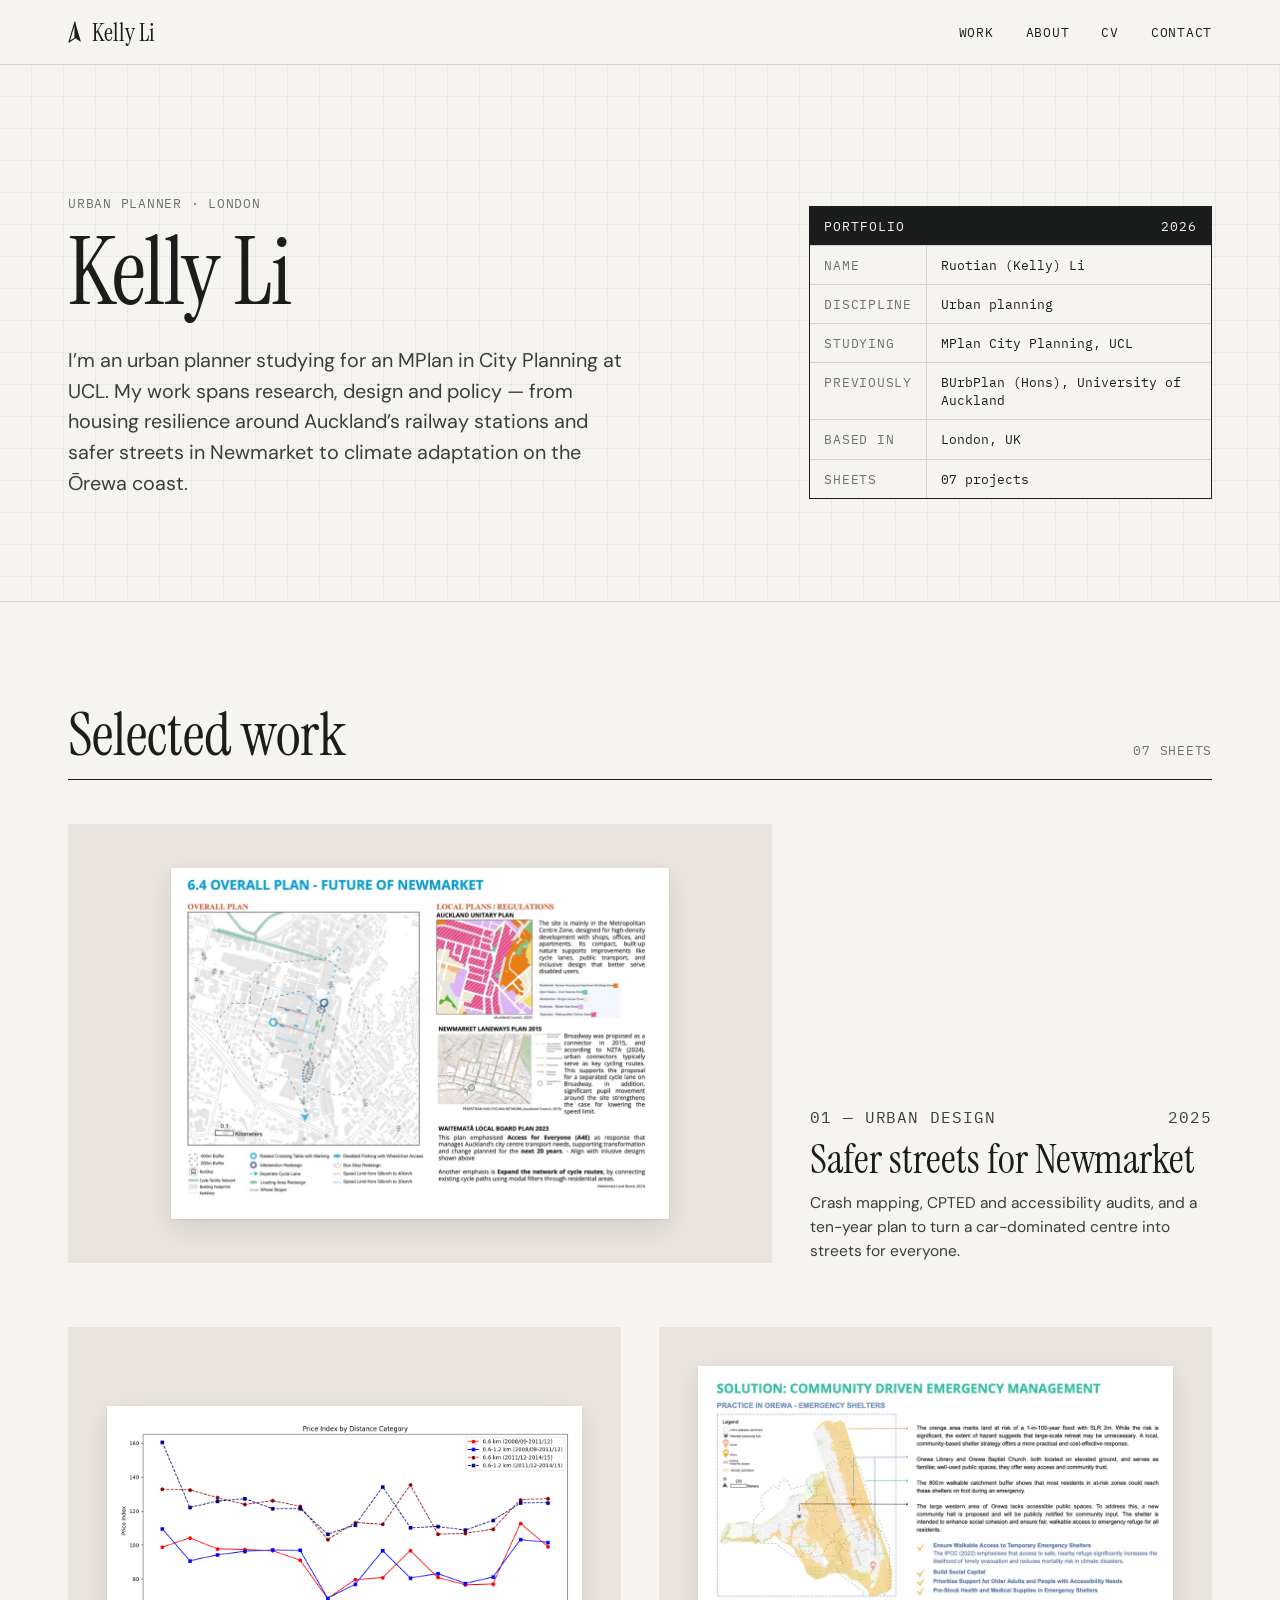
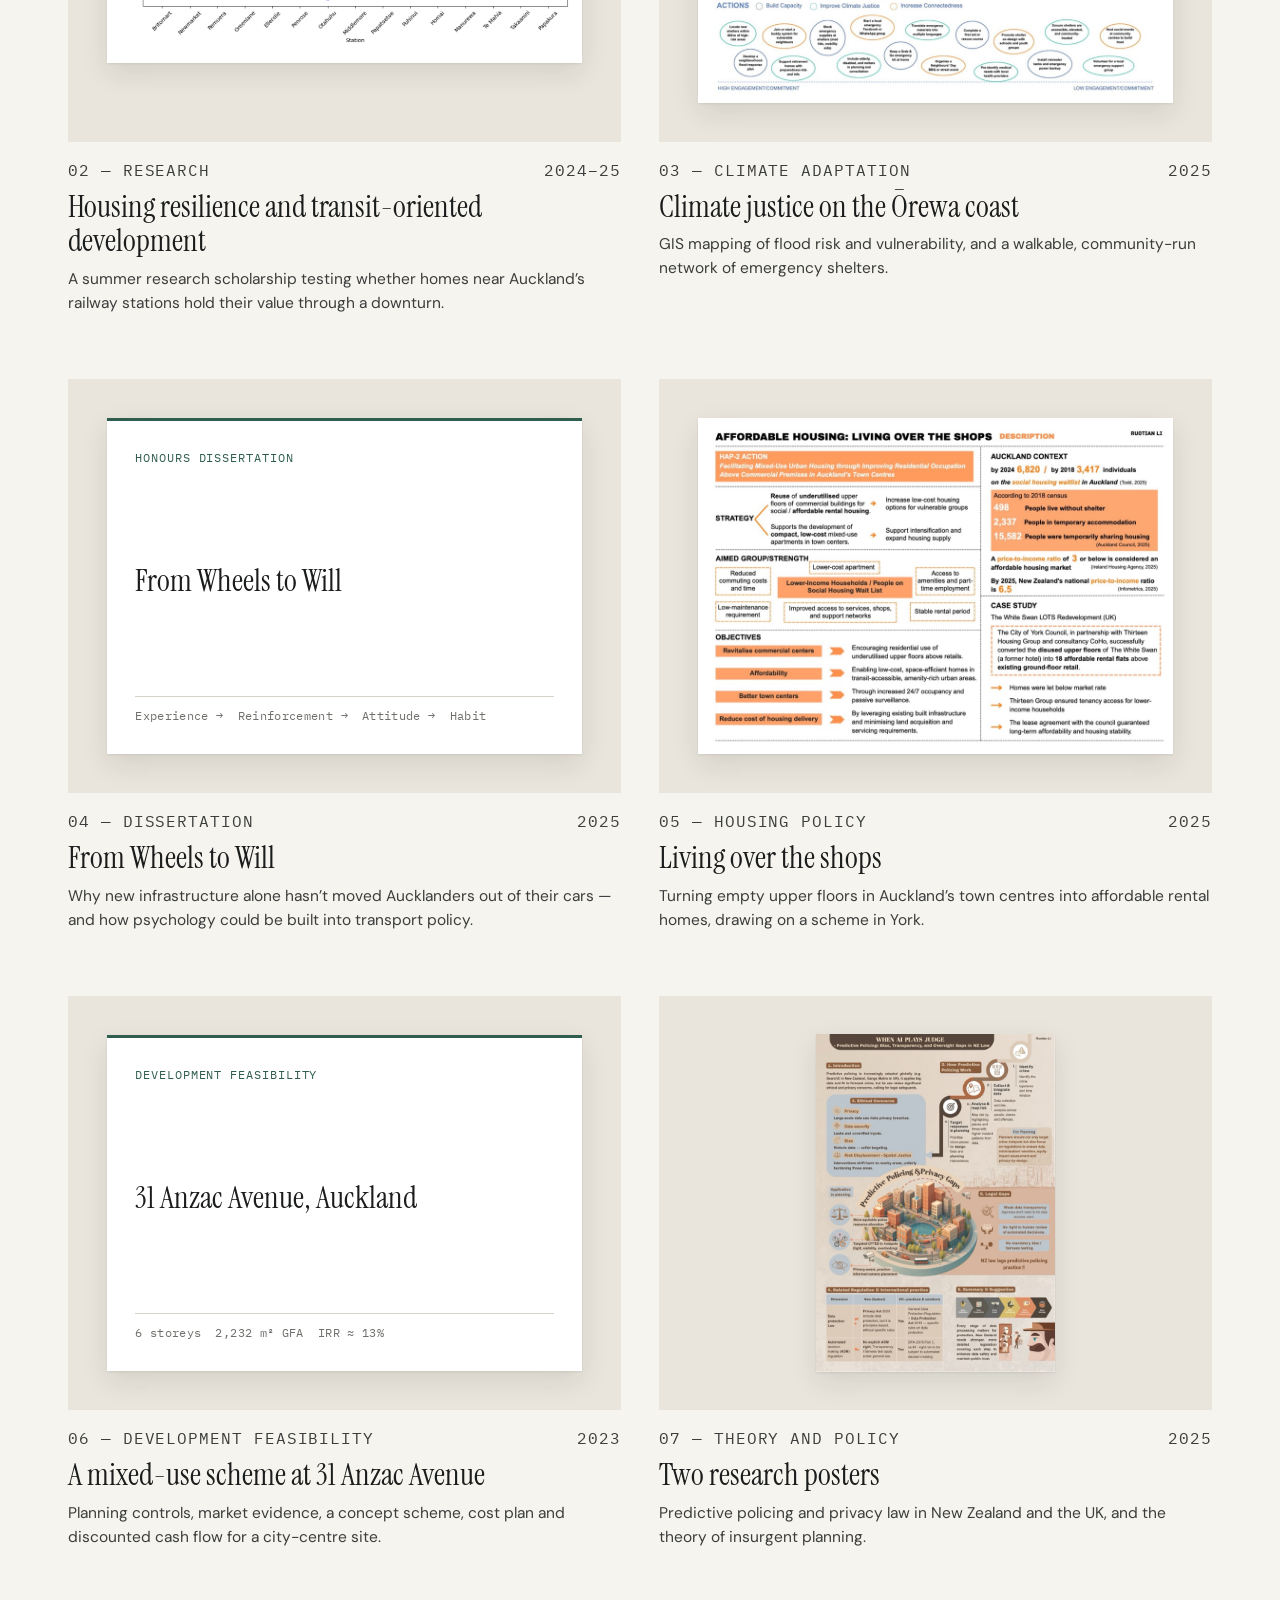
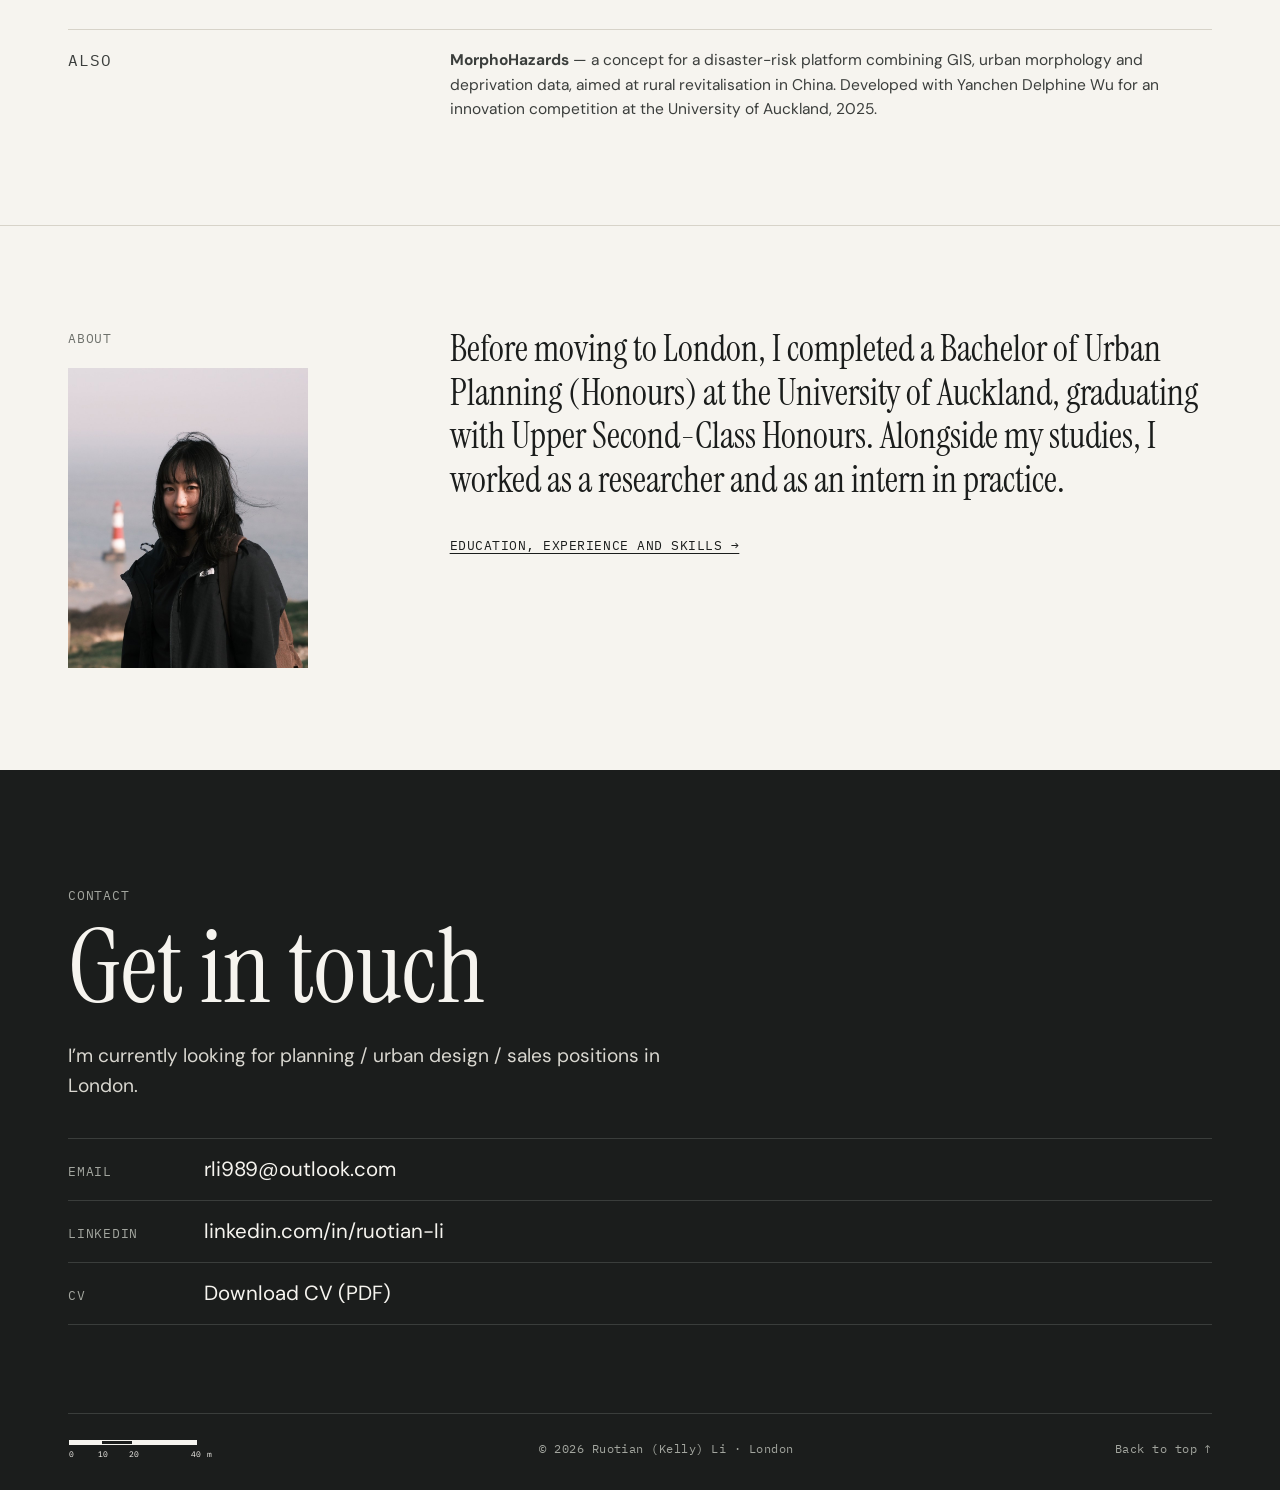
<file: index.html>
<!doctype html>
<html lang="en-GB">
<head>
<meta charset="utf-8">
<meta name="viewport" content="width=device-width, initial-scale=1">
<meta name="robots" content="noindex"><!-- draft: remove before launch -->
<title>Kelly Li — Urban Planner, London</title>
<meta name="description" content="Portfolio of Ruotian (Kelly) Li, an urban planner in London studying for an MPlan in City Planning at UCL. Selected work in research, fieldwork and practice.">
<meta property="og:title" content="Kelly Li — Urban Planner, London">
<meta property="og:description" content="Selected work in research, fieldwork and practice.">
<meta property="og:type" content="website">
<meta property="og:locale" content="en_GB">
<meta property="og:image" content="https://ruotian-li.github.io/assets/img/og-image.jpg">
<meta property="og:image:width" content="1200">
<meta property="og:image:height" content="630">
<meta property="og:image:alt" content="Kelly Li at Beachy Head, East Sussex">
<meta name="twitter:card" content="summary_large_image">
<link rel="icon" href="assets/img/favicon.svg" type="image/svg+xml">
<link rel="preconnect" href="https://fonts.googleapis.com">
<link rel="preconnect" href="https://fonts.gstatic.com" crossorigin>
<link rel="stylesheet" href="https://fonts.googleapis.com/css2?family=DM+Sans:opsz,wght@9..40,400;9..40,500&family=IBM+Plex+Mono:wght@400;500&family=Instrument+Serif:ital@0;1&display=swap">
<link rel="stylesheet" href="assets/css/style.css?v=2026112204">
</head>
<body id="top">
<a class="skip" href="#main">Skip to content</a>

<header class="site-header">
  <div class="wrap">
    <a class="brand" href="index.html" aria-label="Kelly Li — home">
      <svg viewBox="0 0 14 22" aria-hidden="true"><path d="M7 1 L13 21 L7 17 Z" fill="currentColor"/><path d="M7 1 L1 21 L7 17 Z" fill="none" stroke="currentColor" stroke-width="1.1" stroke-linejoin="round"/></svg>
      <span>Kelly Li</span>
    </a>
    <nav class="nav" aria-label="Main">
      <a href="index.html#work">Work</a>
      <a href="about.html">About</a>
      <a href="assets/Kelly-Li-CV.pdf">CV</a>
      <a href="#contact">Contact</a>
    </nav>
  </div>
</header>

<main id="main">

  <section class="hero">
    <div class="wrap">
      <div class="hero-text">
        <p class="eyebrow">Urban planner · London</p>
        <h1>Kelly Li</h1>
        <p class="lede">I’m an urban planner studying for an MPlan in City Planning at UCL. My work spans research, design and policy — from housing resilience around Auckland’s railway stations and safer streets in Newmarket to climate adaptation on the Ōrewa coast.</p>
      </div>
      <aside class="titleblock" aria-label="At a glance">
        <p class="tb-head"><span>Portfolio</span><span>2026</span></p>
        <dl>
          <dt>Name</dt><dd>Ruotian (Kelly) Li</dd>
          <dt>Discipline</dt><dd>Urban planning</dd>
          <dt>Studying</dt><dd>MPlan City Planning, UCL</dd>
          <dt>Previously</dt><dd>BUrbPlan (Hons), University of Auckland</dd>
          <dt>Based in</dt><dd>London, UK</dd>
          <dt>Sheets</dt><dd>07 projects</dd>
        </dl>
      </aside>
    </div>
  </section>

  <section class="section" id="work" aria-labelledby="work-title">
    <div class="wrap">
      <div class="section-head">
        <h2 id="work-title">Selected work</h2>
        <p class="eyebrow">07 sheets</p>
      </div>

      <div class="grid">
        <a class="card card--wide" href="projects/newmarket-streets.html">
          <div class="media"><img src="assets/img/projects/newmarket/card-sheet.jpg" width="1000" height="707" alt="Board showing the overall plan for Newmarket, with local plans and regulations"></div>
          <div class="card-body">
            <p class="card-meta"><span>01 — Urban design</span><span>2025</span></p>
            <h3>Safer streets for Newmarket</h3>
            <p>Crash mapping, CPTED and accessibility audits, and a ten-year plan to turn a car-dominated centre into streets for everyone.</p>
          </div>
        </a>

        <a class="card" href="projects/tod-housing-resilience.html">
          <div class="media"><img class="chart-sheet" src="assets/img/projects/tod/chart-southern.png" width="1200" height="600" alt="Line chart of house price indices by station on Auckland’s Southern Line" loading="lazy"></div>
          <div class="card-body">
            <p class="card-meta"><span>02 — Research</span><span>2024–25</span></p>
            <h3>Housing resilience and transit-oriented development</h3>
            <p>A summer research scholarship testing whether homes near Auckland’s railway stations hold their value through a downturn.</p>
          </div>
        </a>

        <a class="card" href="projects/orewa-coastal-shelters.html">
          <div class="media"><img src="assets/img/projects/orewa/card-sheet.jpg" width="1000" height="707" alt="Board showing the proposed Ōrewa emergency shelter network over the flood zone" loading="lazy"></div>
          <div class="card-body">
            <p class="card-meta"><span>03 — Climate adaptation</span><span>2025</span></p>
            <h3>Climate justice on the Ōrewa coast</h3>
            <p>GIS mapping of flood risk and vulnerability, and a walkable, community-run network of emergency shelters.</p>
          </div>
        </a>

        <a class="card" href="projects/from-wheels-to-will.html">
          <div class="media"><div class="type-tile">
            <p class="tt-label">Honours dissertation</p>
            <p class="tt-main">From Wheels to Will</p>
            <p class="tt-row"><span>Experience →</span><span>Reinforcement →</span><span>Attitude →</span><span>Habit</span></p>
          </div></div>
          <div class="card-body">
            <p class="card-meta"><span>04 — Dissertation</span><span>2025</span></p>
            <h3>From Wheels to Will</h3>
            <p>Why new infrastructure alone hasn’t moved Aucklanders out of their cars — and how psychology could be built into transport policy.</p>
          </div>
        </a>

        <a class="card" href="projects/living-over-the-shops.html">
          <div class="media"><img src="assets/img/projects/living/card-sheet.jpg" width="1000" height="707" alt="Policy board on affordable housing above shops in Auckland’s town centres" loading="lazy"></div>
          <div class="card-body">
            <p class="card-meta"><span>05 — Housing policy</span><span>2025</span></p>
            <h3>Living over the shops</h3>
            <p>Turning empty upper floors in Auckland’s town centres into affordable rental homes, drawing on a scheme in York.</p>
          </div>
        </a>

        <a class="card" href="projects/anzac-avenue-feasibility.html">
          <div class="media"><div class="type-tile">
            <p class="tt-label">Development feasibility</p>
            <p class="tt-main">31 Anzac Avenue, Auckland</p>
            <p class="tt-row"><span>6 storeys</span><span>2,232 m² GFA</span><span>IRR ≈ 13%</span></p>
          </div></div>
          <div class="card-body">
            <p class="card-meta"><span>06 — Development feasibility</span><span>2023</span></p>
            <h3>A mixed-use scheme at 31 Anzac Avenue</h3>
            <p>Planning controls, market evidence, a concept scheme, cost plan and discounted cash flow for a city-centre site.</p>
          </div>
        </a>

        <a class="card" href="projects/planning-posters.html">
          <div class="media"><img src="assets/img/projects/posters/card-sheet.jpg" width="640" height="904" alt="Poster titled When AI Plays Judge, about predictive policing" loading="lazy"></div>
          <div class="card-body">
            <p class="card-meta"><span>07 — Theory and policy</span><span>2025</span></p>
            <h3>Two research posters</h3>
            <p>Predictive policing and privacy law in New Zealand and the UK, and the theory of insurgent planning.</p>
          </div>
        </a>
      </div>

      <div class="also">
        <p class="eyebrow">Also</p>
        <p><strong>MorphoHazards</strong> — a concept for a disaster-risk platform combining GIS, urban morphology and deprivation data, aimed at rural revitalisation in China. Developed with Yanchen Delphine Wu for an innovation competition at the University of Auckland, 2025.</p>
      </div>
    </div>
  </section>

  <section class="section section--about" aria-labelledby="about-title">
    <div class="wrap split">
      <div class="about-side">
        <h2 id="about-title" class="eyebrow">About</h2>
        <a href="about.html" tabindex="-1" aria-hidden="true"><img class="about-thumb" src="assets/img/kelly-portrait.jpg" width="880" height="1100" alt="" loading="lazy"></a>
      </div>
      <div>
        <p class="big">Before moving to London, I completed a Bachelor of Urban Planning (Honours) at the University of Auckland, graduating with Upper Second-Class Honours. Alongside my studies, I worked as a researcher and as an intern in practice.</p>
        <a class="arrow-link" href="about.html">Education, experience and skills →</a>
      </div>
    </div>
  </section>

</main>

<footer class="site-footer" id="contact">
  <div class="wrap">
    <div class="contact">
      <p class="eyebrow">Contact</p>
      <h2>Get in touch</h2>
      <p class="avail">I’m currently looking for planning / urban design / sales positions in London.</p>
      <ul class="contact-links">
        <li><span class="mono">Email</span><a href="mailto:rli989@outlook.com">rli989@outlook.com</a></li>
        <li><span class="mono">LinkedIn</span><a href="https://www.linkedin.com/in/ruotian-li-317829247/" target="_blank" rel="noopener">linkedin.com/in/ruotian-li</a></li>
        <li><span class="mono">CV</span><a href="assets/Kelly-Li-CV.pdf">Download CV (PDF)</a></li>
      </ul>
    </div>
    <div class="colophon">
      <svg class="scalebar" viewBox="0 0 150 26" role="img" aria-label="Scale bar">
        <g fill="currentColor" font-family="IBM Plex Mono, monospace" font-size="8">
          <rect x="1" y="4" width="32" height="5"/>
          <rect x="33.5" y="4.5" width="31" height="4" fill="none" stroke="currentColor"/>
          <rect x="65" y="4" width="64" height="5"/>
          <text x="1" y="21">0</text><text x="30" y="21">10</text><text x="61" y="21">20</text><text x="123" y="21">40 m</text>
        </g>
      </svg>
      <p>© 2026 Ruotian (Kelly) Li · London</p>
      <a href="#top">Back to top ↑</a>
    </div>
  </div>
</footer>

<script src="assets/js/main.js?v=2026112204" defer></script>
</body>
</html>
</file>
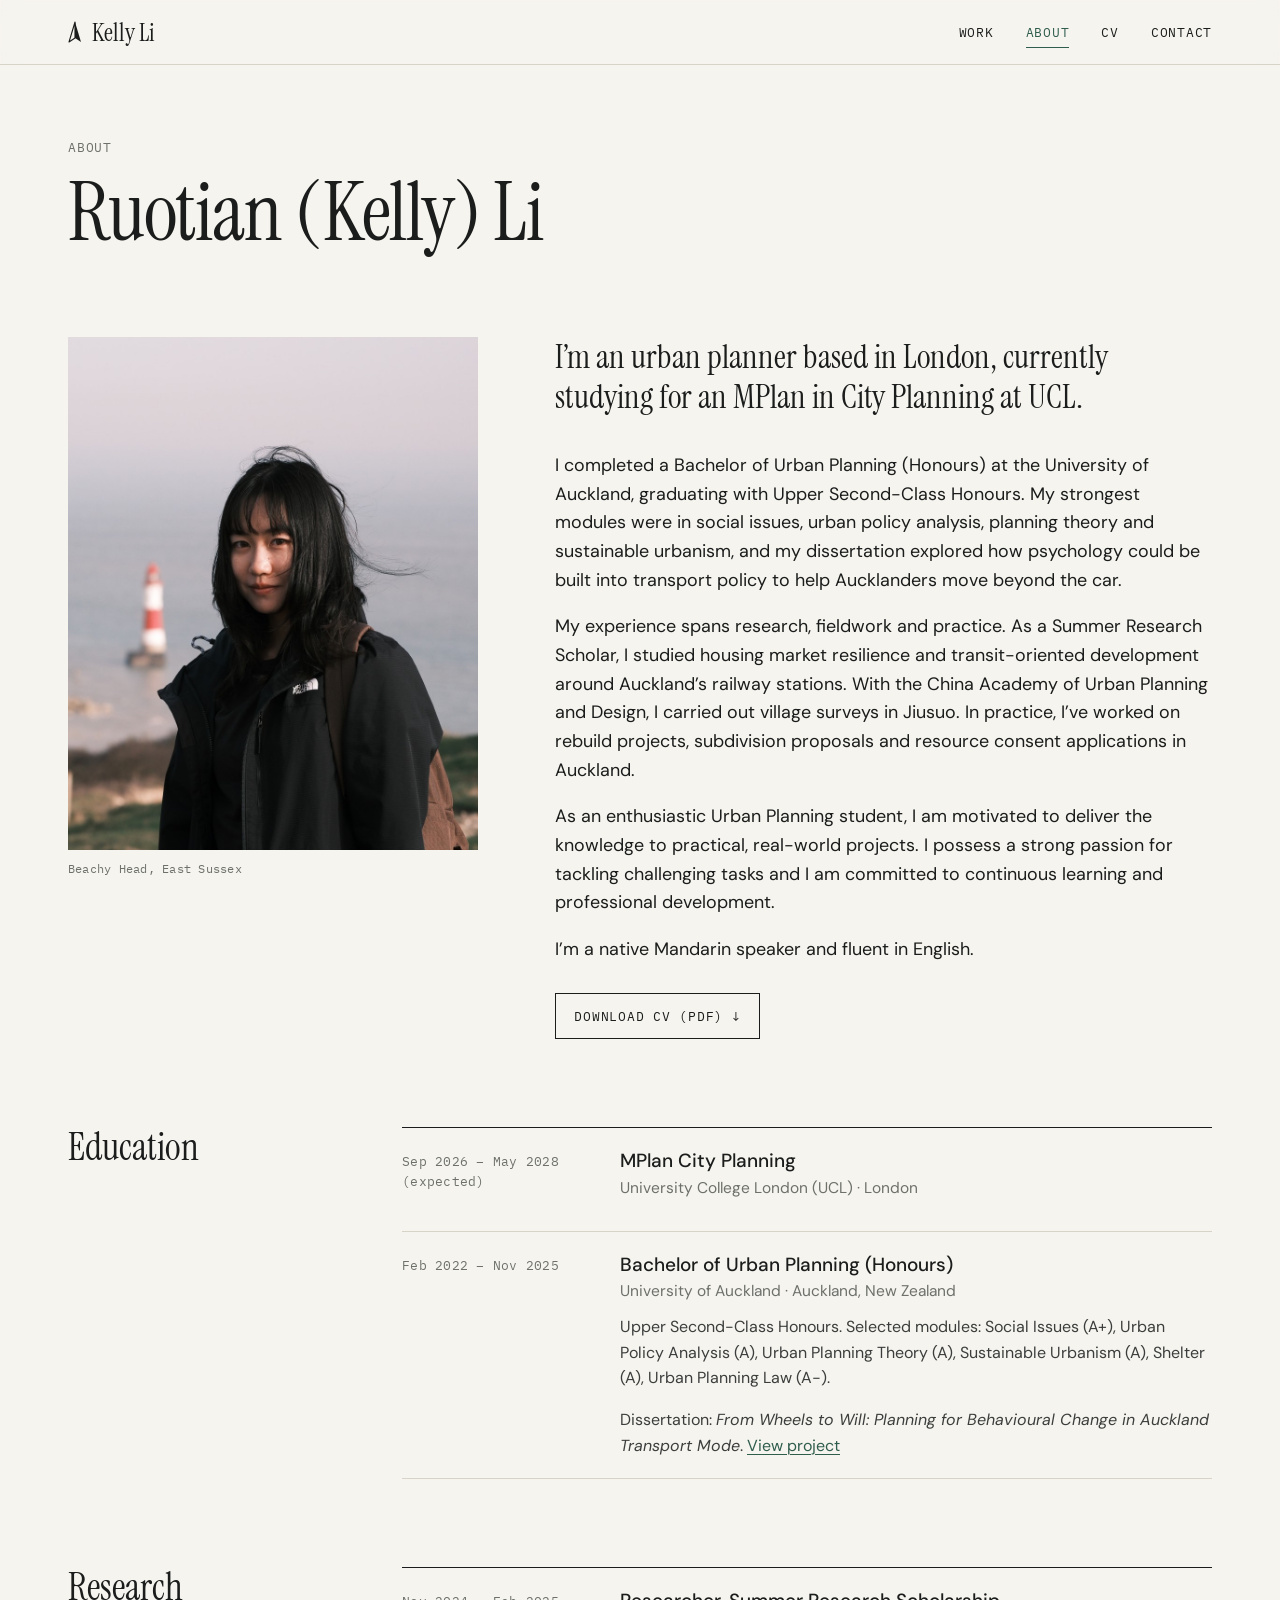
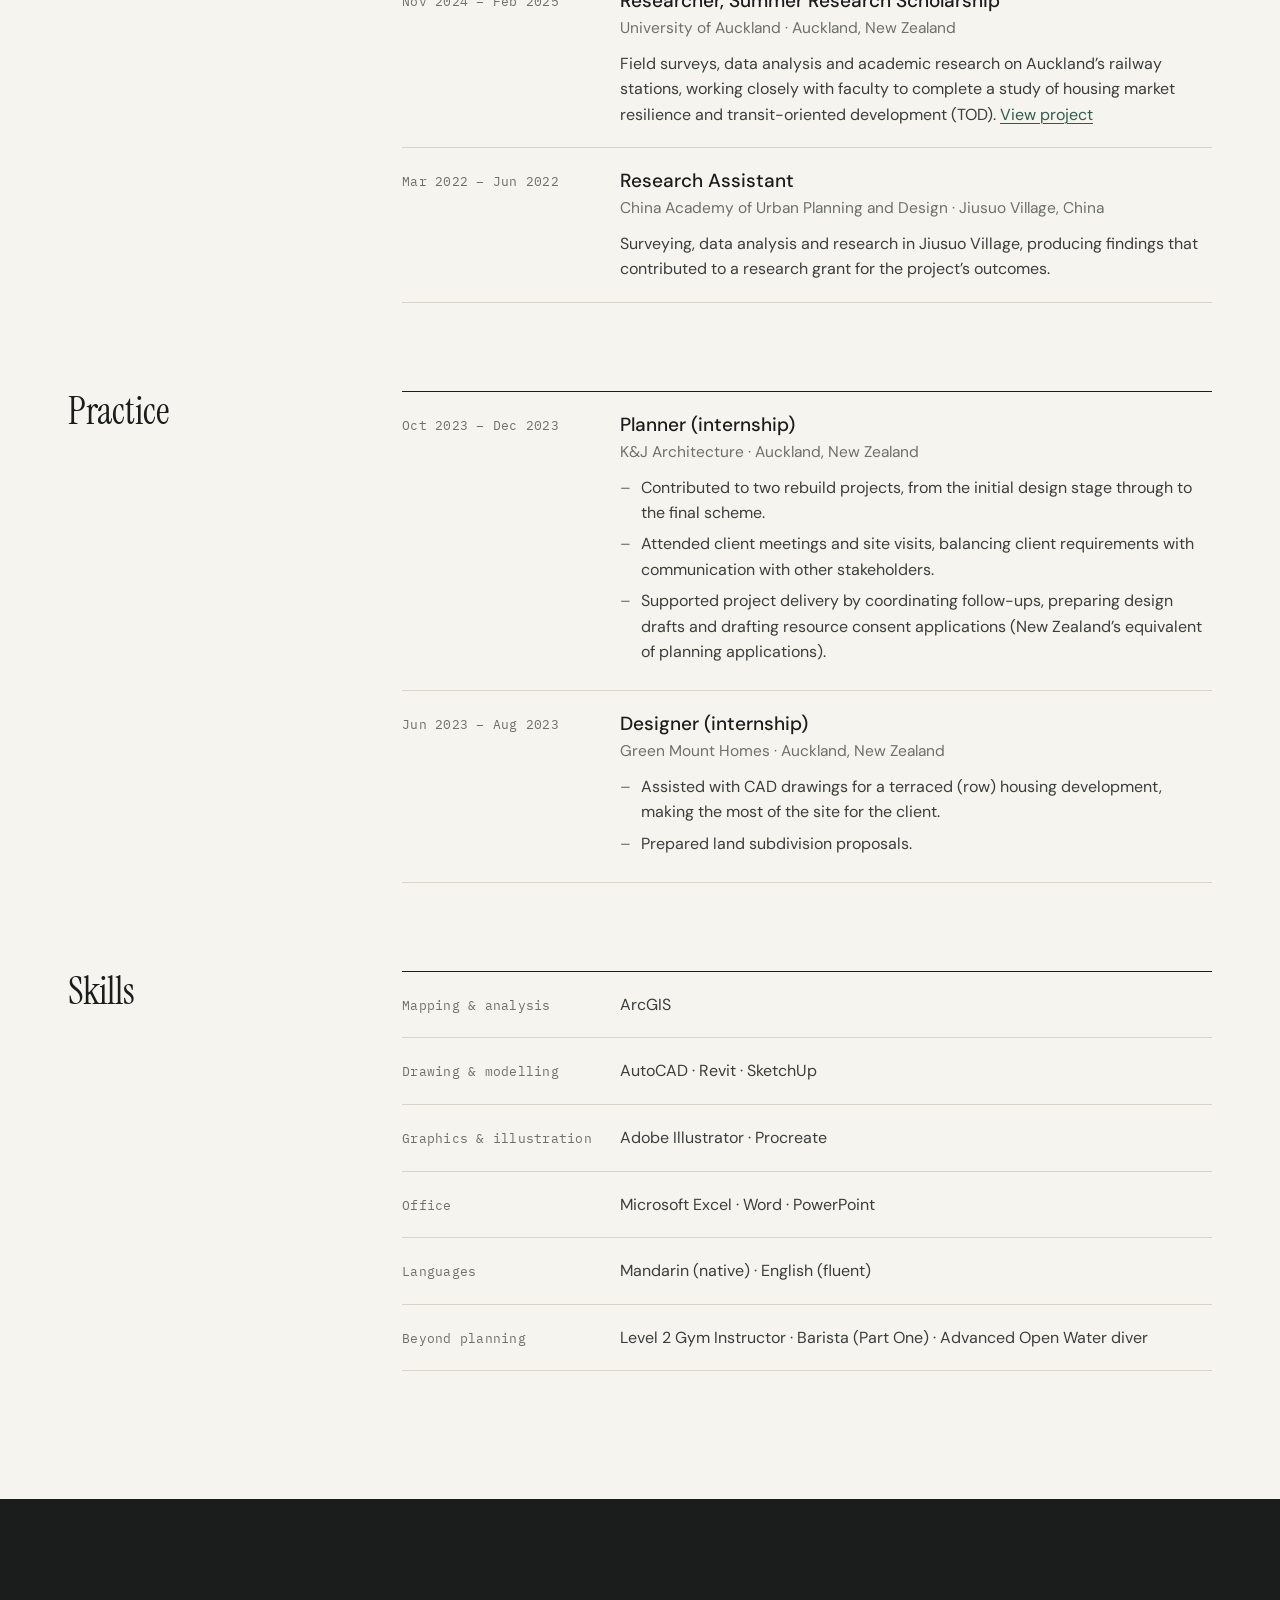
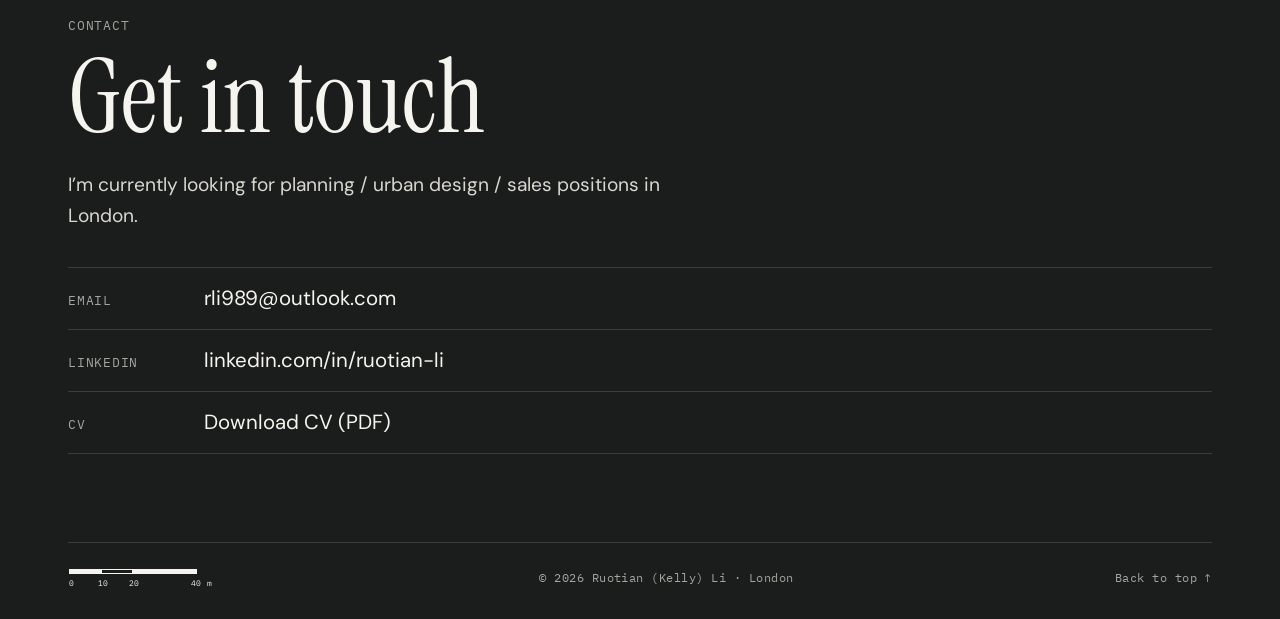
<file: about.html>
<!doctype html>
<html lang="en-GB">
<head>
<meta charset="utf-8">
<meta name="viewport" content="width=device-width, initial-scale=1">
<meta name="robots" content="noindex"><!-- draft: remove before launch -->
<title>About — Kelly Li</title>
<meta name="description" content="About Ruotian (Kelly) Li: education, research, practice and skills. Urban planner studying for an MPlan in City Planning at UCL.">
<meta property="og:title" content="About — Kelly Li">
<meta property="og:type" content="profile">
<meta property="og:locale" content="en_GB">
<meta property="og:image" content="https://ruotian-li.github.io/assets/img/og-image.jpg">
<meta property="og:image:width" content="1200">
<meta property="og:image:height" content="630">
<meta property="og:image:alt" content="Kelly Li at Beachy Head, East Sussex">
<meta name="twitter:card" content="summary_large_image">
<link rel="icon" href="assets/img/favicon.svg" type="image/svg+xml">
<link rel="preconnect" href="https://fonts.googleapis.com">
<link rel="preconnect" href="https://fonts.gstatic.com" crossorigin>
<link rel="stylesheet" href="https://fonts.googleapis.com/css2?family=DM+Sans:opsz,wght@9..40,400;9..40,500&family=IBM+Plex+Mono:wght@400;500&family=Instrument+Serif:ital@0;1&display=swap">
<link rel="stylesheet" href="assets/css/style.css?v=2026112204">
</head>
<body id="top">
<a class="skip" href="#main">Skip to content</a>

<header class="site-header">
  <div class="wrap">
    <a class="brand" href="index.html" aria-label="Kelly Li — home">
      <svg viewBox="0 0 14 22" aria-hidden="true"><path d="M7 1 L13 21 L7 17 Z" fill="currentColor"/><path d="M7 1 L1 21 L7 17 Z" fill="none" stroke="currentColor" stroke-width="1.1" stroke-linejoin="round"/></svg>
      <span>Kelly Li</span>
    </a>
    <nav class="nav" aria-label="Main">
      <a href="index.html#work">Work</a>
      <a href="about.html" aria-current="page">About</a>
      <a href="assets/Kelly-Li-CV.pdf">CV</a>
      <a href="#contact">Contact</a>
    </nav>
  </div>
</header>

<main id="main">

  <header class="page-head wrap">
    <p class="eyebrow">About</p>
    <h1>Ruotian (Kelly) Li</h1>
  </header>

  <section class="wrap about-intro" aria-label="Introduction">
    <figure class="portrait">
      <img src="assets/img/kelly-portrait.jpg" width="880" height="1100" alt="Kelly Li on the clifftop at Beachy Head, with the lighthouse behind her">
      <figcaption>Beachy Head, East Sussex</figcaption>
    </figure>
    <div class="bio">
      <p>I’m an urban planner based in London, currently studying for an MPlan in City Planning at UCL.</p>
      <p>I completed a Bachelor of Urban Planning (Honours) at the University of Auckland, graduating with Upper Second-Class Honours. My strongest modules were in social issues, urban policy analysis, planning theory and sustainable urbanism, and my dissertation explored how psychology could be built into transport policy to help Aucklanders move beyond the car.</p>
      <p>My experience spans research, fieldwork and practice. As a Summer Research Scholar, I studied housing market resilience and transit-oriented development around Auckland’s railway stations. With the China Academy of Urban Planning and Design, I carried out village surveys in Jiusuo. In practice, I’ve worked on rebuild projects, subdivision proposals and resource consent applications in Auckland.</p>
      <p>As an enthusiastic Urban Planning student, I am motivated to deliver the knowledge to practical, real-world projects. I possess a strong passion for tackling challenging tasks and I am committed to continuous learning and professional development.</p>
      <p>I’m a native Mandarin speaker and fluent in English.</p>
      <a class="btn" href="assets/Kelly-Li-CV.pdf">Download CV (PDF) ↓</a>
    </div>
  </section>

  <section class="wrap ledger" aria-labelledby="edu-title">
    <h2 id="edu-title">Education</h2>
    <ol class="entries">
      <li class="entry">
        <p class="when">Sep 2026 – May 2028<br>(expected)</p>
        <div>
          <h3>MPlan City Planning</h3>
          <p class="where">University College London (UCL) · London</p>
        </div>
      </li>
      <li class="entry">
        <p class="when">Feb 2022 – Nov 2025</p>
        <div>
          <h3>Bachelor of Urban Planning (Honours)</h3>
          <p class="where">University of Auckland · Auckland, New Zealand</p>
          <p>Upper Second-Class Honours. Selected modules: Social Issues (A+), Urban Policy Analysis (A), Urban Planning Theory (A), Sustainable Urbanism (A), Shelter (A), Urban Planning Law (A−).</p>
          <p>Dissertation: <em>From Wheels to Will: Planning for Behavioural Change in Auckland Transport Mode</em>. <a href="projects/from-wheels-to-will.html">View project</a></p>
        </div>
      </li>
    </ol>
  </section>

  <section class="wrap ledger" aria-labelledby="research-title">
    <h2 id="research-title">Research</h2>
    <ol class="entries">
      <li class="entry">
        <p class="when">Nov 2024 – Feb 2025</p>
        <div>
          <h3>Researcher, Summer Research Scholarship</h3>
          <p class="where">University of Auckland · Auckland, New Zealand</p>
          <p>Field surveys, data analysis and academic research on Auckland’s railway stations, working closely with faculty to complete a study of housing market resilience and transit-oriented development (TOD). <a href="projects/tod-housing-resilience.html">View project</a></p>
        </div>
      </li>
      <li class="entry">
        <p class="when">Mar 2022 – Jun 2022</p>
        <div>
          <h3>Research Assistant</h3>
          <p class="where">China Academy of Urban Planning and Design · Jiusuo Village, China</p>
          <p>Surveying, data analysis and research in Jiusuo Village, producing findings that contributed to a research grant for the project’s outcomes.</p>
        </div>
      </li>
    </ol>
  </section>

  <section class="wrap ledger" aria-labelledby="practice-title">
    <h2 id="practice-title">Practice</h2>
    <ol class="entries">
      <li class="entry">
        <p class="when">Oct 2023 – Dec 2023</p>
        <div>
          <h3>Planner (internship)</h3>
          <p class="where">K&amp;J Architecture · Auckland, New Zealand</p>
          <ul>
            <li>Contributed to two rebuild projects, from the initial design stage through to the final scheme.</li>
            <li>Attended client meetings and site visits, balancing client requirements with communication with other stakeholders.</li>
            <li>Supported project delivery by coordinating follow-ups, preparing design drafts and drafting resource consent applications (New Zealand’s equivalent of planning applications).</li>
          </ul>
        </div>
      </li>
      <li class="entry">
        <p class="when">Jun 2023 – Aug 2023</p>
        <div>
          <h3>Designer (internship)</h3>
          <p class="where">Green Mount Homes · Auckland, New Zealand</p>
          <ul>
            <li>Assisted with CAD drawings for a terraced (row) housing development, making the most of the site for the client.</li>
            <li>Prepared land subdivision proposals.</li>
          </ul>
        </div>
      </li>
    </ol>
  </section>

  <section class="wrap ledger" aria-labelledby="skills-title">
    <h2 id="skills-title">Skills</h2>
    <ol class="entries">
      <li class="entry">
        <p class="when">Mapping &amp; analysis</p>
        <div><p>ArcGIS</p></div>
      </li>
      <li class="entry">
        <p class="when">Drawing &amp; modelling</p>
        <div><p>AutoCAD · Revit · SketchUp</p></div>
      </li>
      <li class="entry">
        <p class="when">Graphics &amp; illustration</p>
        <div><p>Adobe Illustrator · Procreate</p></div>
      </li>
      <li class="entry">
        <p class="when">Office</p>
        <div><p>Microsoft Excel · Word · PowerPoint</p></div>
      </li>
      <li class="entry">
        <p class="when">Languages</p>
        <div><p>Mandarin (native) · English (fluent)</p></div>
      </li>
      <li class="entry">
        <p class="when">Beyond planning</p>
        <div><p>Level 2 Gym Instructor · Barista (Part One) · Advanced Open Water diver</p></div>
      </li>
    </ol>
  </section>

</main>

<footer class="site-footer" id="contact" style="margin-top: clamp(72px, 10vw, 128px);">
  <div class="wrap">
    <div class="contact">
      <p class="eyebrow">Contact</p>
      <h2>Get in touch</h2>
      <p class="avail">I’m currently looking for planning / urban design / sales positions in London.</p>
      <ul class="contact-links">
        <li><span class="mono">Email</span><a href="mailto:rli989@outlook.com">rli989@outlook.com</a></li>
        <li><span class="mono">LinkedIn</span><a href="https://www.linkedin.com/in/ruotian-li-317829247/" target="_blank" rel="noopener">linkedin.com/in/ruotian-li</a></li>
        <li><span class="mono">CV</span><a href="assets/Kelly-Li-CV.pdf">Download CV (PDF)</a></li>
      </ul>
    </div>
    <div class="colophon">
      <svg class="scalebar" viewBox="0 0 150 26" role="img" aria-label="Scale bar">
        <g fill="currentColor" font-family="IBM Plex Mono, monospace" font-size="8">
          <rect x="1" y="4" width="32" height="5"/>
          <rect x="33.5" y="4.5" width="31" height="4" fill="none" stroke="currentColor"/>
          <rect x="65" y="4" width="64" height="5"/>
          <text x="1" y="21">0</text><text x="30" y="21">10</text><text x="61" y="21">20</text><text x="123" y="21">40 m</text>
        </g>
      </svg>
      <p>© 2026 Ruotian (Kelly) Li · London</p>
      <a href="#top">Back to top ↑</a>
    </div>
  </div>
</footer>

<script src="assets/js/main.js?v=2026112204" defer></script>
</body>
</html>
</file>
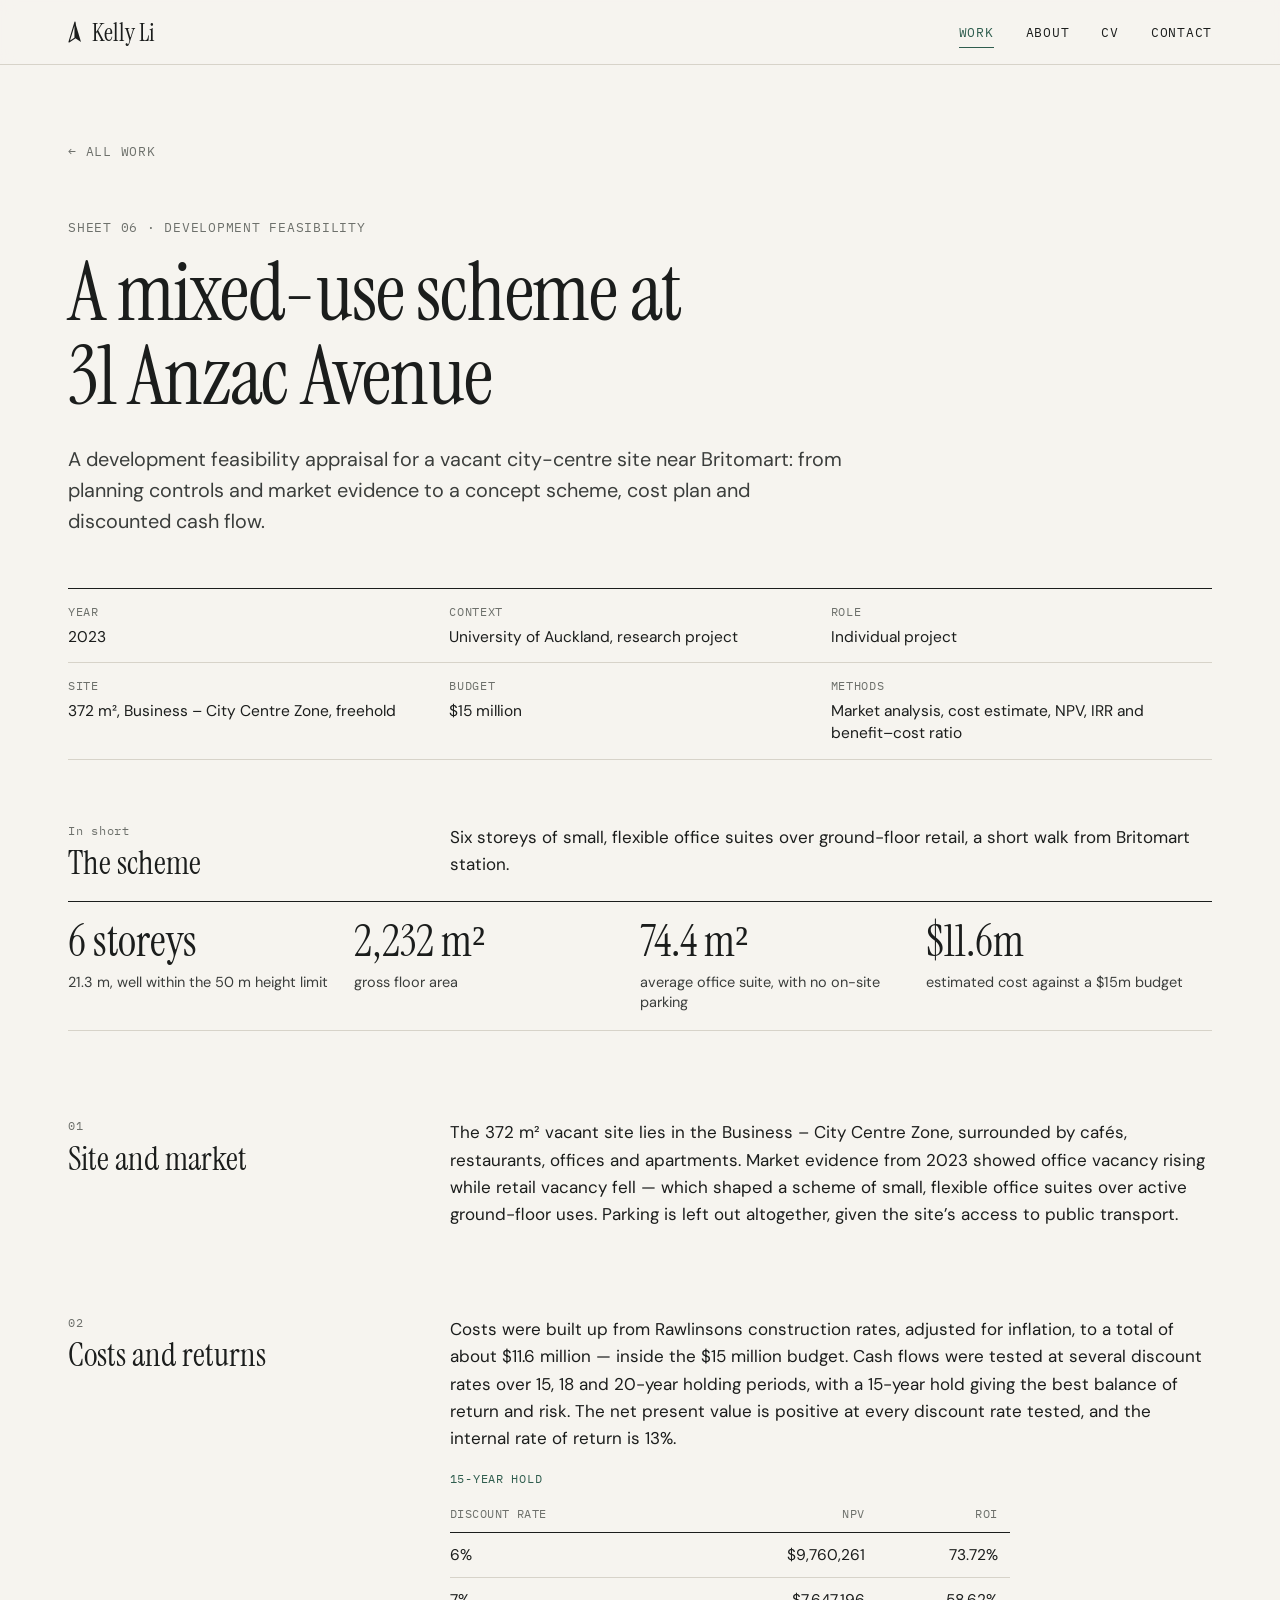
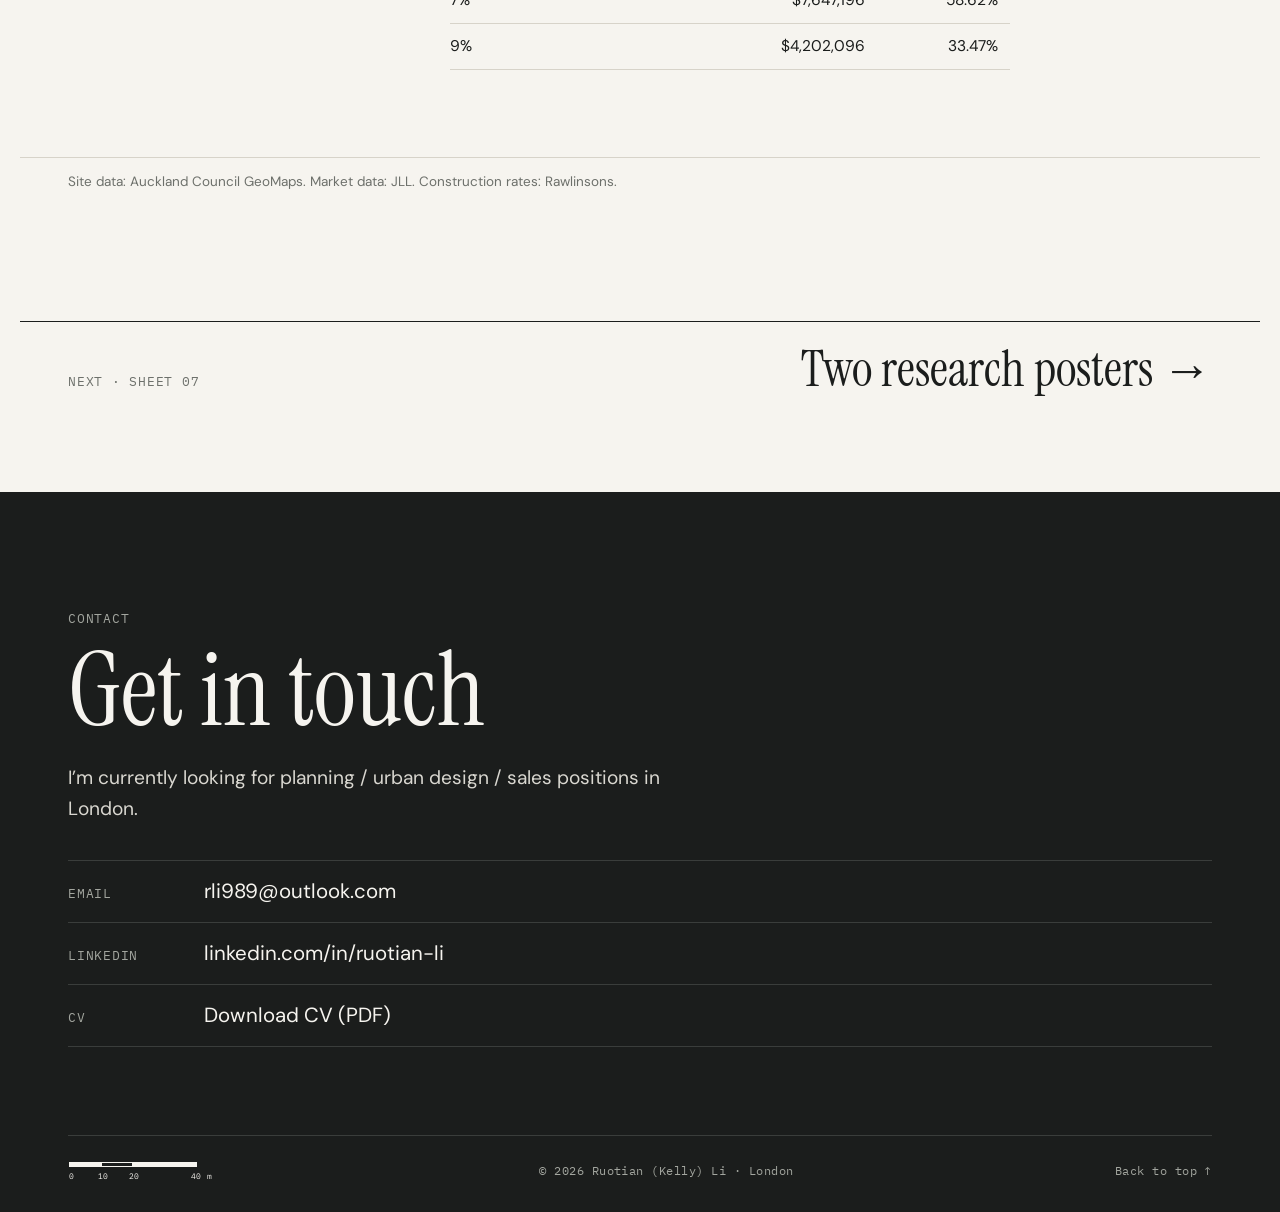
<file: projects/anzac-avenue-feasibility.html>
<!doctype html>
<html lang="en-GB">
<head>
<meta charset="utf-8">
<meta name="viewport" content="width=device-width, initial-scale=1">
<meta name="robots" content="noindex"><!-- draft: remove before launch -->
<title>A mixed-use scheme at 31 Anzac Avenue — Kelly Li</title>
<meta name="description" content="A development feasibility appraisal for a vacant city-centre site near Britomart, Auckland: planning controls, market evidence, concept scheme, cost plan and discounted cash flow.">
<meta property="og:title" content="A mixed-use scheme at 31 Anzac Avenue">
<meta property="og:type" content="article">
<meta property="og:locale" content="en_GB">
<meta property="og:image" content="https://ruotian-li.github.io/assets/img/og-image.jpg">
<meta property="og:image:width" content="1200">
<meta property="og:image:height" content="630">
<meta property="og:image:alt" content="Kelly Li at Beachy Head, East Sussex">
<meta name="twitter:card" content="summary_large_image">
<link rel="icon" href="../assets/img/favicon.svg" type="image/svg+xml">
<link rel="preconnect" href="https://fonts.googleapis.com">
<link rel="preconnect" href="https://fonts.gstatic.com" crossorigin>
<link rel="stylesheet" href="https://fonts.googleapis.com/css2?family=DM+Sans:opsz,wght@9..40,400;9..40,500&family=IBM+Plex+Mono:wght@400;500&family=Instrument+Serif:ital@0;1&display=swap">
<link rel="stylesheet" href="../assets/css/style.css?v=2026112204">
</head>
<body id="top">
<a class="skip" href="#main">Skip to content</a>

<header class="site-header">
  <div class="wrap">
    <a class="brand" href="../index.html" aria-label="Kelly Li — home">
      <svg viewBox="0 0 14 22" aria-hidden="true"><path d="M7 1 L13 21 L7 17 Z" fill="currentColor"/><path d="M7 1 L1 21 L7 17 Z" fill="none" stroke="currentColor" stroke-width="1.1" stroke-linejoin="round"/></svg>
      <span>Kelly Li</span>
    </a>
    <nav class="nav" aria-label="Main">
      <a href="../index.html#work" aria-current="page">Work</a>
      <a href="../about.html">About</a>
      <a href="../assets/Kelly-Li-CV.pdf">CV</a>
      <a href="#contact">Contact</a>
    </nav>
  </div>
</header>

<main id="main">
<article>

  <header class="page-head wrap">
    <a class="back" href="../index.html#work">← All work</a>
    <p class="eyebrow">Sheet 06 · Development feasibility</p>
    <h1>A mixed-use scheme at 31 Anzac Avenue</h1>
    <p class="lede">A development feasibility appraisal for a vacant city-centre site near Britomart: from planning controls and market evidence to a concept scheme, cost plan and discounted cash flow.</p>
    <dl class="facts">
      <div><dt>Year</dt><dd>2023</dd></div>
      <div><dt>Context</dt><dd>University of Auckland, research project</dd></div>
      <div><dt>Role</dt><dd>Individual project</dd></div>
      <div><dt>Site</dt><dd>372 m², Business – City Centre Zone, freehold</dd></div>
      <div><dt>Budget</dt><dd>$15 million</dd></div>
      <div><dt>Methods</dt><dd>Market analysis, cost estimate, NPV, IRR and benefit–cost ratio</dd></div>
    </dl>
  </header>

  <section class="wrap block lead-panel" aria-label="The scheme in numbers">
    <h2><span class="num">In short</span>The scheme</h2>
    <div class="body"><p>Six storeys of small, flexible office suites over ground-floor retail, a short walk from Britomart station.</p></div>
    <div class="stats">
      <div class="stat"><b>6 storeys</b><span>21.3 m, well within the 50 m height limit</span></div>
      <div class="stat"><b>2,232 m²</b><span>gross floor area</span></div>
      <div class="stat"><b>74.4 m²</b><span>average office suite, with no on-site parking</span></div>
      <div class="stat"><b>$11.6m</b><span>estimated cost against a $15m budget</span></div>
    </div>
  </section>

  <section class="wrap block">
    <h2><span class="num">01</span>Site and market</h2>
    <div class="body">
      <p>The 372 m² vacant site lies in the Business – City Centre Zone, surrounded by cafés, restaurants, offices and apartments. Market evidence from 2023 showed office vacancy rising while retail vacancy fell — which shaped a scheme of small, flexible office suites over active ground-floor uses. Parking is left out altogether, given the site’s access to public transport.</p>
    </div>
  </section>

  <section class="wrap block">
    <h2><span class="num">02</span>Costs and returns</h2>
    <div class="body">
      <p>Costs were built up from Rawlinsons construction rates, adjusted for inflation, to a total of about $11.6 million — inside the $15 million budget. Cash flows were tested at several discount rates over 15, 18 and 20-year holding periods, with a 15-year hold giving the best balance of return and risk. The net present value is positive at every discount rate tested, and the internal rate of return is 13%.</p>
      <table class="data-table">
        <caption>15-year hold</caption>
        <thead><tr><th scope="col">Discount rate</th><th scope="col">NPV</th><th scope="col">ROI</th></tr></thead>
        <tbody>
          <tr><td>6%</td><td>$9,760,261</td><td>73.72%</td></tr>
          <tr><td>7%</td><td>$7,647,196</td><td>58.62%</td></tr>
          <tr><td>9%</td><td>$4,202,096</td><td>33.47%</td></tr>
        </tbody>
      </table>
    </div>
  </section>

  <div class="wrap credits"><p>Site data: Auckland Council GeoMaps. Market data: JLL. Construction rates: Rawlinsons.</p></div>

  <nav class="wrap next" aria-label="Next project">
    <p class="eyebrow">Next · Sheet 07</p>
    <a href="planning-posters.html">Two research posters →</a>
  </nav>

</article>
</main>

<footer class="site-footer" id="contact">
  <div class="wrap">
    <div class="contact">
      <p class="eyebrow">Contact</p>
      <h2>Get in touch</h2>
      <p class="avail">I’m currently looking for planning / urban design / sales positions in London.</p>
      <ul class="contact-links">
        <li><span class="mono">Email</span><a href="mailto:rli989@outlook.com">rli989@outlook.com</a></li>
        <li><span class="mono">LinkedIn</span><a href="https://www.linkedin.com/in/ruotian-li-317829247/" target="_blank" rel="noopener">linkedin.com/in/ruotian-li</a></li>
        <li><span class="mono">CV</span><a href="../assets/Kelly-Li-CV.pdf">Download CV (PDF)</a></li>
      </ul>
    </div>
    <div class="colophon">
      <svg class="scalebar" viewBox="0 0 150 26" role="img" aria-label="Scale bar">
        <g fill="currentColor" font-family="IBM Plex Mono, monospace" font-size="8">
          <rect x="1" y="4" width="32" height="5"/>
          <rect x="33.5" y="4.5" width="31" height="4" fill="none" stroke="currentColor"/>
          <rect x="65" y="4" width="64" height="5"/>
          <text x="1" y="21">0</text><text x="30" y="21">10</text><text x="61" y="21">20</text><text x="123" y="21">40 m</text>
        </g>
      </svg>
      <p>© 2026 Ruotian (Kelly) Li · London</p>
      <a href="#top">Back to top ↑</a>
    </div>
  </div>
</footer>

<script src="../assets/js/main.js?v=2026112204" defer></script>
</body>
</html>
</file>
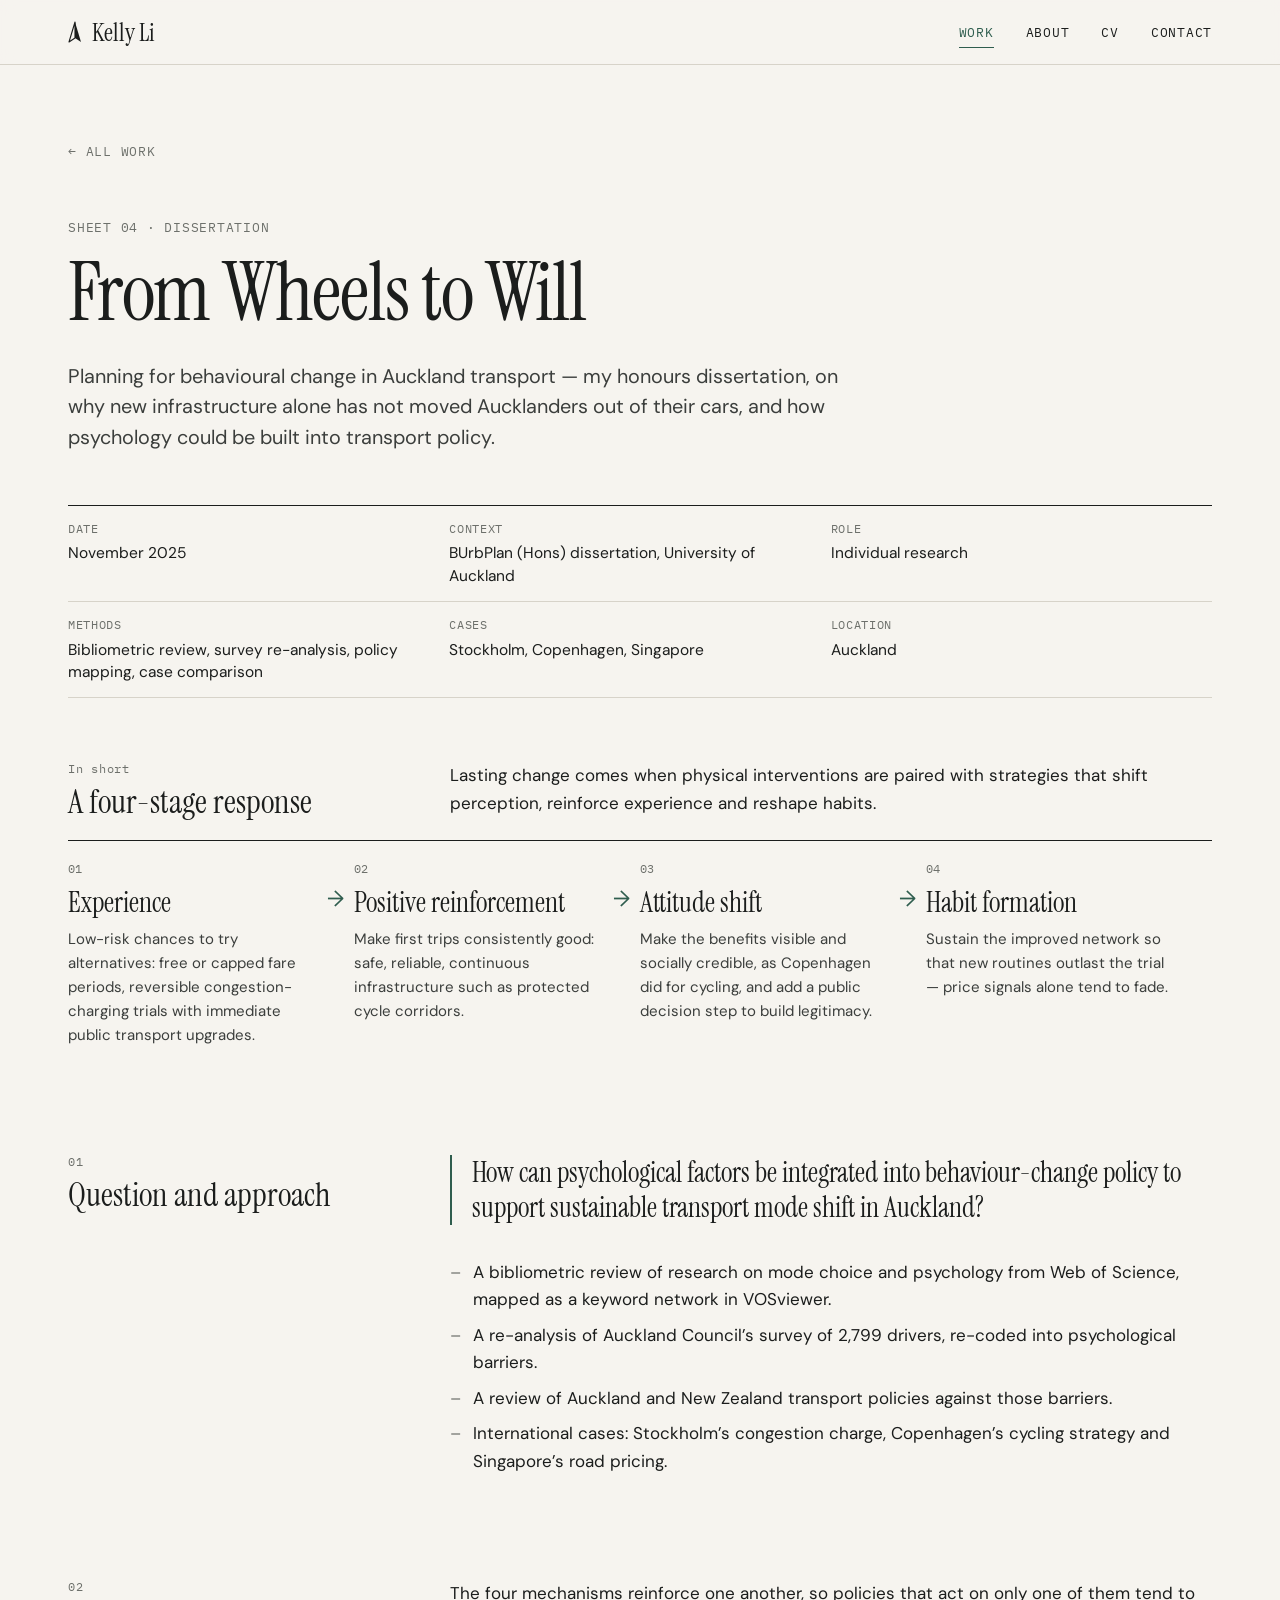
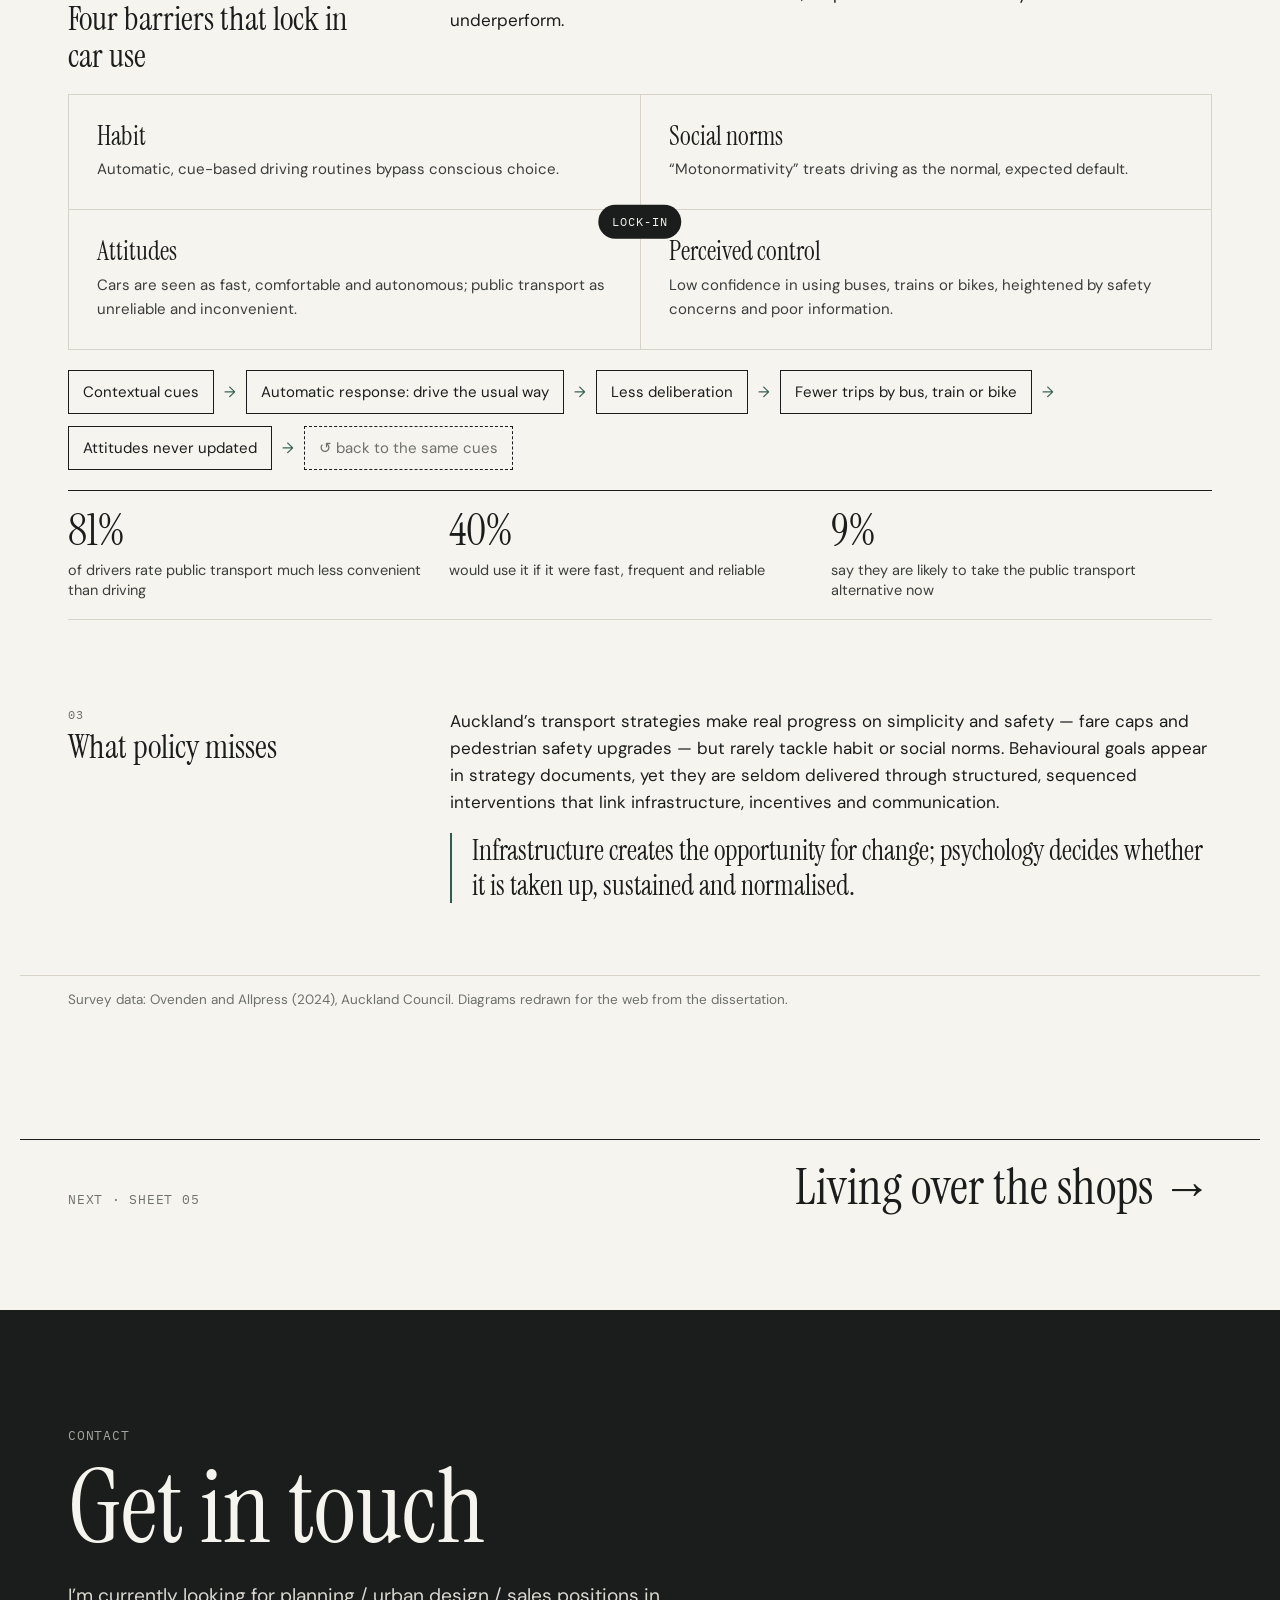
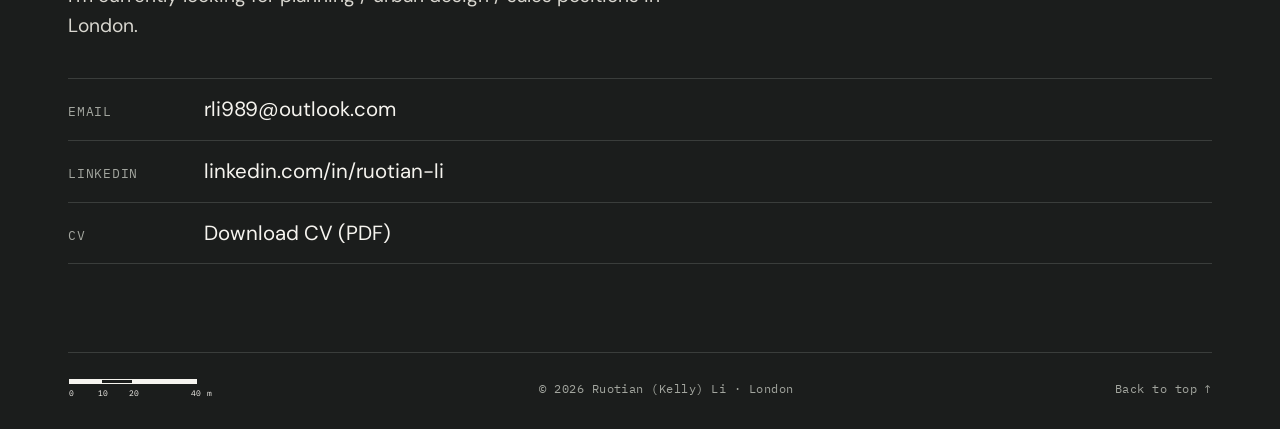
<file: projects/from-wheels-to-will.html>
<!doctype html>
<html lang="en-GB">
<head>
<meta charset="utf-8">
<meta name="viewport" content="width=device-width, initial-scale=1">
<meta name="robots" content="noindex"><!-- draft: remove before launch -->
<title>From Wheels to Will — Kelly Li</title>
<meta name="description" content="Honours dissertation (University of Auckland, 2025) on how psychological factors — habit, norms, attitudes and perceived control — can be built into transport policy to support mode shift in Auckland.">
<meta property="og:title" content="From Wheels to Will">
<meta property="og:type" content="article">
<meta property="og:locale" content="en_GB">
<meta property="og:image" content="https://ruotian-li.github.io/assets/img/og-image.jpg">
<meta property="og:image:width" content="1200">
<meta property="og:image:height" content="630">
<meta property="og:image:alt" content="Kelly Li at Beachy Head, East Sussex">
<meta name="twitter:card" content="summary_large_image">
<link rel="icon" href="../assets/img/favicon.svg" type="image/svg+xml">
<link rel="preconnect" href="https://fonts.googleapis.com">
<link rel="preconnect" href="https://fonts.gstatic.com" crossorigin>
<link rel="stylesheet" href="https://fonts.googleapis.com/css2?family=DM+Sans:opsz,wght@9..40,400;9..40,500&family=IBM+Plex+Mono:wght@400;500&family=Instrument+Serif:ital@0;1&display=swap">
<link rel="stylesheet" href="../assets/css/style.css?v=2026112204">
</head>
<body id="top">
<a class="skip" href="#main">Skip to content</a>

<header class="site-header">
  <div class="wrap">
    <a class="brand" href="../index.html" aria-label="Kelly Li — home">
      <svg viewBox="0 0 14 22" aria-hidden="true"><path d="M7 1 L13 21 L7 17 Z" fill="currentColor"/><path d="M7 1 L1 21 L7 17 Z" fill="none" stroke="currentColor" stroke-width="1.1" stroke-linejoin="round"/></svg>
      <span>Kelly Li</span>
    </a>
    <nav class="nav" aria-label="Main">
      <a href="../index.html#work" aria-current="page">Work</a>
      <a href="../about.html">About</a>
      <a href="../assets/Kelly-Li-CV.pdf">CV</a>
      <a href="#contact">Contact</a>
    </nav>
  </div>
</header>

<main id="main">
<article>

  <header class="page-head wrap">
    <a class="back" href="../index.html#work">← All work</a>
    <p class="eyebrow">Sheet 04 · Dissertation</p>
    <h1>From Wheels to Will</h1>
    <p class="lede">Planning for behavioural change in Auckland transport — my honours dissertation, on why new infrastructure alone has not moved Aucklanders out of their cars, and how psychology could be built into transport policy.</p>
    <dl class="facts">
      <div><dt>Date</dt><dd>November 2025</dd></div>
      <div><dt>Context</dt><dd>BUrbPlan (Hons) dissertation, University of Auckland</dd></div>
      <div><dt>Role</dt><dd>Individual research</dd></div>
      <div><dt>Methods</dt><dd>Bibliometric review, survey re-analysis, policy mapping, case comparison</dd></div>
      <div><dt>Cases</dt><dd>Stockholm, Copenhagen, Singapore</dd></div>
      <div><dt>Location</dt><dd>Auckland</dd></div>
    </dl>
  </header>

  <section class="wrap block lead-panel" aria-label="The four-stage response">
    <h2><span class="num">In short</span>A four-stage response</h2>
    <div class="body"><p>Lasting change comes when physical interventions are paired with strategies that shift perception, reinforce experience and reshape habits.</p></div>
    <ol class="sequence">
      <li><h3>Experience</h3><p>Low-risk chances to try alternatives: free or capped fare periods, reversible congestion-charging trials with immediate public transport upgrades.</p></li>
      <li><h3>Positive reinforcement</h3><p>Make first trips consistently good: safe, reliable, continuous infrastructure such as protected cycle corridors.</p></li>
      <li><h3>Attitude shift</h3><p>Make the benefits visible and socially credible, as Copenhagen did for cycling, and add a public decision step to build legitimacy.</p></li>
      <li><h3>Habit formation</h3><p>Sustain the improved network so that new routines outlast the trial — price signals alone tend to fade.</p></li>
    </ol>
  </section>

  <section class="wrap block">
    <h2><span class="num">01</span>Question and approach</h2>
    <div class="body">
      <p class="pull">How can psychological factors be integrated into behaviour-change policy to support sustainable transport mode shift in Auckland?</p>
      <ul>
        <li>A bibliometric review of research on mode choice and psychology from Web of Science, mapped as a keyword network in VOSviewer.</li>
        <li>A re-analysis of Auckland Council’s survey of 2,799 drivers, re-coded into psychological barriers.</li>
        <li>A review of Auckland and New Zealand transport policies against those barriers.</li>
        <li>International cases: Stockholm’s congestion charge, Copenhagen’s cycling strategy and Singapore’s road pricing.</li>
      </ul>
    </div>
  </section>

  <section class="wrap block">
    <h2><span class="num">02</span>Four barriers that lock in car use</h2>
    <div class="body">
      <p>The four mechanisms reinforce one another, so policies that act on only one of them tend to underperform.</p>
    </div>
    <div class="barriers">
      <div class="barrier"><h3>Habit</h3><p>Automatic, cue-based driving routines bypass conscious choice.</p></div>
      <div class="barrier"><h3>Social norms</h3><p>“Motonormativity” treats driving as the normal, expected default.</p></div>
      <div class="barrier"><h3>Attitudes</h3><p>Cars are seen as fast, comfortable and autonomous; public transport as unreliable and inconvenient.</p></div>
      <div class="barrier"><h3>Perceived control</h3><p>Low confidence in using buses, trains or bikes, heightened by safety concerns and poor information.</p></div>
    </div>
    <ol class="loop" aria-label="How habit reinforces car use">
      <li><span>Contextual cues</span></li>
      <li><span>Automatic response: drive the usual way</span></li>
      <li><span>Less deliberation</span></li>
      <li><span>Fewer trips by bus, train or bike</span></li>
      <li><span>Attitudes never updated</span></li>
      <li class="loop-back"><span>↺ back to the same cues</span></li>
    </ol>
    <div class="stats">
      <div class="stat"><b>81%</b><span>of drivers rate public transport much less convenient than driving</span></div>
      <div class="stat"><b>40%</b><span>would use it if it were fast, frequent and reliable</span></div>
      <div class="stat"><b>9%</b><span>say they are likely to take the public transport alternative now</span></div>
    </div>
  </section>

  <section class="wrap block">
    <h2><span class="num">03</span>What policy misses</h2>
    <div class="body">
      <p>Auckland’s transport strategies make real progress on simplicity and safety — fare caps and pedestrian safety upgrades — but rarely tackle habit or social norms. Behavioural goals appear in strategy documents, yet they are seldom delivered through structured, sequenced interventions that link infrastructure, incentives and communication.</p>
      <p class="pull">Infrastructure creates the opportunity for change; psychology decides whether it is taken up, sustained and normalised.</p>
    </div>
  </section>

  <div class="wrap credits"><p>Survey data: Ovenden and Allpress (2024), Auckland Council. Diagrams redrawn for the web from the dissertation.</p></div>

  <nav class="wrap next" aria-label="Next project">
    <p class="eyebrow">Next · Sheet 05</p>
    <a href="living-over-the-shops.html">Living over the shops →</a>
  </nav>

</article>
</main>

<footer class="site-footer" id="contact">
  <div class="wrap">
    <div class="contact">
      <p class="eyebrow">Contact</p>
      <h2>Get in touch</h2>
      <p class="avail">I’m currently looking for planning / urban design / sales positions in London.</p>
      <ul class="contact-links">
        <li><span class="mono">Email</span><a href="mailto:rli989@outlook.com">rli989@outlook.com</a></li>
        <li><span class="mono">LinkedIn</span><a href="https://www.linkedin.com/in/ruotian-li-317829247/" target="_blank" rel="noopener">linkedin.com/in/ruotian-li</a></li>
        <li><span class="mono">CV</span><a href="../assets/Kelly-Li-CV.pdf">Download CV (PDF)</a></li>
      </ul>
    </div>
    <div class="colophon">
      <svg class="scalebar" viewBox="0 0 150 26" role="img" aria-label="Scale bar">
        <g fill="currentColor" font-family="IBM Plex Mono, monospace" font-size="8">
          <rect x="1" y="4" width="32" height="5"/>
          <rect x="33.5" y="4.5" width="31" height="4" fill="none" stroke="currentColor"/>
          <rect x="65" y="4" width="64" height="5"/>
          <text x="1" y="21">0</text><text x="30" y="21">10</text><text x="61" y="21">20</text><text x="123" y="21">40 m</text>
        </g>
      </svg>
      <p>© 2026 Ruotian (Kelly) Li · London</p>
      <a href="#top">Back to top ↑</a>
    </div>
  </div>
</footer>

<script src="../assets/js/main.js?v=2026112204" defer></script>
</body>
</html>
</file>
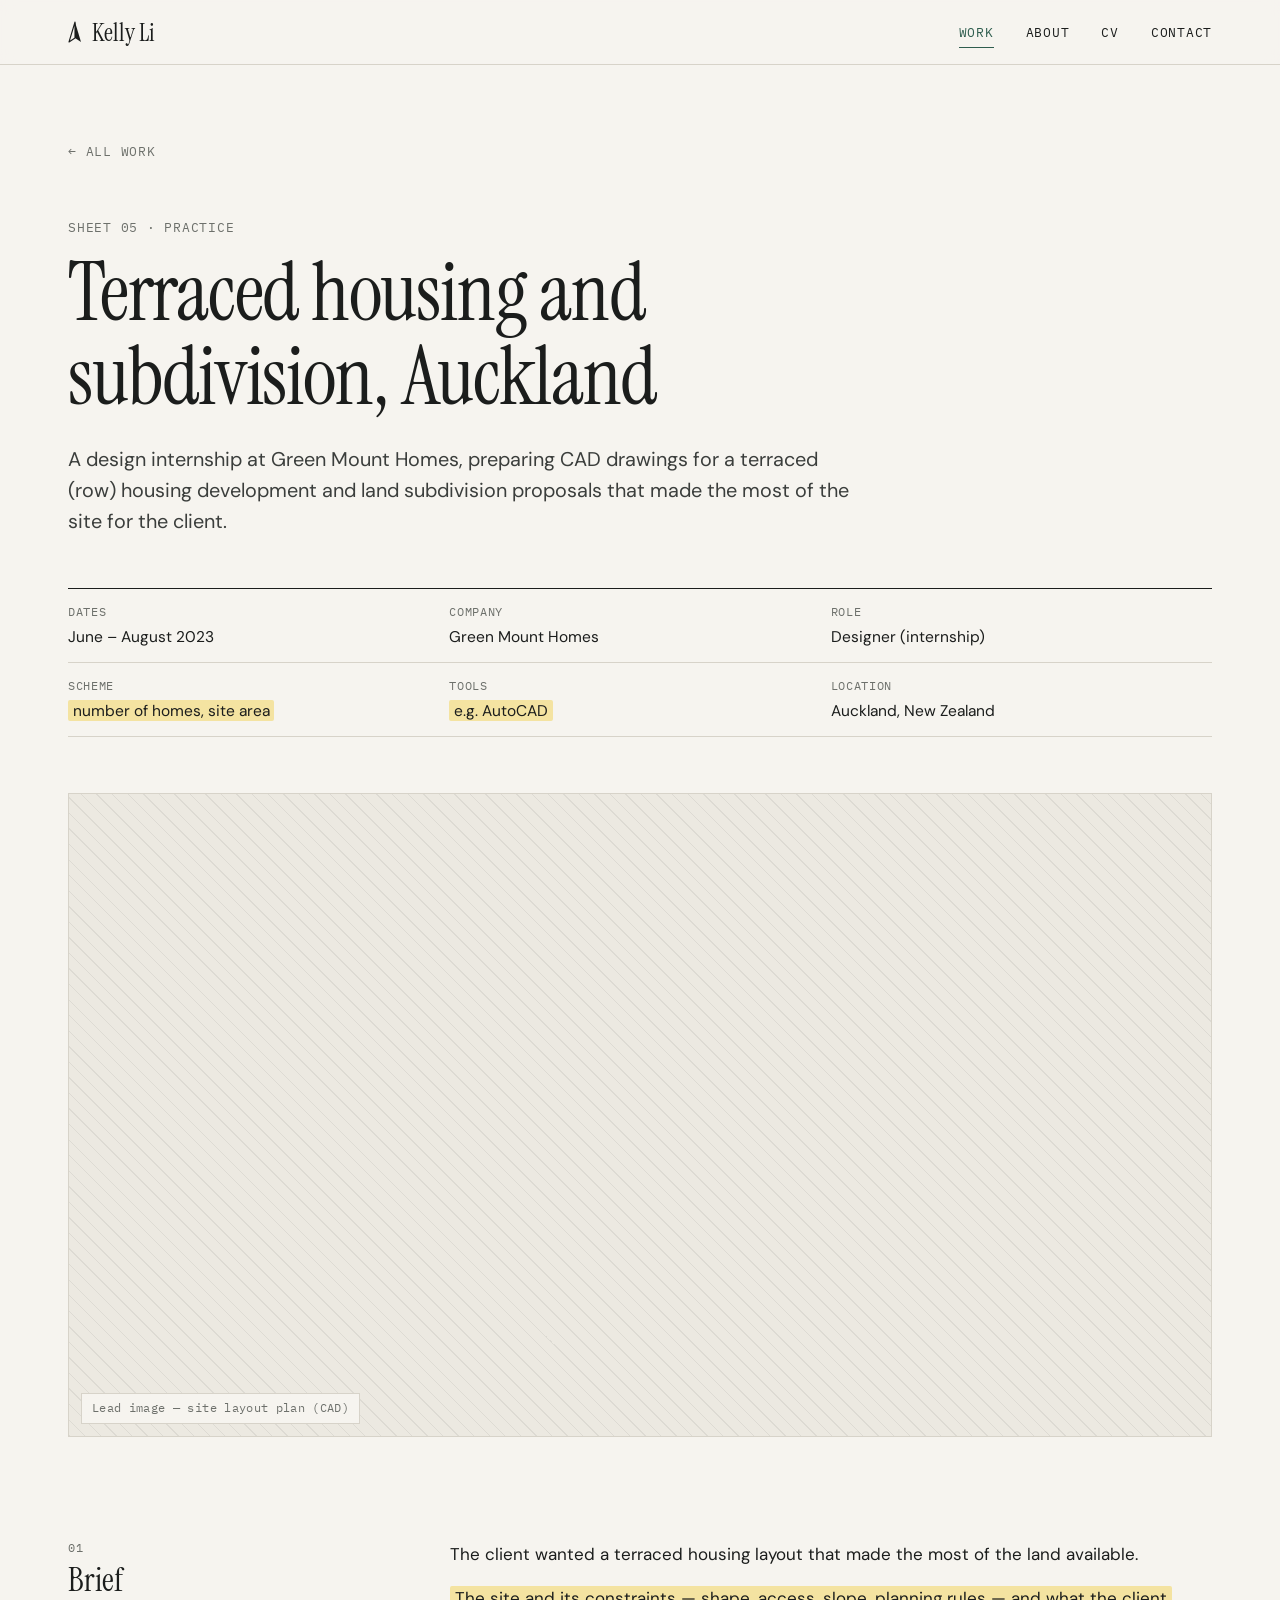
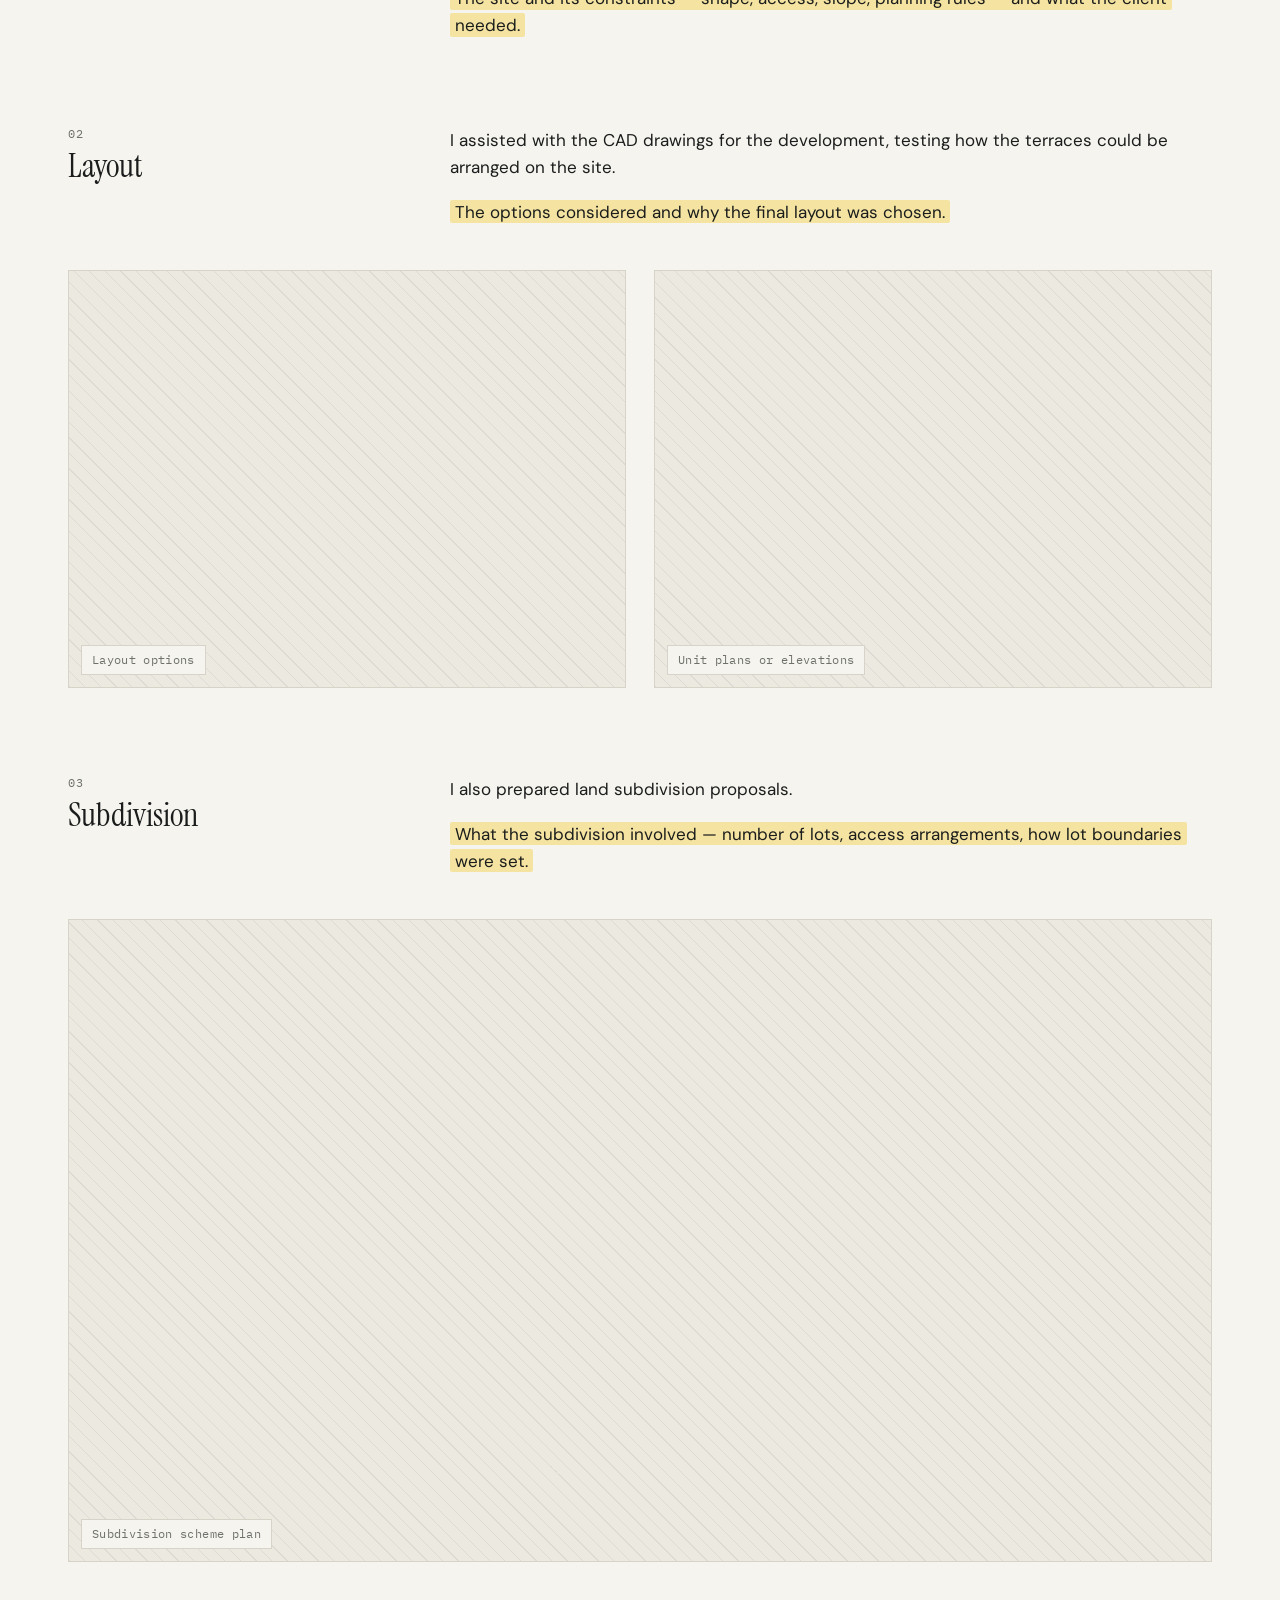
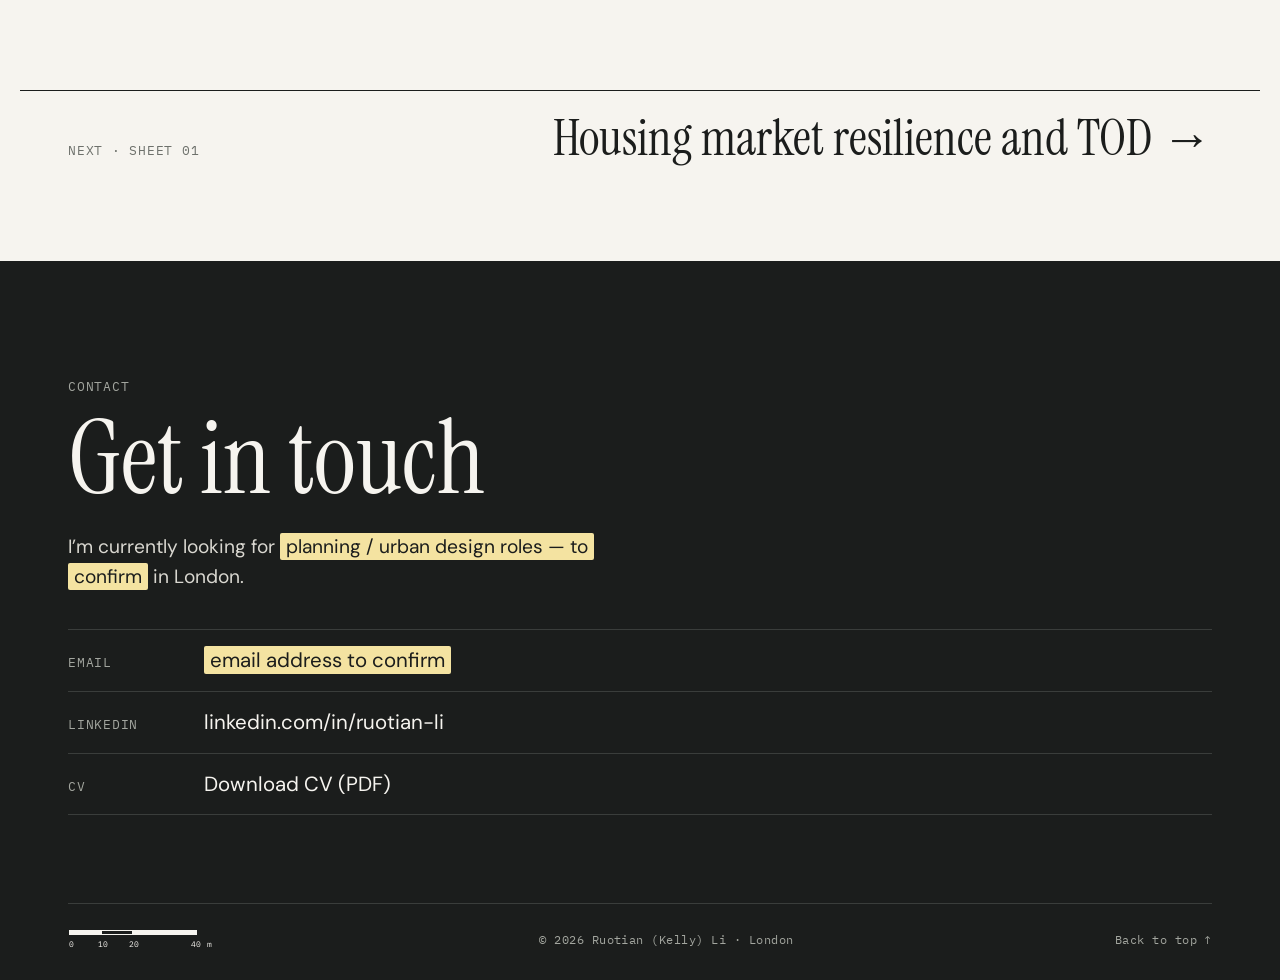
<file: projects/green-mount-homes.html>
<!doctype html>
<html lang="en-GB">
<head>
<meta charset="utf-8">
<meta name="viewport" content="width=device-width, initial-scale=1">
<meta name="robots" content="noindex"><!-- draft: remove before launch -->
<title>Terraced housing and subdivision, Auckland — Kelly Li</title>
<meta name="description" content="Design internship at Green Mount Homes, Auckland: CAD drawings for a terraced housing development and land subdivision proposals.">
<meta property="og:title" content="Terraced housing and subdivision, Auckland">
<meta property="og:type" content="article">
<meta property="og:locale" content="en_GB">
<meta property="og:image" content="https://ruotian-li.github.io/assets/img/og-image.jpg">
<meta property="og:image:width" content="1200">
<meta property="og:image:height" content="630">
<meta property="og:image:alt" content="Kelly Li at Beachy Head, East Sussex">
<meta name="twitter:card" content="summary_large_image">
<link rel="icon" href="../assets/img/favicon.svg" type="image/svg+xml">
<link rel="preconnect" href="https://fonts.googleapis.com">
<link rel="preconnect" href="https://fonts.gstatic.com" crossorigin>
<link rel="stylesheet" href="https://fonts.googleapis.com/css2?family=DM+Sans:opsz,wght@9..40,400;9..40,500&family=IBM+Plex+Mono:wght@400;500&family=Instrument+Serif:ital@0;1&display=swap">
<link rel="stylesheet" href="../assets/css/style.css">
</head>
<body id="top">
<a class="skip" href="#main">Skip to content</a>

<header class="site-header">
  <div class="wrap">
    <a class="brand" href="../index.html" aria-label="Kelly Li — home">
      <svg viewBox="0 0 14 22" aria-hidden="true"><path d="M7 1 L13 21 L7 17 Z" fill="currentColor"/><path d="M7 1 L1 21 L7 17 Z" fill="none" stroke="currentColor" stroke-width="1.1" stroke-linejoin="round"/></svg>
      <span>Kelly Li</span>
    </a>
    <nav class="nav" aria-label="Main">
      <a href="../index.html#work" aria-current="page">Work</a>
      <a href="../about.html">About</a>
      <a href="../assets/Kelly-Li-CV.pdf">CV</a>
      <a href="#contact">Contact</a>
    </nav>
  </div>
</header>

<main id="main">
<article>

  <header class="page-head wrap">
    <a class="back" href="../index.html#work">← All work</a>
    <p class="eyebrow">Sheet 05 · Practice</p>
    <h1>Terraced housing and subdivision, Auckland</h1>
    <p class="lede">A design internship at Green Mount Homes, preparing CAD drawings for a terraced (row) housing development and land subdivision proposals that made the most of the site for the client.</p>
    <dl class="facts">
      <div><dt>Dates</dt><dd>June – August 2023</dd></div>
      <div><dt>Company</dt><dd>Green Mount Homes</dd></div>
      <div><dt>Role</dt><dd>Designer (internship)</dd></div>
      <div><dt>Scheme</dt><dd><mark class="tbc">number of homes, site area</mark></dd></div>
      <div><dt>Tools</dt><dd><mark class="tbc">e.g. AutoCAD</mark></dd></div>
      <div><dt>Location</dt><dd>Auckland, New Zealand</dd></div>
    </dl>
  </header>

  <figure class="wrap lead-figure">
    <div class="ph" style="--ar: 16 / 9"><span>Lead image — site layout plan (CAD)</span></div>
  </figure>

  <section class="wrap block">
    <h2><span class="num">01</span>Brief</h2>
    <div class="body">
      <p>The client wanted a terraced housing layout that made the most of the land available.</p>
      <p><mark class="tbc">The site and its constraints — shape, access, slope, planning rules — and what the client needed.</mark></p>
    </div>
  </section>

  <section class="wrap block">
    <h2><span class="num">02</span>Layout</h2>
    <div class="body">
      <p>I assisted with the CAD drawings for the development, testing how the terraces could be arranged on the site.</p>
      <p><mark class="tbc">The options considered and why the final layout was chosen.</mark></p>
    </div>
    <div class="figs">
      <figure><div class="ph"><span>Layout options</span></div></figure>
      <figure><div class="ph"><span>Unit plans or elevations</span></div></figure>
    </div>
  </section>

  <section class="wrap block">
    <h2><span class="num">03</span>Subdivision</h2>
    <div class="body">
      <p>I also prepared land subdivision proposals.</p>
      <p><mark class="tbc">What the subdivision involved — number of lots, access arrangements, how lot boundaries were set.</mark></p>
    </div>
    <div class="figs figs--one">
      <figure><div class="ph" style="--ar: 16 / 9"><span>Subdivision scheme plan</span></div></figure>
    </div>
  </section>

  <nav class="wrap next" aria-label="Next project">
    <p class="eyebrow">Next · Sheet 01</p>
    <a href="tod-housing-resilience.html">Housing market resilience and TOD →</a>
  </nav>

</article>
</main>

<footer class="site-footer" id="contact">
  <div class="wrap">
    <div class="contact">
      <p class="eyebrow">Contact</p>
      <h2>Get in touch</h2>
      <p class="avail">I’m currently looking for <mark class="tbc">planning / urban design roles — to confirm</mark> in London.</p>
      <ul class="contact-links">
        <li><span class="mono">Email</span><a href="mailto:"><mark class="tbc">email address to confirm</mark></a></li>
        <li><span class="mono">LinkedIn</span><a href="https://www.linkedin.com/in/ruotian-li-317829247/" target="_blank" rel="noopener">linkedin.com/in/ruotian-li</a></li>
        <li><span class="mono">CV</span><a href="../assets/Kelly-Li-CV.pdf">Download CV (PDF)</a></li>
      </ul>
    </div>
    <div class="colophon">
      <svg class="scalebar" viewBox="0 0 150 26" role="img" aria-label="Scale bar">
        <g fill="currentColor" font-family="IBM Plex Mono, monospace" font-size="8">
          <rect x="1" y="4" width="32" height="5"/>
          <rect x="33.5" y="4.5" width="31" height="4" fill="none" stroke="currentColor"/>
          <rect x="65" y="4" width="64" height="5"/>
          <text x="1" y="21">0</text><text x="30" y="21">10</text><text x="61" y="21">20</text><text x="123" y="21">40 m</text>
        </g>
      </svg>
      <p>© 2026 Ruotian (Kelly) Li · London</p>
      <a href="#top">Back to top ↑</a>
    </div>
  </div>
</footer>

<script src="../assets/js/main.js" defer></script>
</body>
</html>
</file>
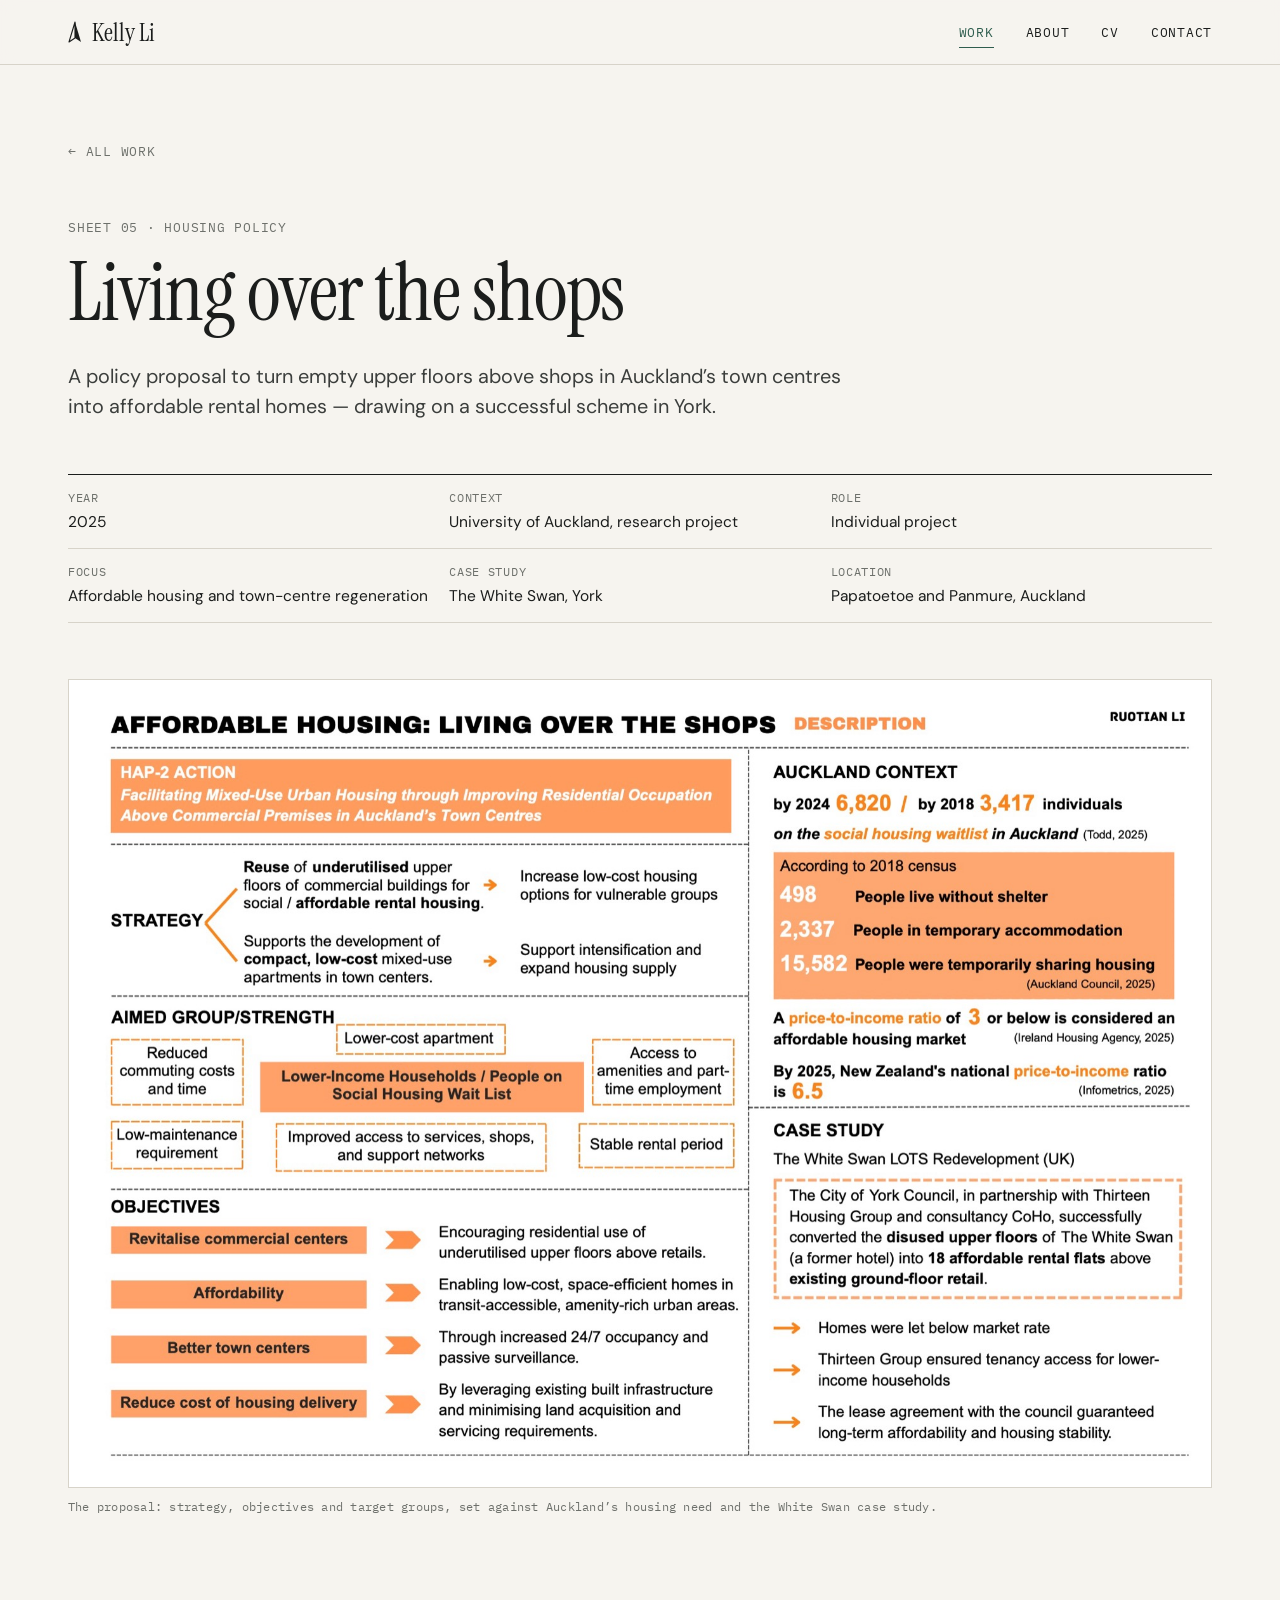
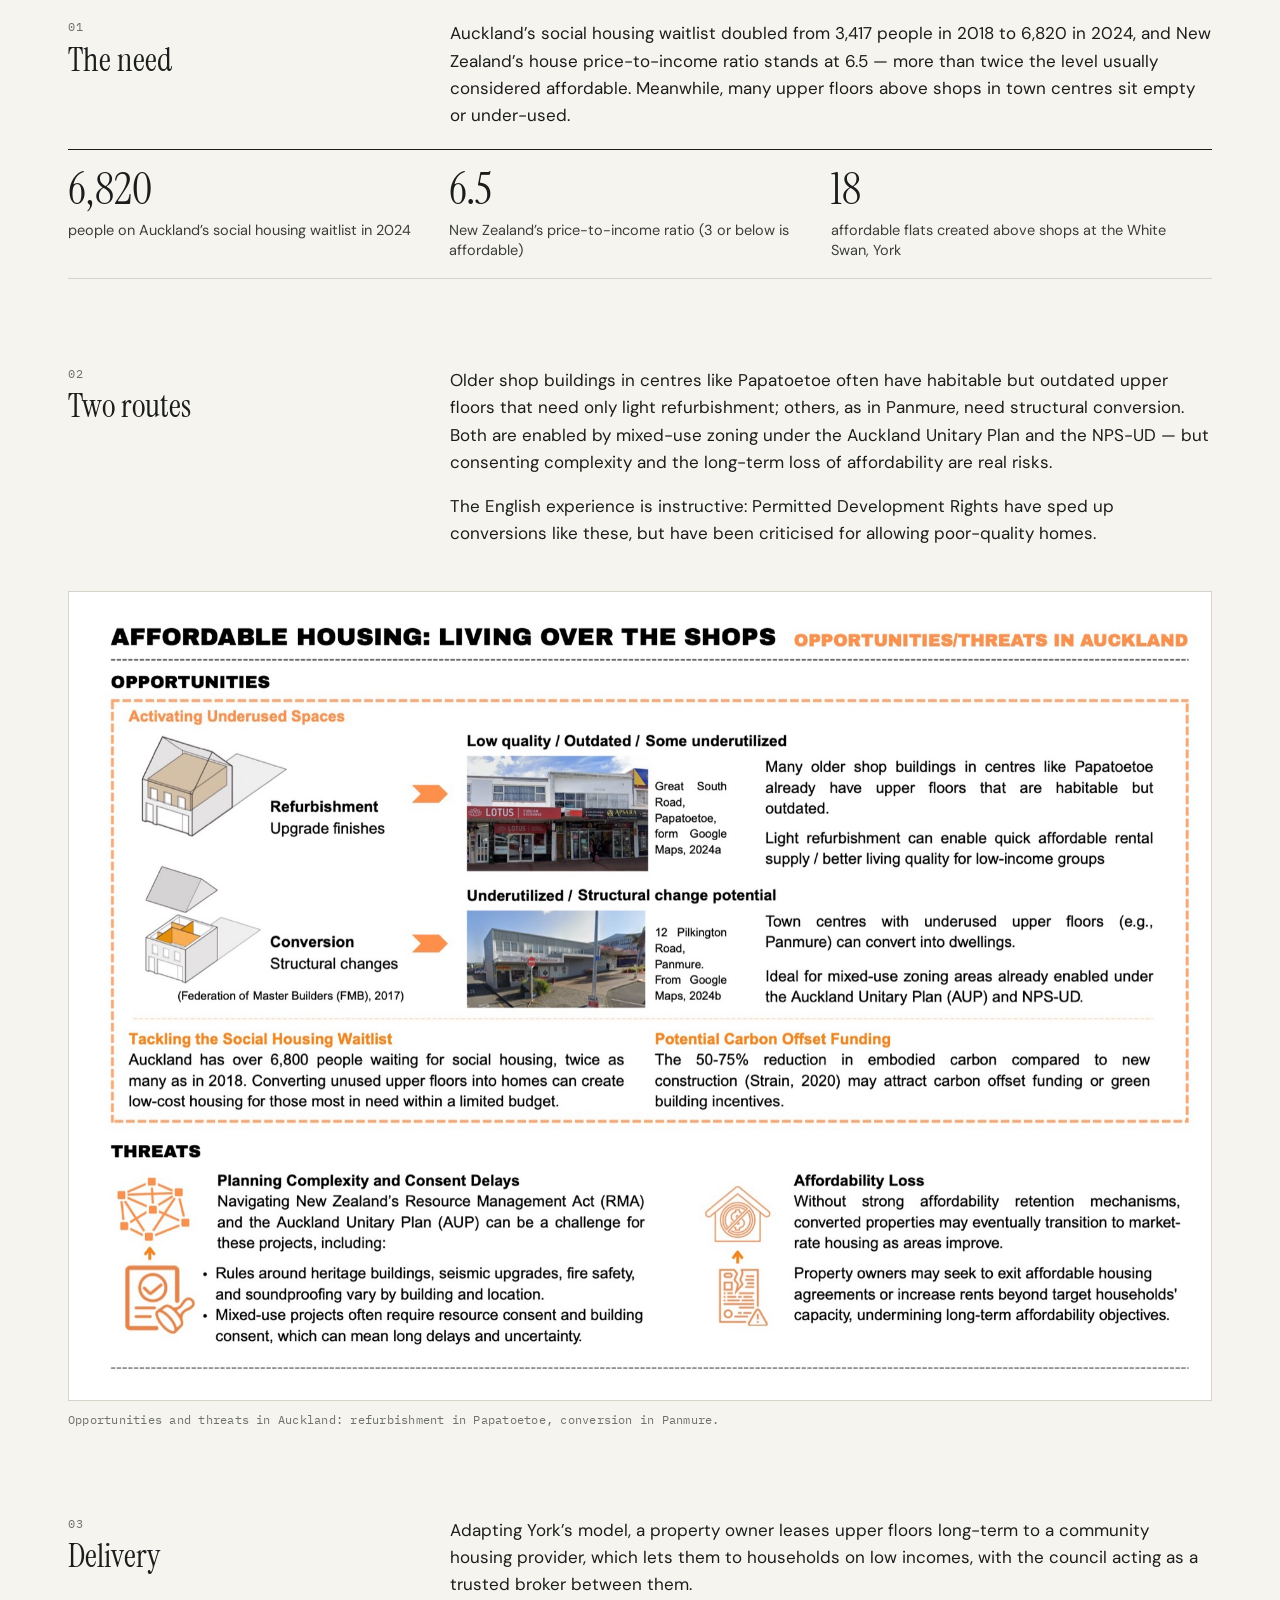
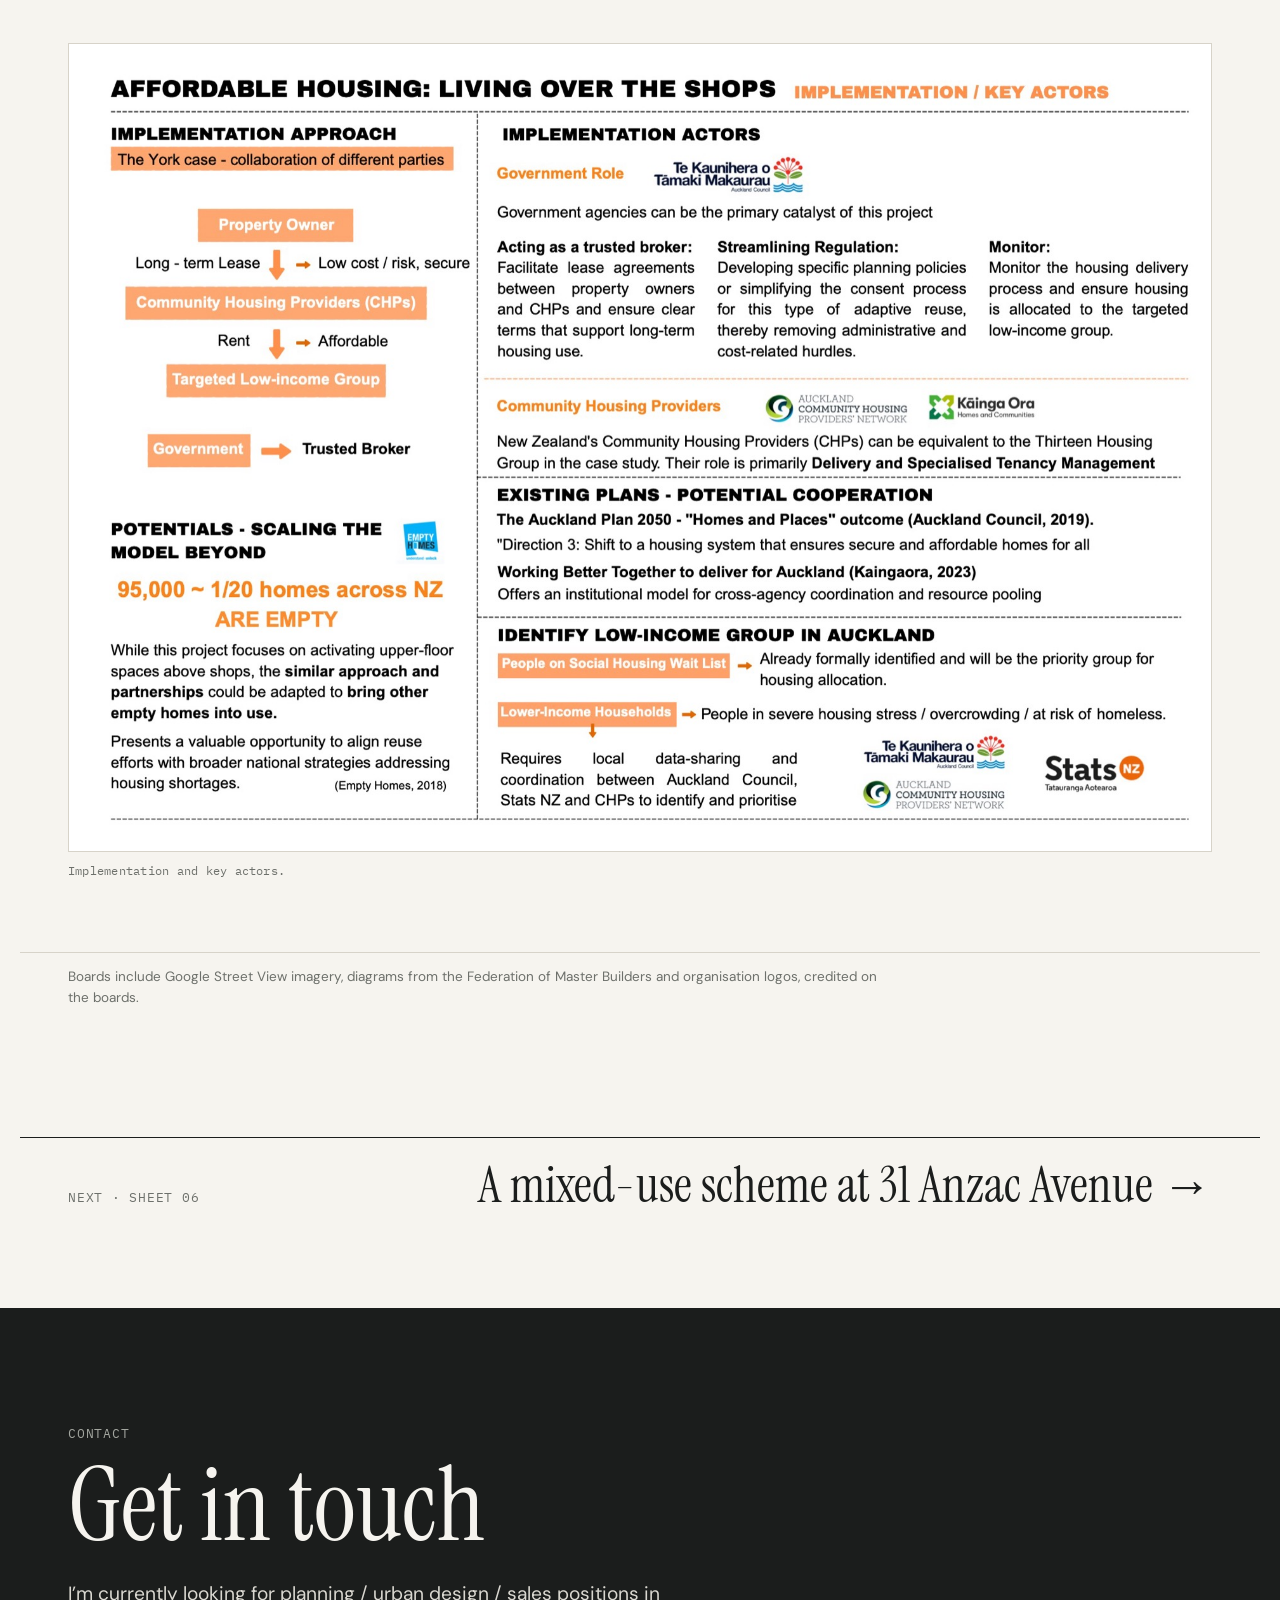
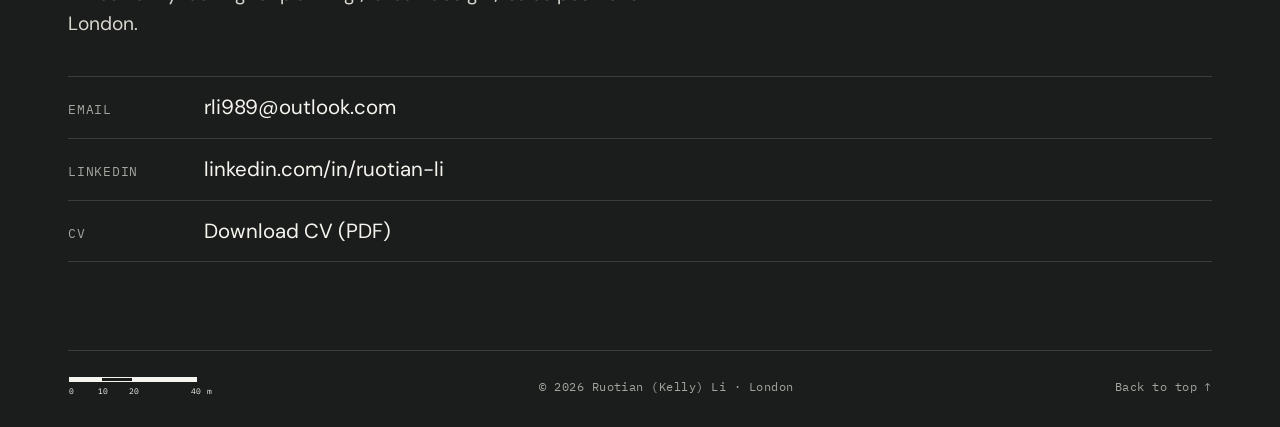
<file: projects/living-over-the-shops.html>
<!doctype html>
<html lang="en-GB">
<head>
<meta charset="utf-8">
<meta name="viewport" content="width=device-width, initial-scale=1">
<meta name="robots" content="noindex"><!-- draft: remove before launch -->
<title>Living over the shops — Kelly Li</title>
<meta name="description" content="A policy proposal to turn empty upper floors above shops in Auckland's town centres into affordable rental homes, drawing on the White Swan scheme in York.">
<meta property="og:title" content="Living over the shops">
<meta property="og:type" content="article">
<meta property="og:locale" content="en_GB">
<meta property="og:image" content="https://ruotian-li.github.io/assets/img/og-image.jpg">
<meta property="og:image:width" content="1200">
<meta property="og:image:height" content="630">
<meta property="og:image:alt" content="Kelly Li at Beachy Head, East Sussex">
<meta name="twitter:card" content="summary_large_image">
<link rel="icon" href="../assets/img/favicon.svg" type="image/svg+xml">
<link rel="preconnect" href="https://fonts.googleapis.com">
<link rel="preconnect" href="https://fonts.gstatic.com" crossorigin>
<link rel="stylesheet" href="https://fonts.googleapis.com/css2?family=DM+Sans:opsz,wght@9..40,400;9..40,500&family=IBM+Plex+Mono:wght@400;500&family=Instrument+Serif:ital@0;1&display=swap">
<link rel="stylesheet" href="../assets/css/style.css?v=2026112204">
</head>
<body id="top">
<a class="skip" href="#main">Skip to content</a>

<header class="site-header">
  <div class="wrap">
    <a class="brand" href="../index.html" aria-label="Kelly Li — home">
      <svg viewBox="0 0 14 22" aria-hidden="true"><path d="M7 1 L13 21 L7 17 Z" fill="currentColor"/><path d="M7 1 L1 21 L7 17 Z" fill="none" stroke="currentColor" stroke-width="1.1" stroke-linejoin="round"/></svg>
      <span>Kelly Li</span>
    </a>
    <nav class="nav" aria-label="Main">
      <a href="../index.html#work" aria-current="page">Work</a>
      <a href="../about.html">About</a>
      <a href="../assets/Kelly-Li-CV.pdf">CV</a>
      <a href="#contact">Contact</a>
    </nav>
  </div>
</header>

<main id="main">
<article>

  <header class="page-head wrap">
    <a class="back" href="../index.html#work">← All work</a>
    <p class="eyebrow">Sheet 05 · Housing policy</p>
    <h1>Living over the shops</h1>
    <p class="lede">A policy proposal to turn empty upper floors above shops in Auckland’s town centres into affordable rental homes — drawing on a successful scheme in York.</p>
    <dl class="facts">
      <div><dt>Year</dt><dd>2025</dd></div>
      <div><dt>Context</dt><dd>University of Auckland, research project</dd></div>
      <div><dt>Role</dt><dd>Individual project</dd></div>
      <div><dt>Focus</dt><dd>Affordable housing and town-centre regeneration</dd></div>
      <div><dt>Case study</dt><dd>The White Swan, York</dd></div>
      <div><dt>Location</dt><dd>Papatoetoe and Panmure, Auckland</dd></div>
    </dl>
  </header>

  <figure class="wrap lead-figure">
    <img src="../assets/img/projects/living/board-01.jpg" width="1800" height="1273" alt="Policy board setting out strategy, objectives and target groups, Auckland housing statistics and the York case study">
    <figcaption>The proposal: strategy, objectives and target groups, set against Auckland’s housing need and the White Swan case study.</figcaption>
  </figure>

  <section class="wrap block">
    <h2><span class="num">01</span>The need</h2>
    <div class="body">
      <p>Auckland’s social housing waitlist doubled from 3,417 people in 2018 to 6,820 in 2024, and New Zealand’s house price-to-income ratio stands at 6.5 — more than twice the level usually considered affordable. Meanwhile, many upper floors above shops in town centres sit empty or under-used.</p>
    </div>
    <div class="stats">
      <div class="stat"><b>6,820</b><span>people on Auckland’s social housing waitlist in 2024</span></div>
      <div class="stat"><b>6.5</b><span>New Zealand’s price-to-income ratio (3 or below is affordable)</span></div>
      <div class="stat"><b>18</b><span>affordable flats created above shops at the White Swan, York</span></div>
    </div>
  </section>

  <section class="wrap block">
    <h2><span class="num">02</span>Two routes</h2>
    <div class="body">
      <p>Older shop buildings in centres like Papatoetoe often have habitable but outdated upper floors that need only light refurbishment; others, as in Panmure, need structural conversion. Both are enabled by mixed-use zoning under the Auckland Unitary Plan and the NPS-UD — but consenting complexity and the long-term loss of affordability are real risks.</p>
      <p>The English experience is instructive: Permitted Development Rights have sped up conversions like these, but have been criticised for allowing poor-quality homes.</p>
    </div>
    <div class="figs figs--one">
      <figure><img src="../assets/img/projects/living/board-03.jpg" width="1800" height="1273" alt="Board on opportunities and threats in Auckland, with refurbishment and conversion examples" loading="lazy"><figcaption>Opportunities and threats in Auckland: refurbishment in Papatoetoe, conversion in Panmure.</figcaption></figure>
    </div>
  </section>

  <section class="wrap block">
    <h2><span class="num">03</span>Delivery</h2>
    <div class="body">
      <p>Adapting York’s model, a property owner leases upper floors long-term to a community housing provider, which lets them to households on low incomes, with the council acting as a trusted broker between them.</p>
    </div>
    <div class="figs figs--one">
      <figure><img src="../assets/img/projects/living/board-04.jpg" width="1800" height="1273" alt="Board showing the implementation model and key actors" loading="lazy"><figcaption>Implementation and key actors.</figcaption></figure>
    </div>
  </section>

  <div class="wrap credits"><p>Boards include Google Street View imagery, diagrams from the Federation of Master Builders and organisation logos, credited on the boards.</p></div>

  <nav class="wrap next" aria-label="Next project">
    <p class="eyebrow">Next · Sheet 06</p>
    <a href="anzac-avenue-feasibility.html">A mixed-use scheme at 31 Anzac Avenue →</a>
  </nav>

</article>
</main>

<footer class="site-footer" id="contact">
  <div class="wrap">
    <div class="contact">
      <p class="eyebrow">Contact</p>
      <h2>Get in touch</h2>
      <p class="avail">I’m currently looking for planning / urban design / sales positions in London.</p>
      <ul class="contact-links">
        <li><span class="mono">Email</span><a href="mailto:rli989@outlook.com">rli989@outlook.com</a></li>
        <li><span class="mono">LinkedIn</span><a href="https://www.linkedin.com/in/ruotian-li-317829247/" target="_blank" rel="noopener">linkedin.com/in/ruotian-li</a></li>
        <li><span class="mono">CV</span><a href="../assets/Kelly-Li-CV.pdf">Download CV (PDF)</a></li>
      </ul>
    </div>
    <div class="colophon">
      <svg class="scalebar" viewBox="0 0 150 26" role="img" aria-label="Scale bar">
        <g fill="currentColor" font-family="IBM Plex Mono, monospace" font-size="8">
          <rect x="1" y="4" width="32" height="5"/>
          <rect x="33.5" y="4.5" width="31" height="4" fill="none" stroke="currentColor"/>
          <rect x="65" y="4" width="64" height="5"/>
          <text x="1" y="21">0</text><text x="30" y="21">10</text><text x="61" y="21">20</text><text x="123" y="21">40 m</text>
        </g>
      </svg>
      <p>© 2026 Ruotian (Kelly) Li · London</p>
      <a href="#top">Back to top ↑</a>
    </div>
  </div>
</footer>

<script src="../assets/js/main.js?v=2026112204" defer></script>
</body>
</html>
</file>
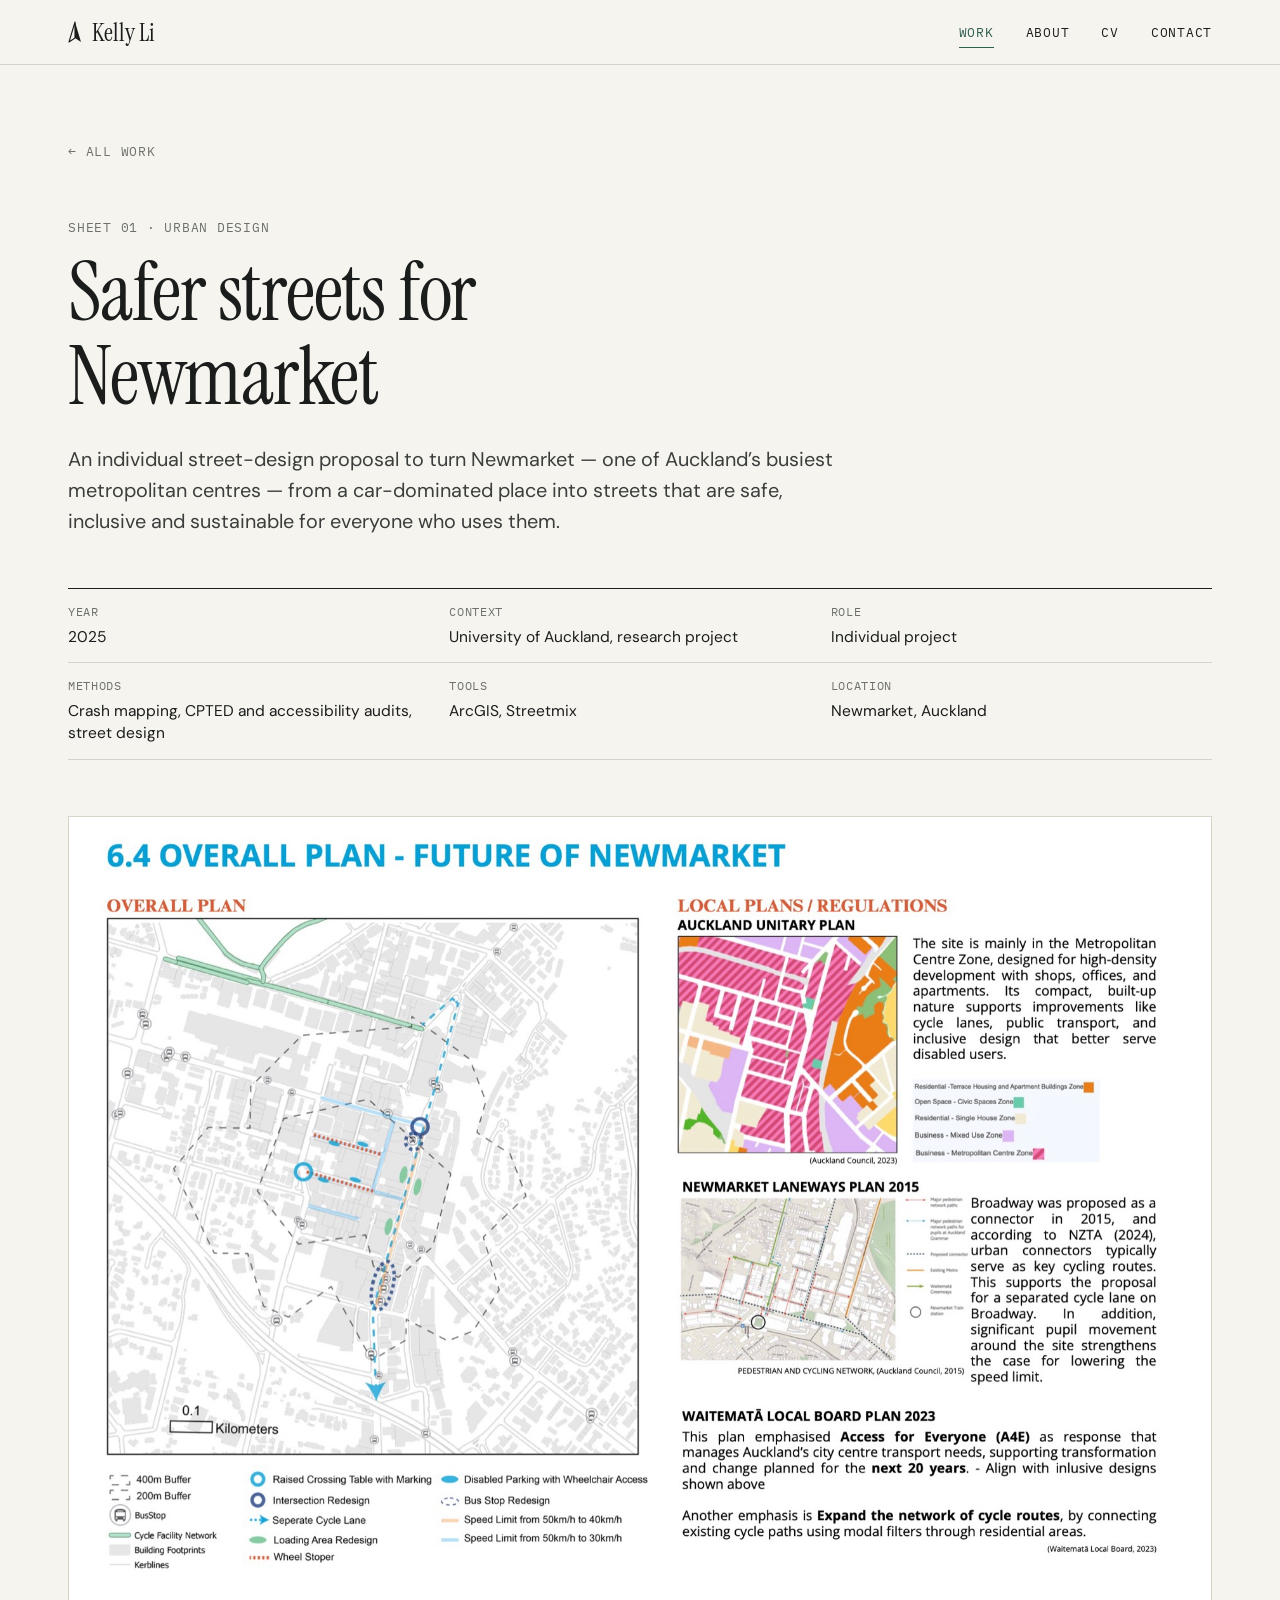
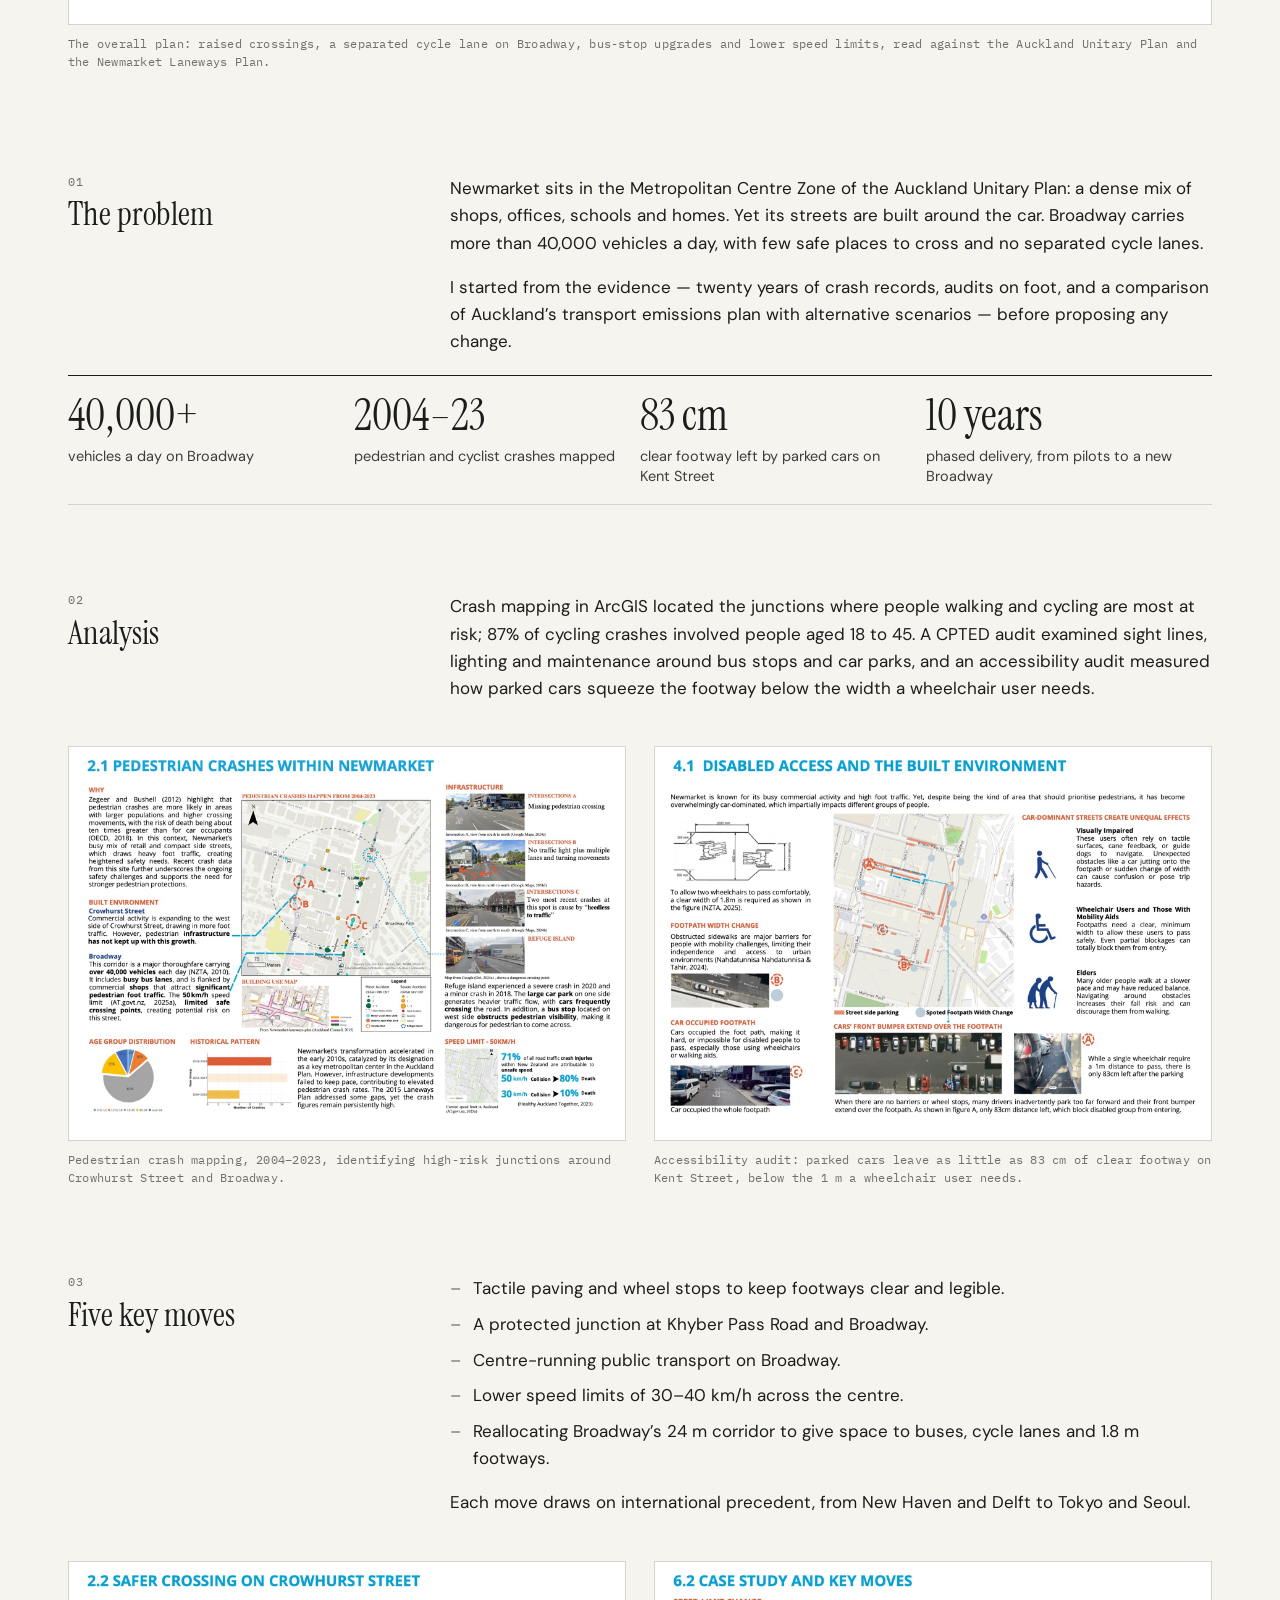
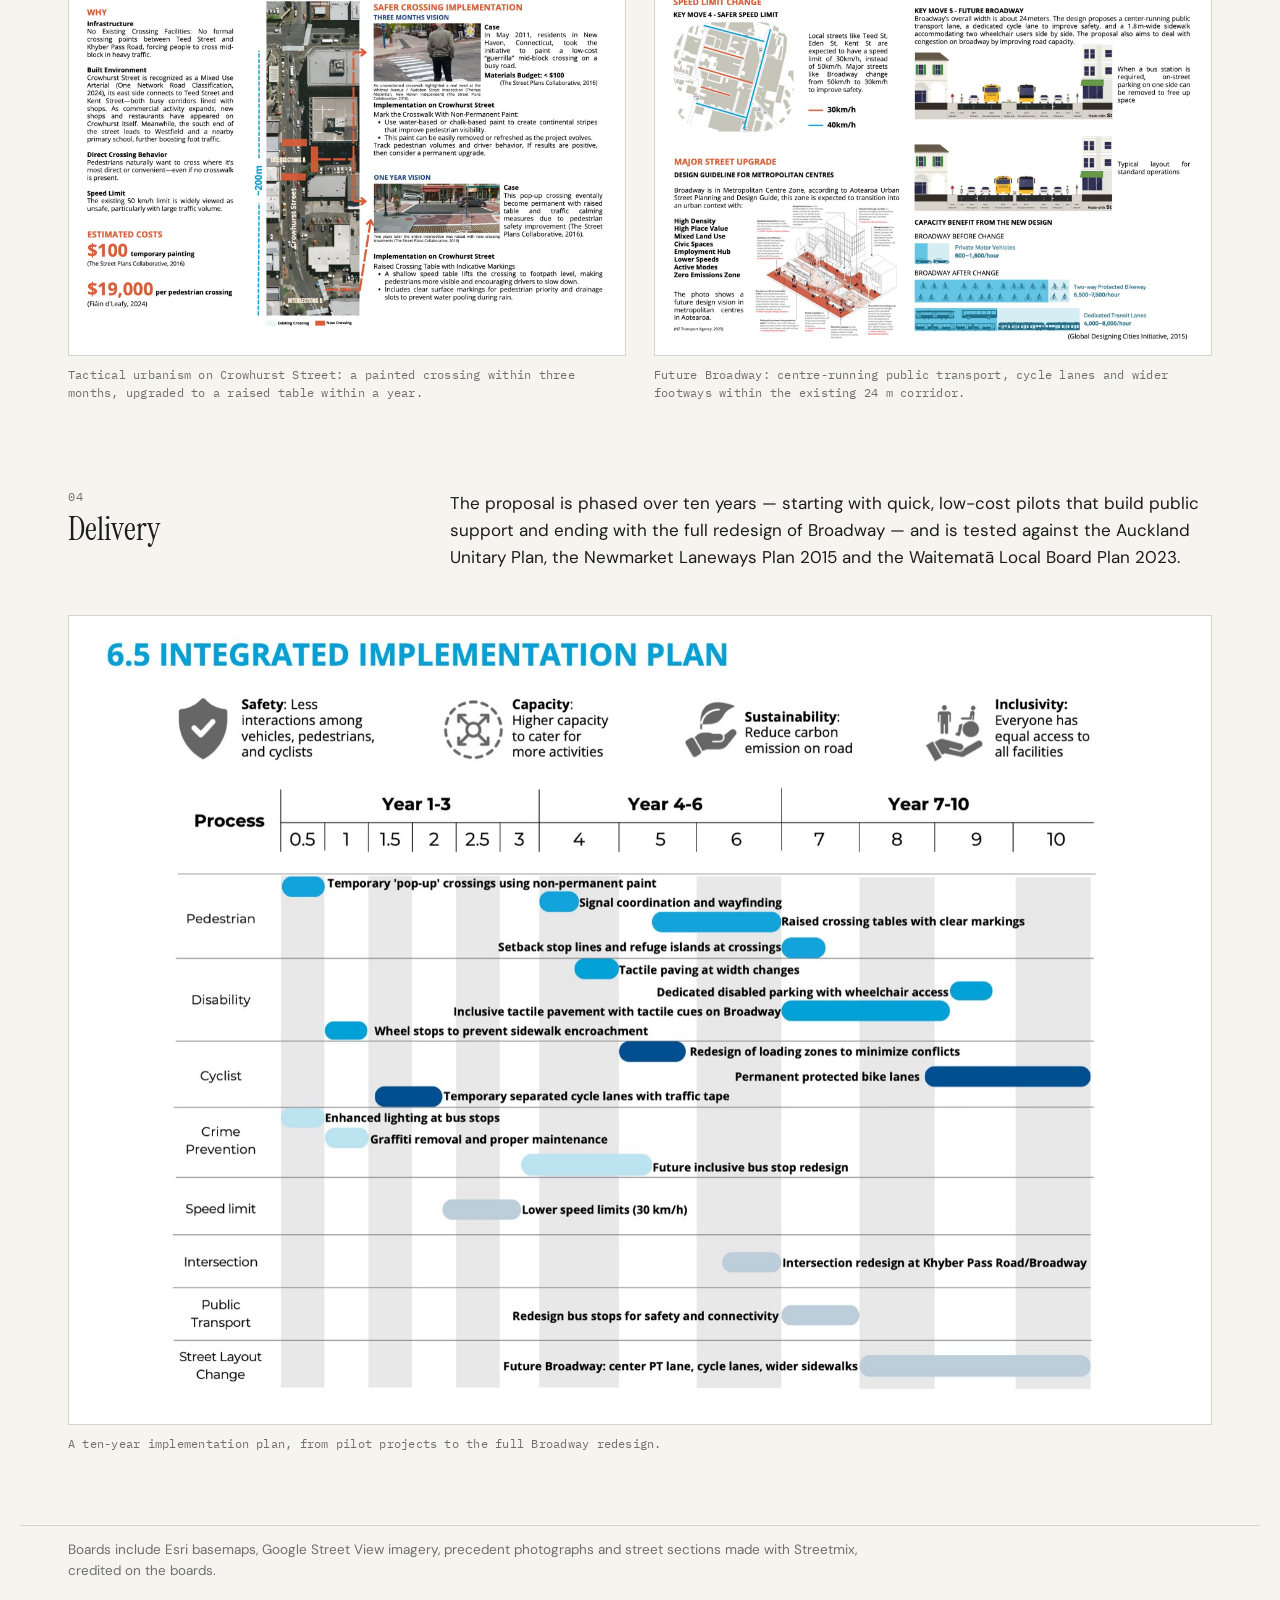
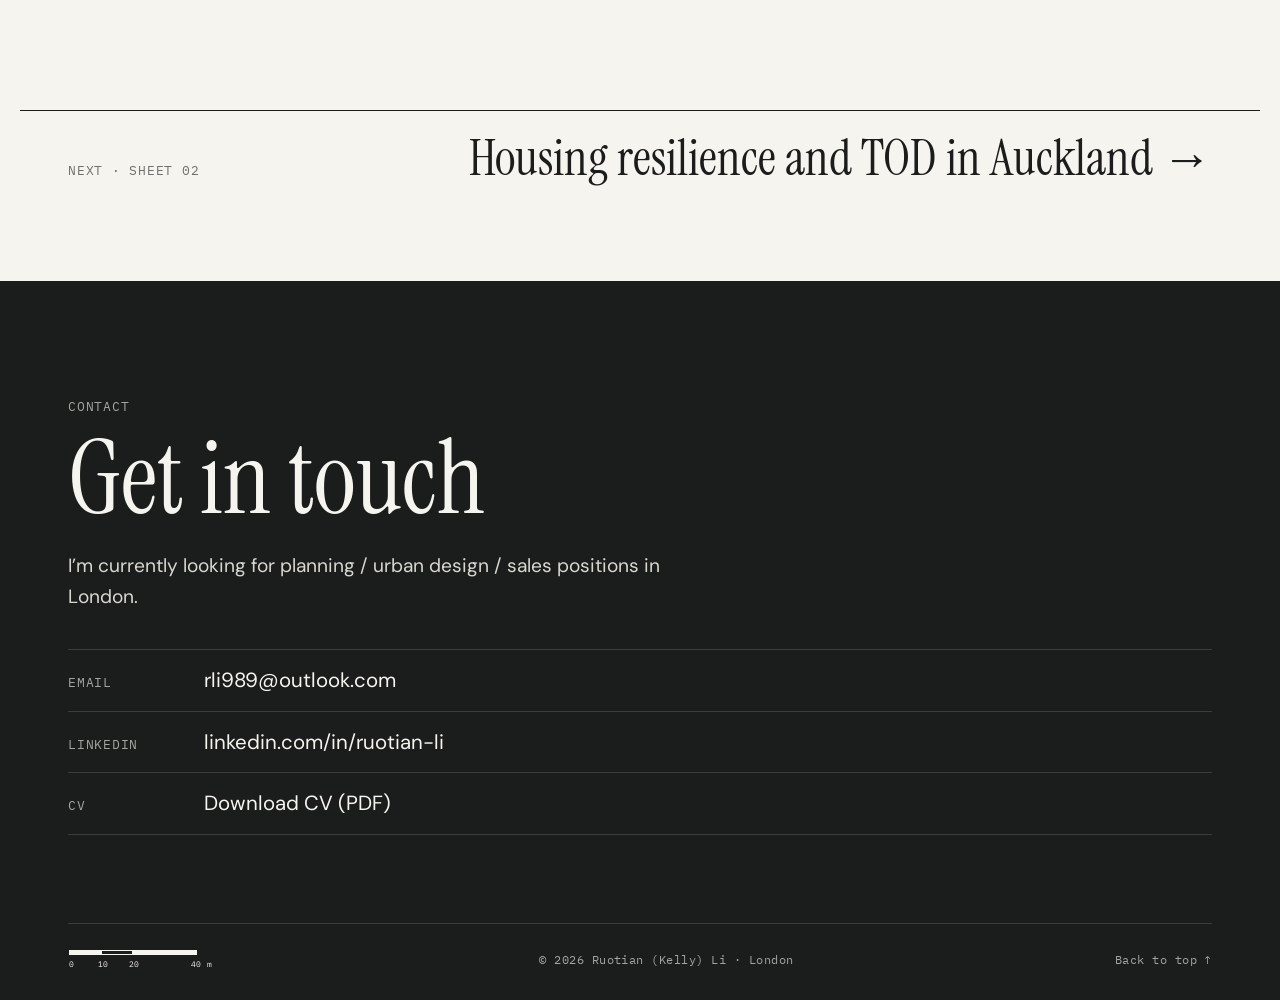
<file: projects/newmarket-streets.html>
<!doctype html>
<html lang="en-GB">
<head>
<meta charset="utf-8">
<meta name="viewport" content="width=device-width, initial-scale=1">
<meta name="robots" content="noindex"><!-- draft: remove before launch -->
<title>Safer streets for Newmarket — Kelly Li</title>
<meta name="description" content="An individual street-design proposal for Newmarket, Auckland: crash mapping, CPTED and accessibility audits, and a phased plan for safer, more inclusive streets.">
<meta property="og:title" content="Safer streets for Newmarket">
<meta property="og:type" content="article">
<meta property="og:locale" content="en_GB">
<meta property="og:image" content="https://ruotian-li.github.io/assets/img/og-image.jpg">
<meta property="og:image:width" content="1200">
<meta property="og:image:height" content="630">
<meta property="og:image:alt" content="Kelly Li at Beachy Head, East Sussex">
<meta name="twitter:card" content="summary_large_image">
<link rel="icon" href="../assets/img/favicon.svg" type="image/svg+xml">
<link rel="preconnect" href="https://fonts.googleapis.com">
<link rel="preconnect" href="https://fonts.gstatic.com" crossorigin>
<link rel="stylesheet" href="https://fonts.googleapis.com/css2?family=DM+Sans:opsz,wght@9..40,400;9..40,500&family=IBM+Plex+Mono:wght@400;500&family=Instrument+Serif:ital@0;1&display=swap">
<link rel="stylesheet" href="../assets/css/style.css?v=2026112204">
</head>
<body id="top">
<a class="skip" href="#main">Skip to content</a>

<header class="site-header">
  <div class="wrap">
    <a class="brand" href="../index.html" aria-label="Kelly Li — home">
      <svg viewBox="0 0 14 22" aria-hidden="true"><path d="M7 1 L13 21 L7 17 Z" fill="currentColor"/><path d="M7 1 L1 21 L7 17 Z" fill="none" stroke="currentColor" stroke-width="1.1" stroke-linejoin="round"/></svg>
      <span>Kelly Li</span>
    </a>
    <nav class="nav" aria-label="Main">
      <a href="../index.html#work" aria-current="page">Work</a>
      <a href="../about.html">About</a>
      <a href="../assets/Kelly-Li-CV.pdf">CV</a>
      <a href="#contact">Contact</a>
    </nav>
  </div>
</header>

<main id="main">
<article>

  <header class="page-head wrap">
    <a class="back" href="../index.html#work">← All work</a>
    <p class="eyebrow">Sheet 01 · Urban design</p>
    <h1>Safer streets for Newmarket</h1>
    <p class="lede">An individual street-design proposal to turn Newmarket — one of Auckland’s busiest metropolitan centres — from a car-dominated place into streets that are safe, inclusive and sustainable for everyone who uses them.</p>
    <dl class="facts">
      <div><dt>Year</dt><dd>2025</dd></div>
      <div><dt>Context</dt><dd>University of Auckland, research project</dd></div>
      <div><dt>Role</dt><dd>Individual project</dd></div>
      <div><dt>Methods</dt><dd>Crash mapping, CPTED and accessibility audits, street design</dd></div>
      <div><dt>Tools</dt><dd>ArcGIS, Streetmix</dd></div>
      <div><dt>Location</dt><dd>Newmarket, Auckland</dd></div>
    </dl>
  </header>

  <figure class="wrap lead-figure">
    <img src="../assets/img/projects/newmarket/board-16.jpg" width="1800" height="1273" alt="Overall plan for Newmarket showing raised crossings, a separated cycle lane on Broadway, bus-stop upgrades and new speed limits">
    <figcaption>The overall plan: raised crossings, a separated cycle lane on Broadway, bus-stop upgrades and lower speed limits, read against the Auckland Unitary Plan and the Newmarket Laneways Plan.</figcaption>
  </figure>

  <section class="wrap block">
    <h2><span class="num">01</span>The problem</h2>
    <div class="body">
      <p>Newmarket sits in the Metropolitan Centre Zone of the Auckland Unitary Plan: a dense mix of shops, offices, schools and homes. Yet its streets are built around the car. Broadway carries more than 40,000 vehicles a day, with few safe places to cross and no separated cycle lanes.</p>
      <p>I started from the evidence — twenty years of crash records, audits on foot, and a comparison of Auckland’s transport emissions plan with alternative scenarios — before proposing any change.</p>
    </div>
    <div class="stats">
      <div class="stat"><b>40,000+</b><span>vehicles a day on Broadway</span></div>
      <div class="stat"><b>2004–23</b><span>pedestrian and cyclist crashes mapped</span></div>
      <div class="stat"><b>83 cm</b><span>clear footway left by parked cars on Kent Street</span></div>
      <div class="stat"><b>10 years</b><span>phased delivery, from pilots to a new Broadway</span></div>
    </div>
  </section>

  <section class="wrap block">
    <h2><span class="num">02</span>Analysis</h2>
    <div class="body">
      <p>Crash mapping in ArcGIS located the junctions where people walking and cycling are most at risk; 87% of cycling crashes involved people aged 18 to 45. A CPTED audit examined sight lines, lighting and maintenance around bus stops and car parks, and an accessibility audit measured how parked cars squeeze the footway below the width a wheelchair user needs.</p>
    </div>
    <div class="figs">
      <figure><img src="../assets/img/projects/newmarket/board-05.jpg" width="1800" height="1273" alt="Board mapping pedestrian crashes around Newmarket with charts by age group and period" loading="lazy"><figcaption>Pedestrian crash mapping, 2004–2023, identifying high-risk junctions around Crowhurst Street and Broadway.</figcaption></figure>
      <figure><img src="../assets/img/projects/newmarket/board-09.jpg" width="1800" height="1273" alt="Accessibility audit board with parking map, site photographs and footway measurements" loading="lazy"><figcaption>Accessibility audit: parked cars leave as little as 83 cm of clear footway on Kent Street, below the 1 m a wheelchair user needs.</figcaption></figure>
    </div>
  </section>

  <section class="wrap block">
    <h2><span class="num">03</span>Five key moves</h2>
    <div class="body">
      <ul>
        <li>Tactile paving and wheel stops to keep footways clear and legible.</li>
        <li>A protected junction at Khyber Pass Road and Broadway.</li>
        <li>Centre-running public transport on Broadway.</li>
        <li>Lower speed limits of 30–40 km/h across the centre.</li>
        <li>Reallocating Broadway’s 24 m corridor to give space to buses, cycle lanes and 1.8 m footways.</li>
      </ul>
      <p>Each move draws on international precedent, from New Haven and Delft to Tokyo and Seoul.</p>
    </div>
    <div class="figs">
      <figure><img src="../assets/img/projects/newmarket/board-06.jpg" width="1800" height="1273" alt="Crowhurst Street board showing proposed crossings, precedents and costs" loading="lazy"><figcaption>Tactical urbanism on Crowhurst Street: a painted crossing within three months, upgraded to a raised table within a year.</figcaption></figure>
      <figure><img src="../assets/img/projects/newmarket/board-14.jpg" width="1800" height="1273" alt="Board with proposed speed limits and street sections for Broadway" loading="lazy"><figcaption>Future Broadway: centre-running public transport, cycle lanes and wider footways within the existing 24 m corridor.</figcaption></figure>
    </div>
  </section>

  <section class="wrap block">
    <h2><span class="num">04</span>Delivery</h2>
    <div class="body">
      <p>The proposal is phased over ten years — starting with quick, low-cost pilots that build public support and ending with the full redesign of Broadway — and is tested against the Auckland Unitary Plan, the Newmarket Laneways Plan 2015 and the Waitematā Local Board Plan 2023.</p>
    </div>
    <div class="figs figs--one">
      <figure><img src="../assets/img/projects/newmarket/board-17.jpg" width="1800" height="1273" alt="Ten-year implementation timeline chart" loading="lazy"><figcaption>A ten-year implementation plan, from pilot projects to the full Broadway redesign.</figcaption></figure>
    </div>
  </section>

  <div class="wrap credits"><p>Boards include Esri basemaps, Google Street View imagery, precedent photographs and street sections made with Streetmix, credited on the boards.</p></div>

  <nav class="wrap next" aria-label="Next project">
    <p class="eyebrow">Next · Sheet 02</p>
    <a href="tod-housing-resilience.html">Housing resilience and TOD in Auckland →</a>
  </nav>

</article>
</main>

<footer class="site-footer" id="contact">
  <div class="wrap">
    <div class="contact">
      <p class="eyebrow">Contact</p>
      <h2>Get in touch</h2>
      <p class="avail">I’m currently looking for planning / urban design / sales positions in London.</p>
      <ul class="contact-links">
        <li><span class="mono">Email</span><a href="mailto:rli989@outlook.com">rli989@outlook.com</a></li>
        <li><span class="mono">LinkedIn</span><a href="https://www.linkedin.com/in/ruotian-li-317829247/" target="_blank" rel="noopener">linkedin.com/in/ruotian-li</a></li>
        <li><span class="mono">CV</span><a href="../assets/Kelly-Li-CV.pdf">Download CV (PDF)</a></li>
      </ul>
    </div>
    <div class="colophon">
      <svg class="scalebar" viewBox="0 0 150 26" role="img" aria-label="Scale bar">
        <g fill="currentColor" font-family="IBM Plex Mono, monospace" font-size="8">
          <rect x="1" y="4" width="32" height="5"/>
          <rect x="33.5" y="4.5" width="31" height="4" fill="none" stroke="currentColor"/>
          <rect x="65" y="4" width="64" height="5"/>
          <text x="1" y="21">0</text><text x="30" y="21">10</text><text x="61" y="21">20</text><text x="123" y="21">40 m</text>
        </g>
      </svg>
      <p>© 2026 Ruotian (Kelly) Li · London</p>
      <a href="#top">Back to top ↑</a>
    </div>
  </div>
</footer>

<script src="../assets/js/main.js?v=2026112204" defer></script>
</body>
</html>
</file>
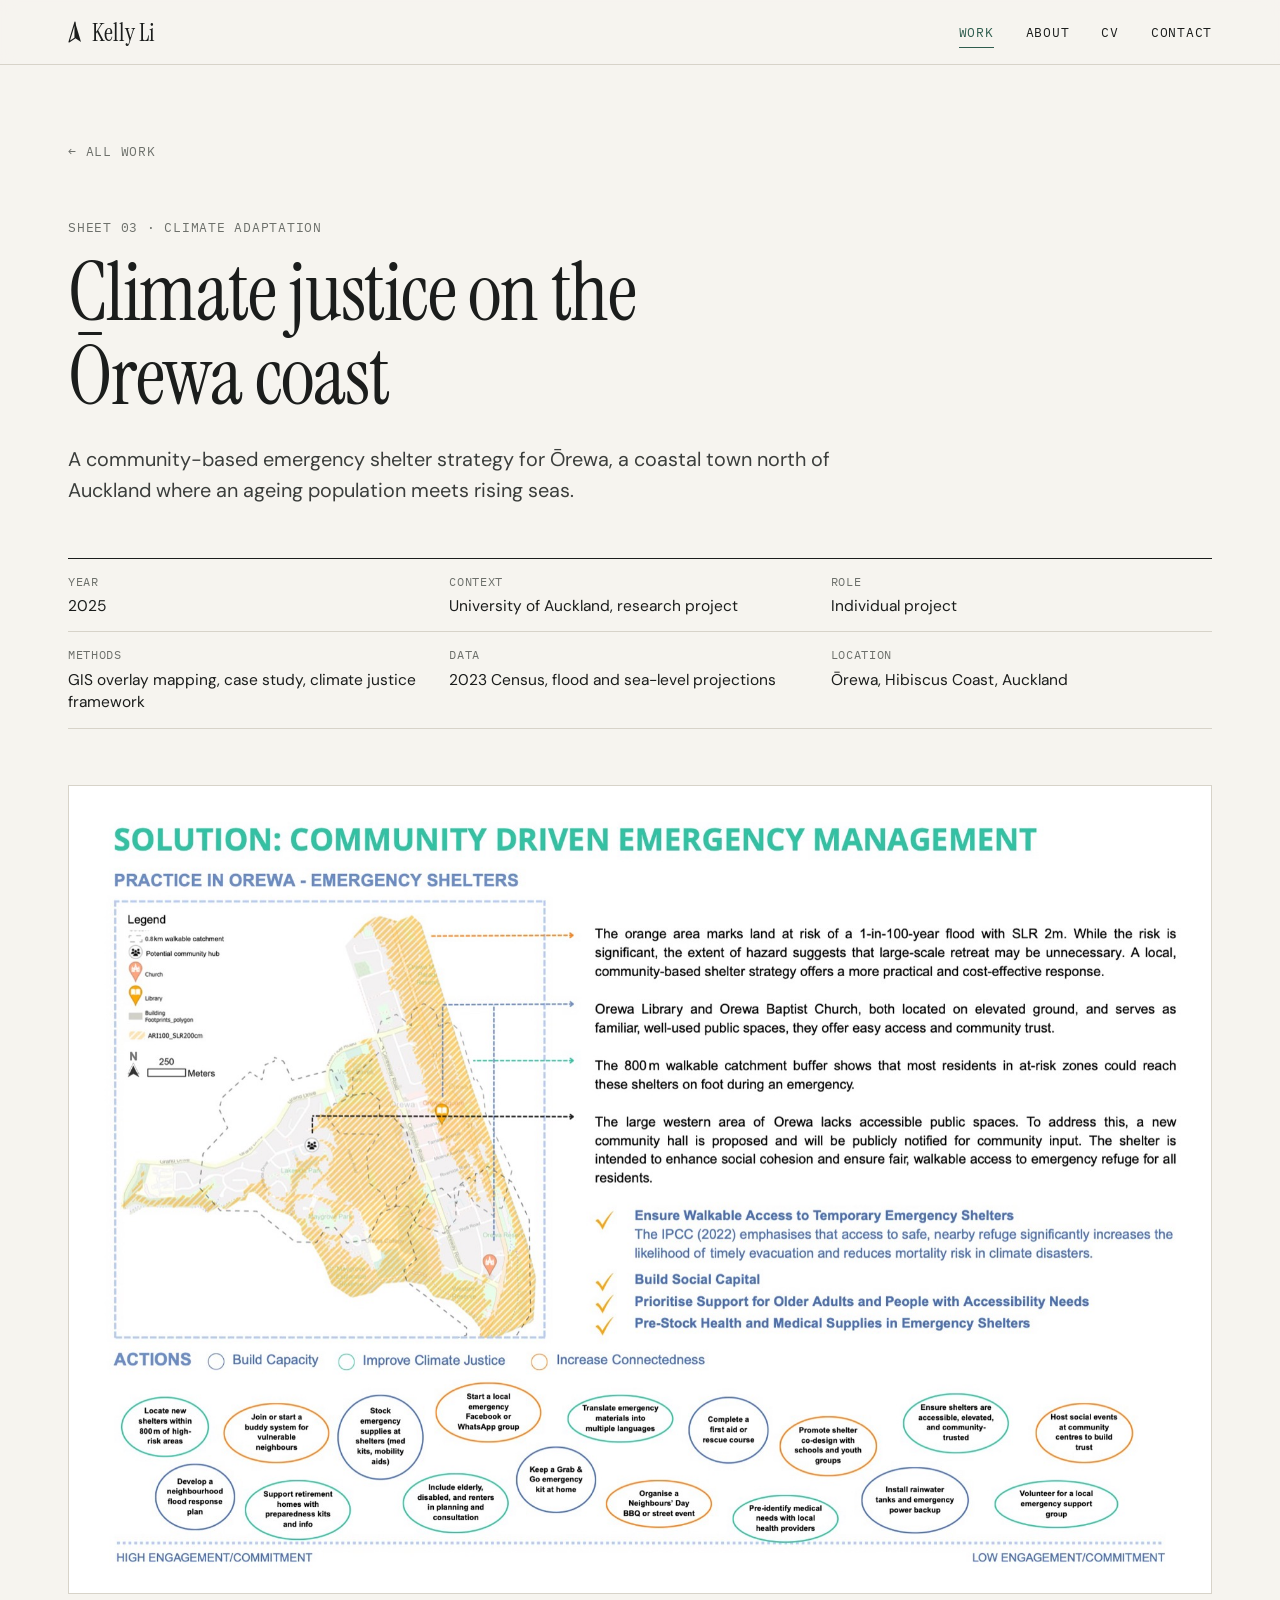
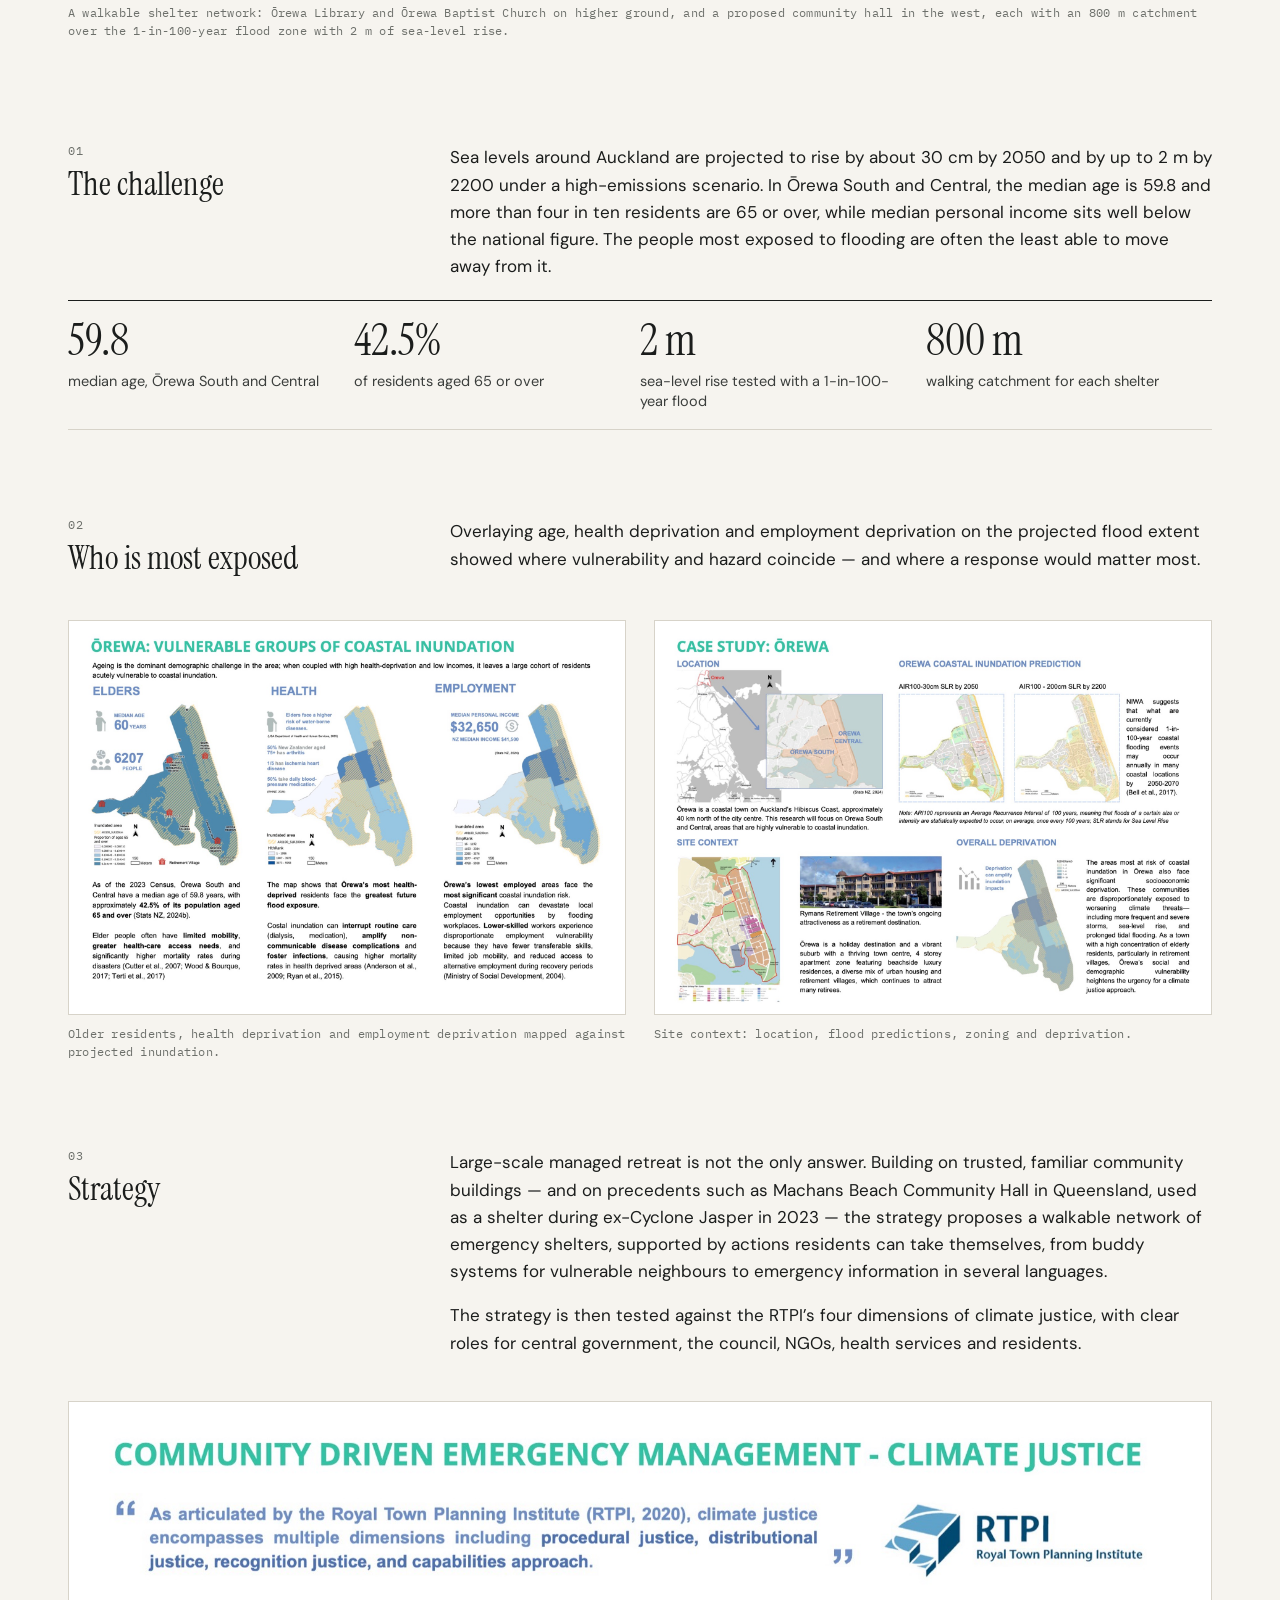
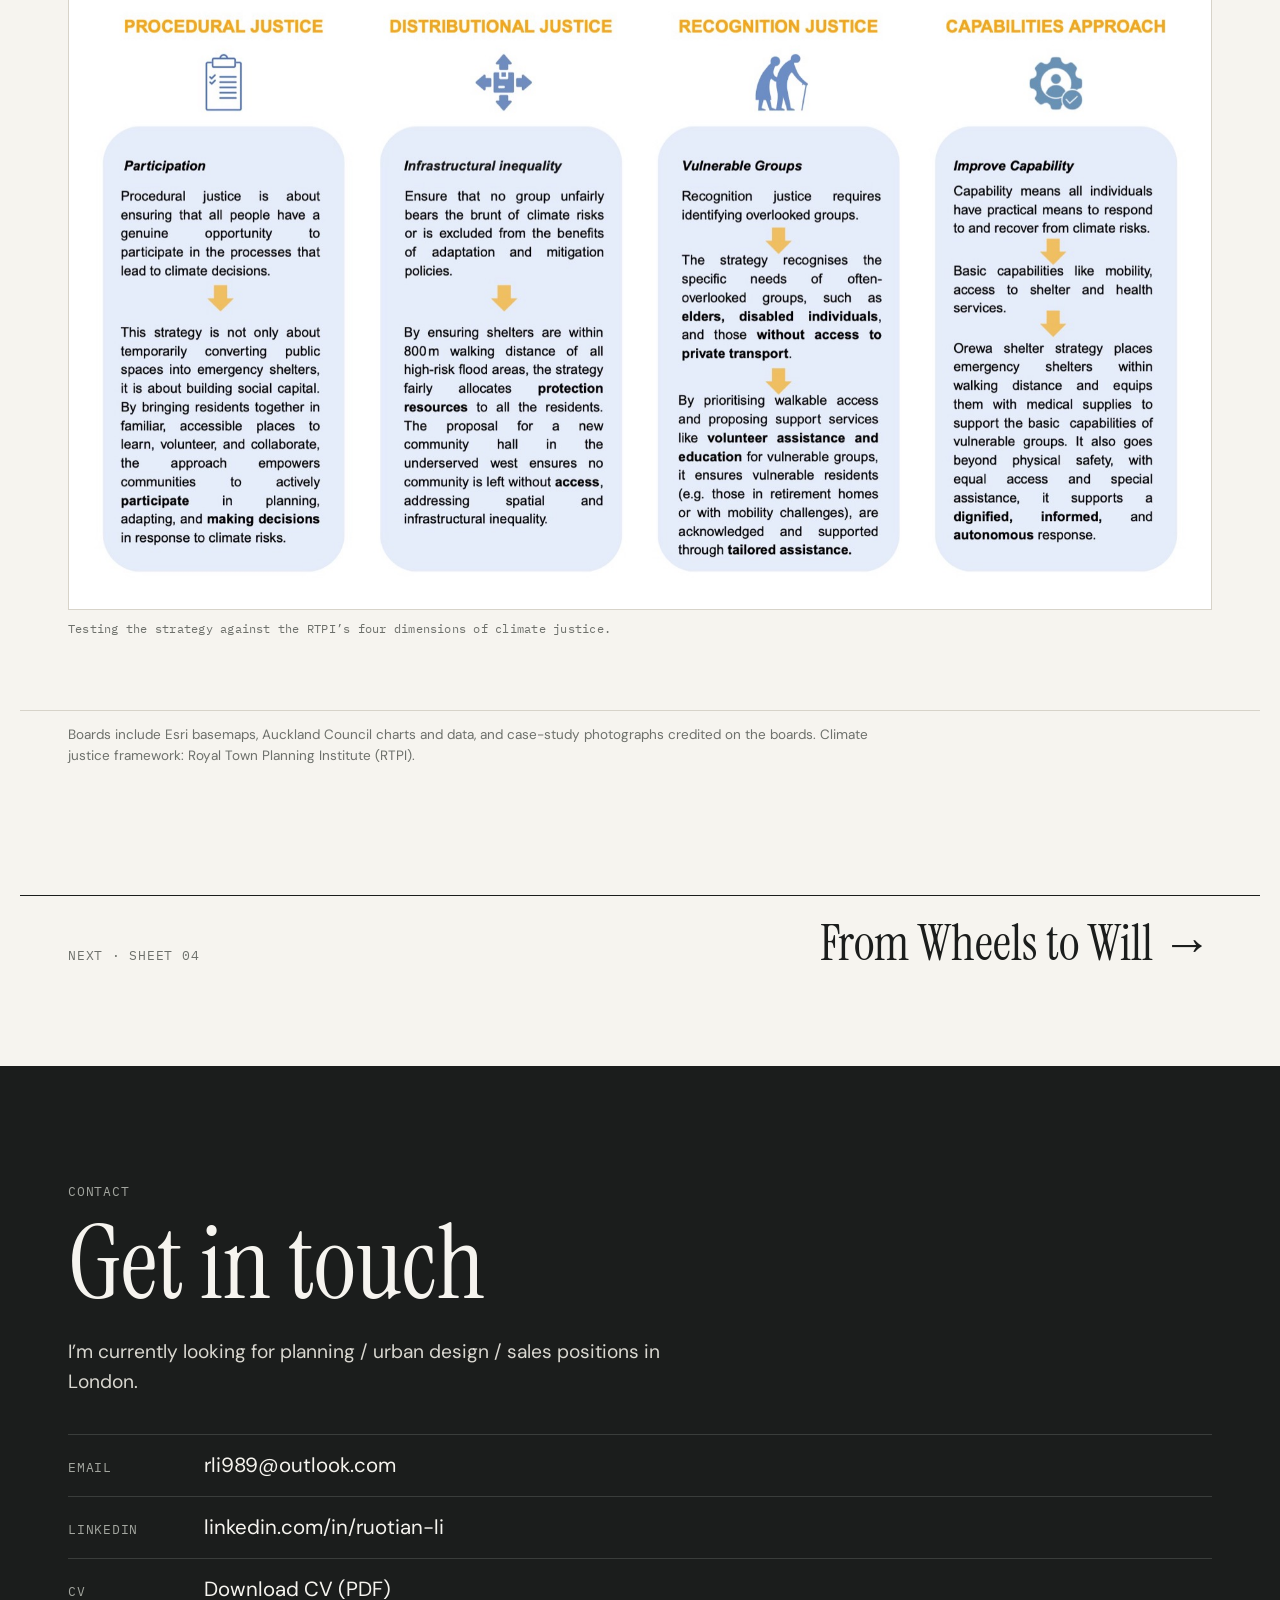
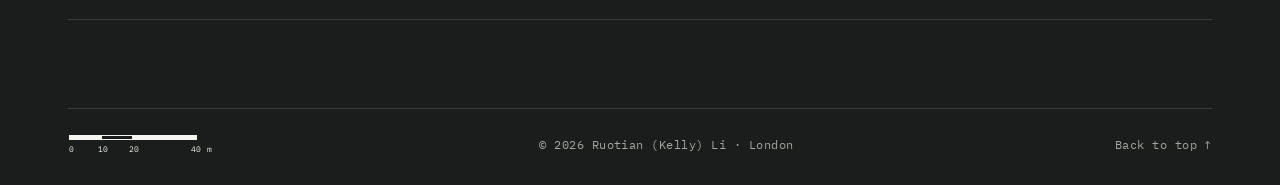
<file: projects/orewa-coastal-shelters.html>
<!doctype html>
<html lang="en-GB">
<head>
<meta charset="utf-8">
<meta name="viewport" content="width=device-width, initial-scale=1">
<meta name="robots" content="noindex"><!-- draft: remove before launch -->
<title>Climate justice on the Ōrewa coast — Kelly Li</title>
<meta name="description" content="A community-based emergency shelter strategy for Ōrewa, Auckland, combining GIS mapping of flood risk and vulnerability with the RTPI's climate justice framework.">
<meta property="og:title" content="Climate justice on the Ōrewa coast">
<meta property="og:type" content="article">
<meta property="og:locale" content="en_GB">
<meta property="og:image" content="https://ruotian-li.github.io/assets/img/og-image.jpg">
<meta property="og:image:width" content="1200">
<meta property="og:image:height" content="630">
<meta property="og:image:alt" content="Kelly Li at Beachy Head, East Sussex">
<meta name="twitter:card" content="summary_large_image">
<link rel="icon" href="../assets/img/favicon.svg" type="image/svg+xml">
<link rel="preconnect" href="https://fonts.googleapis.com">
<link rel="preconnect" href="https://fonts.gstatic.com" crossorigin>
<link rel="stylesheet" href="https://fonts.googleapis.com/css2?family=DM+Sans:opsz,wght@9..40,400;9..40,500&family=IBM+Plex+Mono:wght@400;500&family=Instrument+Serif:ital@0;1&display=swap">
<link rel="stylesheet" href="../assets/css/style.css?v=2026112204">
</head>
<body id="top">
<a class="skip" href="#main">Skip to content</a>

<header class="site-header">
  <div class="wrap">
    <a class="brand" href="../index.html" aria-label="Kelly Li — home">
      <svg viewBox="0 0 14 22" aria-hidden="true"><path d="M7 1 L13 21 L7 17 Z" fill="currentColor"/><path d="M7 1 L1 21 L7 17 Z" fill="none" stroke="currentColor" stroke-width="1.1" stroke-linejoin="round"/></svg>
      <span>Kelly Li</span>
    </a>
    <nav class="nav" aria-label="Main">
      <a href="../index.html#work" aria-current="page">Work</a>
      <a href="../about.html">About</a>
      <a href="../assets/Kelly-Li-CV.pdf">CV</a>
      <a href="#contact">Contact</a>
    </nav>
  </div>
</header>

<main id="main">
<article>

  <header class="page-head wrap">
    <a class="back" href="../index.html#work">← All work</a>
    <p class="eyebrow">Sheet 03 · Climate adaptation</p>
    <h1>Climate justice on the Ōrewa coast</h1>
    <p class="lede">A community-based emergency shelter strategy for Ōrewa, a coastal town north of Auckland where an ageing population meets rising seas.</p>
    <dl class="facts">
      <div><dt>Year</dt><dd>2025</dd></div>
      <div><dt>Context</dt><dd>University of Auckland, research project</dd></div>
      <div><dt>Role</dt><dd>Individual project</dd></div>
      <div><dt>Methods</dt><dd>GIS overlay mapping, case study, climate justice framework</dd></div>
      <div><dt>Data</dt><dd>2023 Census, flood and sea-level projections</dd></div>
      <div><dt>Location</dt><dd>Ōrewa, Hibiscus Coast, Auckland</dd></div>
    </dl>
  </header>

  <figure class="wrap lead-figure">
    <img src="../assets/img/projects/orewa/board-07.jpg" width="1800" height="1273" alt="Map of Ōrewa showing proposed emergency shelters with 800 m walking catchments over the projected flood zone, with a list of community actions">
    <figcaption>A walkable shelter network: Ōrewa Library and Ōrewa Baptist Church on higher ground, and a proposed community hall in the west, each with an 800 m catchment over the 1-in-100-year flood zone with 2 m of sea-level rise.</figcaption>
  </figure>

  <section class="wrap block">
    <h2><span class="num">01</span>The challenge</h2>
    <div class="body">
      <p>Sea levels around Auckland are projected to rise by about 30 cm by 2050 and by up to 2 m by 2200 under a high-emissions scenario. In Ōrewa South and Central, the median age is 59.8 and more than four in ten residents are 65 or over, while median personal income sits well below the national figure. The people most exposed to flooding are often the least able to move away from it.</p>
    </div>
    <div class="stats">
      <div class="stat"><b>59.8</b><span>median age, Ōrewa South and Central</span></div>
      <div class="stat"><b>42.5%</b><span>of residents aged 65 or over</span></div>
      <div class="stat"><b>2 m</b><span>sea-level rise tested with a 1-in-100-year flood</span></div>
      <div class="stat"><b>800 m</b><span>walking catchment for each shelter</span></div>
    </div>
  </section>

  <section class="wrap block">
    <h2><span class="num">02</span>Who is most exposed</h2>
    <div class="body">
      <p>Overlaying age, health deprivation and employment deprivation on the projected flood extent showed where vulnerability and hazard coincide — and where a response would matter most.</p>
    </div>
    <div class="figs">
      <figure><img src="../assets/img/projects/orewa/board-04.jpg" width="1800" height="1273" alt="Three maps overlaying older residents, health deprivation and employment deprivation on the flood zone" loading="lazy"><figcaption>Older residents, health deprivation and employment deprivation mapped against projected inundation.</figcaption></figure>
      <figure><img src="../assets/img/projects/orewa/board-03.jpg" width="1800" height="1273" alt="Context board with location map, flood predictions, zoning and deprivation data" loading="lazy"><figcaption>Site context: location, flood predictions, zoning and deprivation.</figcaption></figure>
    </div>
  </section>

  <section class="wrap block">
    <h2><span class="num">03</span>Strategy</h2>
    <div class="body">
      <p>Large-scale managed retreat is not the only answer. Building on trusted, familiar community buildings — and on precedents such as Machans Beach Community Hall in Queensland, used as a shelter during ex-Cyclone Jasper in 2023 — the strategy proposes a walkable network of emergency shelters, supported by actions residents can take themselves, from buddy systems for vulnerable neighbours to emergency information in several languages.</p>
      <p>The strategy is then tested against the RTPI’s four dimensions of climate justice, with clear roles for central government, the council, NGOs, health services and residents.</p>
    </div>
    <div class="figs figs--one">
      <figure><img src="../assets/img/projects/orewa/board-08.jpg" width="1800" height="1273" alt="Board assessing the strategy against four dimensions of climate justice" loading="lazy"><figcaption>Testing the strategy against the RTPI’s four dimensions of climate justice.</figcaption></figure>
    </div>
  </section>

  <div class="wrap credits"><p>Boards include Esri basemaps, Auckland Council charts and data, and case-study photographs credited on the boards. Climate justice framework: Royal Town Planning Institute (RTPI).</p></div>

  <nav class="wrap next" aria-label="Next project">
    <p class="eyebrow">Next · Sheet 04</p>
    <a href="from-wheels-to-will.html">From Wheels to Will →</a>
  </nav>

</article>
</main>

<footer class="site-footer" id="contact">
  <div class="wrap">
    <div class="contact">
      <p class="eyebrow">Contact</p>
      <h2>Get in touch</h2>
      <p class="avail">I’m currently looking for planning / urban design / sales positions in London.</p>
      <ul class="contact-links">
        <li><span class="mono">Email</span><a href="mailto:rli989@outlook.com">rli989@outlook.com</a></li>
        <li><span class="mono">LinkedIn</span><a href="https://www.linkedin.com/in/ruotian-li-317829247/" target="_blank" rel="noopener">linkedin.com/in/ruotian-li</a></li>
        <li><span class="mono">CV</span><a href="../assets/Kelly-Li-CV.pdf">Download CV (PDF)</a></li>
      </ul>
    </div>
    <div class="colophon">
      <svg class="scalebar" viewBox="0 0 150 26" role="img" aria-label="Scale bar">
        <g fill="currentColor" font-family="IBM Plex Mono, monospace" font-size="8">
          <rect x="1" y="4" width="32" height="5"/>
          <rect x="33.5" y="4.5" width="31" height="4" fill="none" stroke="currentColor"/>
          <rect x="65" y="4" width="64" height="5"/>
          <text x="1" y="21">0</text><text x="30" y="21">10</text><text x="61" y="21">20</text><text x="123" y="21">40 m</text>
        </g>
      </svg>
      <p>© 2026 Ruotian (Kelly) Li · London</p>
      <a href="#top">Back to top ↑</a>
    </div>
  </div>
</footer>

<script src="../assets/js/main.js?v=2026112204" defer></script>
</body>
</html>
</file>
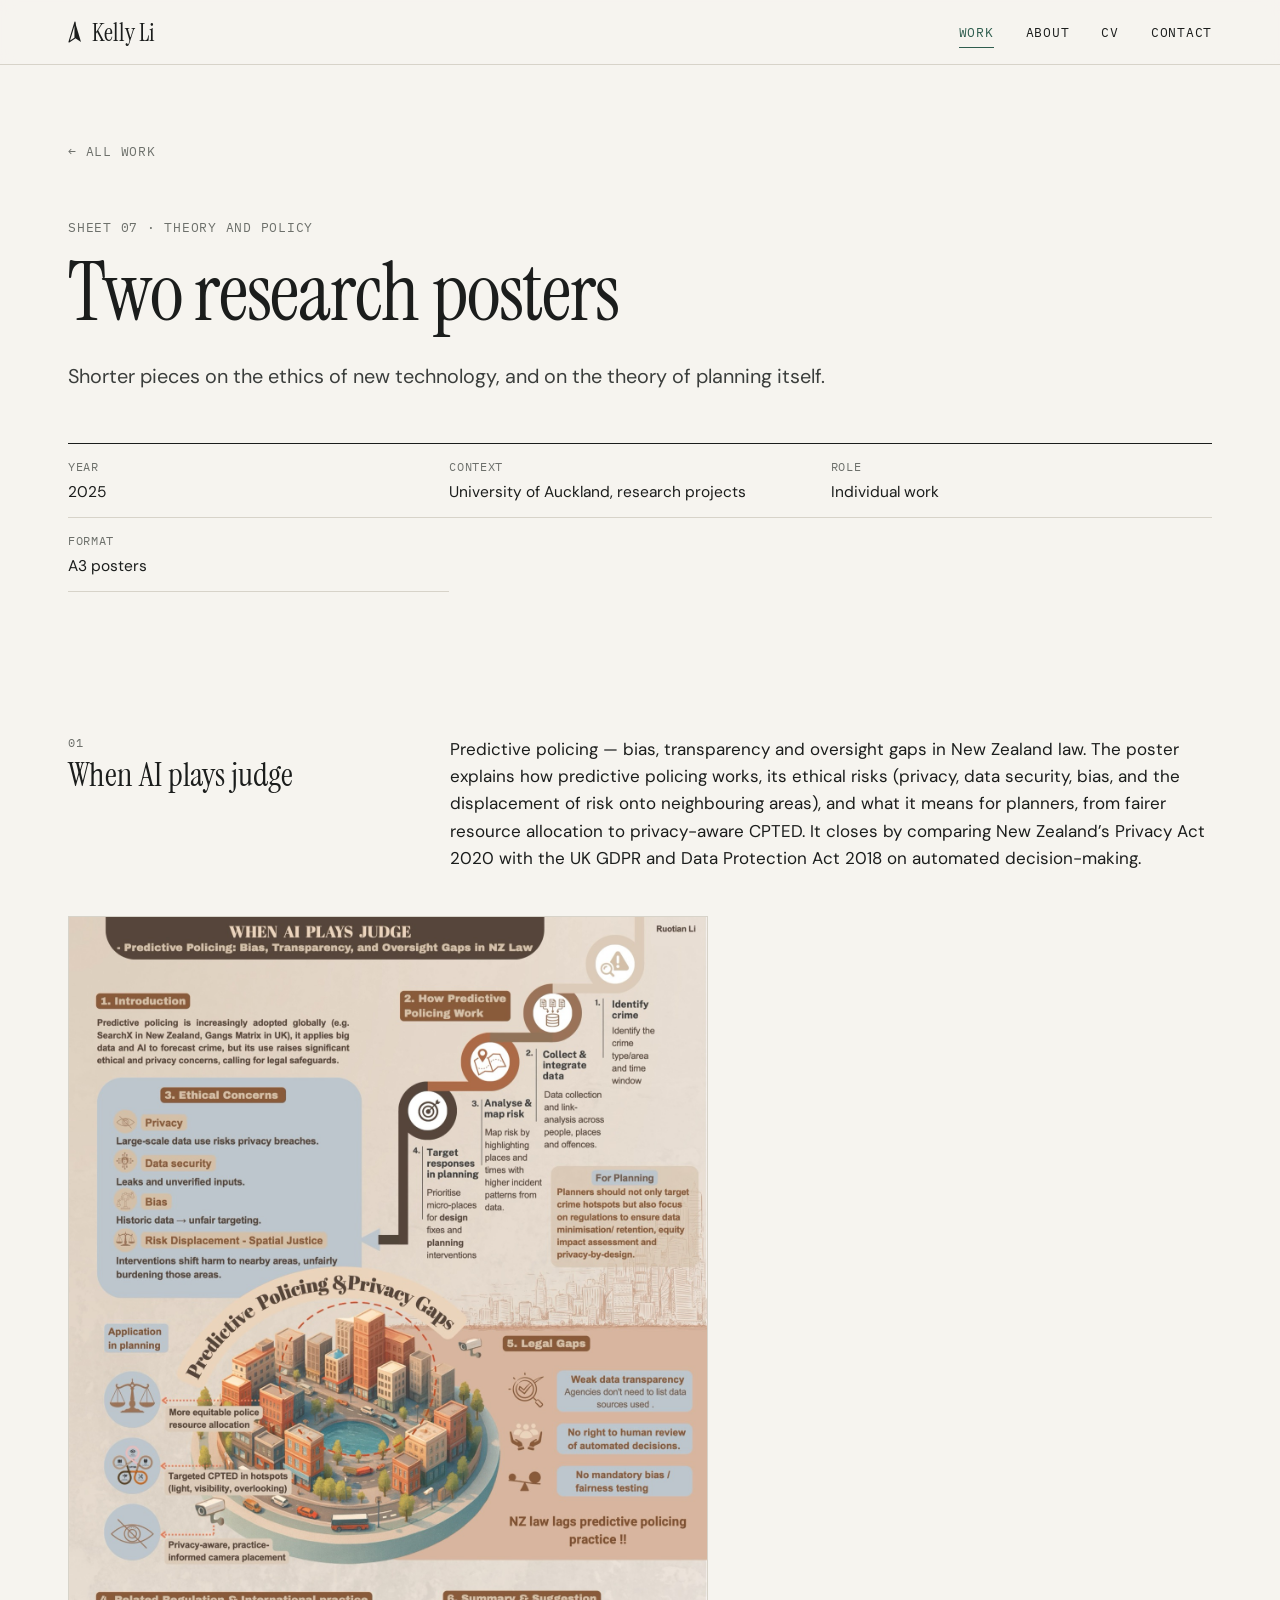
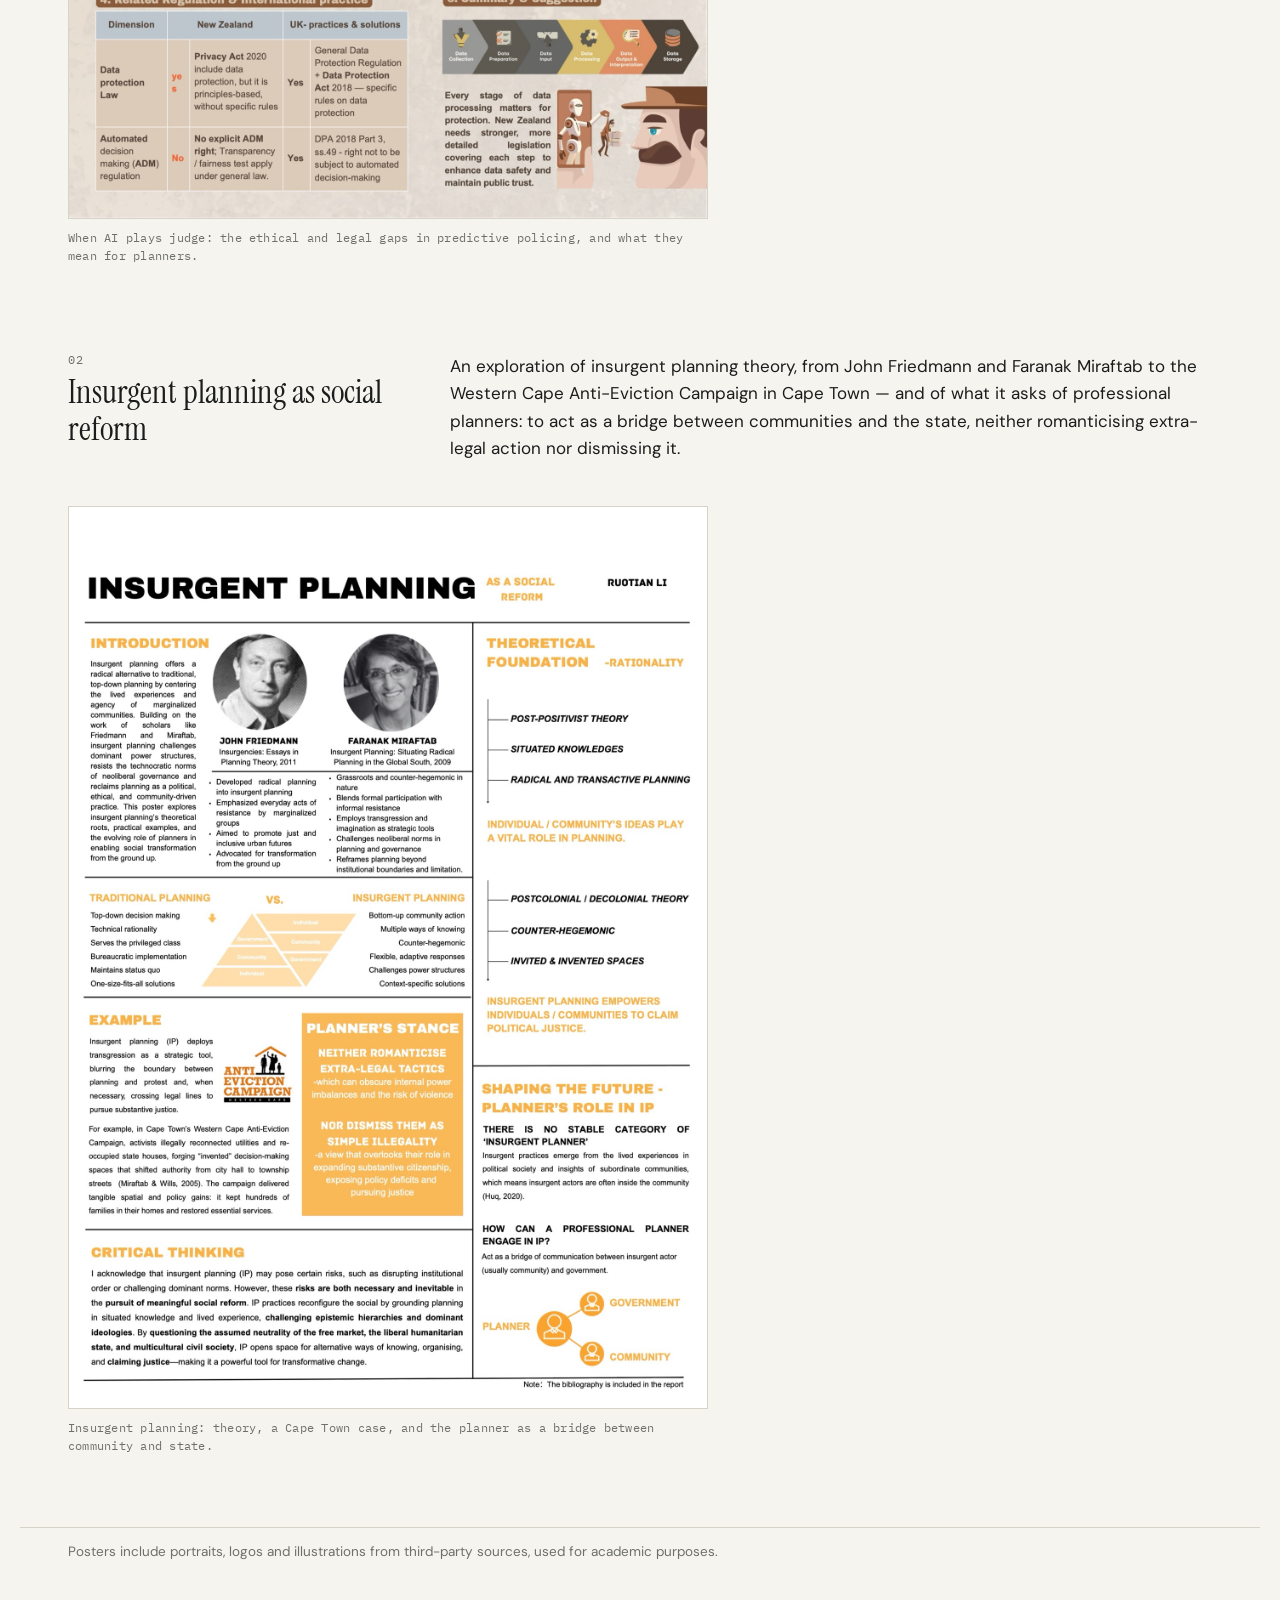
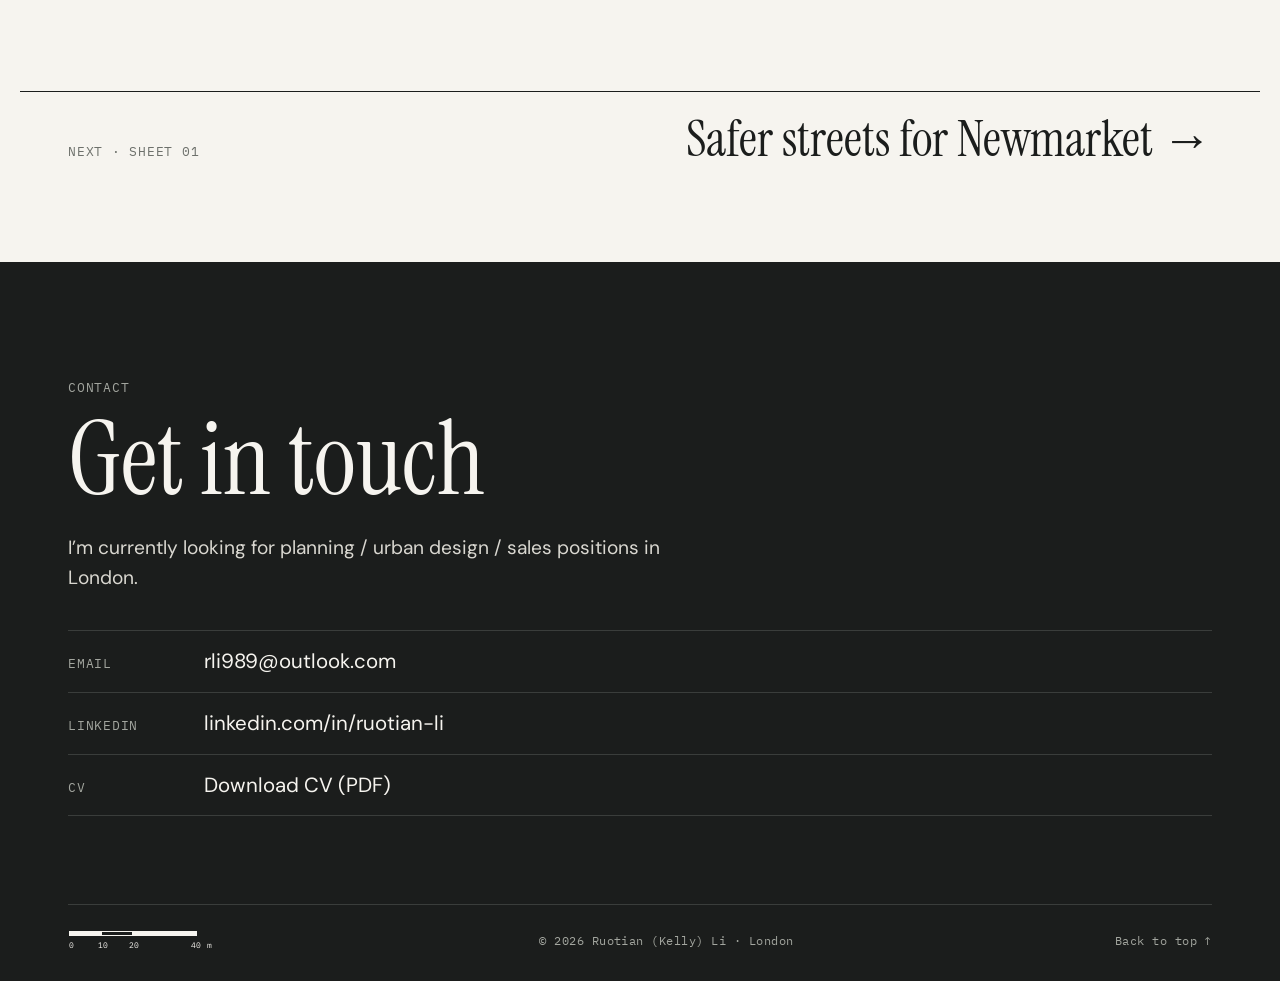
<file: projects/planning-posters.html>
<!doctype html>
<html lang="en-GB">
<head>
<meta charset="utf-8">
<meta name="viewport" content="width=device-width, initial-scale=1">
<meta name="robots" content="noindex"><!-- draft: remove before launch -->
<title>Two research posters — Kelly Li</title>
<meta name="description" content="Research posters on predictive policing and privacy law in New Zealand and the UK, and on insurgent planning theory.">
<meta property="og:title" content="Two research posters">
<meta property="og:type" content="article">
<meta property="og:locale" content="en_GB">
<meta property="og:image" content="https://ruotian-li.github.io/assets/img/og-image.jpg">
<meta property="og:image:width" content="1200">
<meta property="og:image:height" content="630">
<meta property="og:image:alt" content="Kelly Li at Beachy Head, East Sussex">
<meta name="twitter:card" content="summary_large_image">
<link rel="icon" href="../assets/img/favicon.svg" type="image/svg+xml">
<link rel="preconnect" href="https://fonts.googleapis.com">
<link rel="preconnect" href="https://fonts.gstatic.com" crossorigin>
<link rel="stylesheet" href="https://fonts.googleapis.com/css2?family=DM+Sans:opsz,wght@9..40,400;9..40,500&family=IBM+Plex+Mono:wght@400;500&family=Instrument+Serif:ital@0;1&display=swap">
<link rel="stylesheet" href="../assets/css/style.css?v=2026112204">
</head>
<body id="top">
<a class="skip" href="#main">Skip to content</a>

<header class="site-header">
  <div class="wrap">
    <a class="brand" href="../index.html" aria-label="Kelly Li — home">
      <svg viewBox="0 0 14 22" aria-hidden="true"><path d="M7 1 L13 21 L7 17 Z" fill="currentColor"/><path d="M7 1 L1 21 L7 17 Z" fill="none" stroke="currentColor" stroke-width="1.1" stroke-linejoin="round"/></svg>
      <span>Kelly Li</span>
    </a>
    <nav class="nav" aria-label="Main">
      <a href="../index.html#work" aria-current="page">Work</a>
      <a href="../about.html">About</a>
      <a href="../assets/Kelly-Li-CV.pdf">CV</a>
      <a href="#contact">Contact</a>
    </nav>
  </div>
</header>

<main id="main">
<article>

  <header class="page-head wrap">
    <a class="back" href="../index.html#work">← All work</a>
    <p class="eyebrow">Sheet 07 · Theory and policy</p>
    <h1>Two research posters</h1>
    <p class="lede">Shorter pieces on the ethics of new technology, and on the theory of planning itself.</p>
    <dl class="facts">
      <div><dt>Year</dt><dd>2025</dd></div>
      <div><dt>Context</dt><dd>University of Auckland, research projects</dd></div>
      <div><dt>Role</dt><dd>Individual work</dd></div>
      <div><dt>Format</dt><dd>A3 posters</dd></div>
    </dl>
  </header>

  <section class="wrap block">
    <h2><span class="num">01</span>When AI plays judge</h2>
    <div class="body">
      <p>Predictive policing — bias, transparency and oversight gaps in New Zealand law. The poster explains how predictive policing works, its ethical risks (privacy, data security, bias, and the displacement of risk onto neighbouring areas), and what it means for planners, from fairer resource allocation to privacy-aware CPTED. It closes by comparing New Zealand’s Privacy Act 2020 with the UK GDPR and Data Protection Act 2018 on automated decision-making.</p>
    </div>
    <div class="figs figs--poster">
      <figure><img src="../assets/img/projects/posters/smart-city.jpg" width="1500" height="2119" alt="Poster titled When AI Plays Judge, on predictive policing, privacy and oversight gaps in New Zealand law" loading="lazy"><figcaption>When AI plays judge: the ethical and legal gaps in predictive policing, and what they mean for planners.</figcaption></figure>
    </div>
  </section>

  <section class="wrap block">
    <h2><span class="num">02</span>Insurgent planning as social reform</h2>
    <div class="body">
      <p>An exploration of insurgent planning theory, from John Friedmann and Faranak Miraftab to the Western Cape Anti-Eviction Campaign in Cape Town — and of what it asks of professional planners: to act as a bridge between communities and the state, neither romanticising extra-legal action nor dismissing it.</p>
    </div>
    <div class="figs figs--poster">
      <figure><img src="../assets/img/projects/posters/insurgent-planning.jpg" width="1500" height="2119" alt="Poster titled Insurgent Planning as a Social Reform, comparing traditional and insurgent planning" loading="lazy"><figcaption>Insurgent planning: theory, a Cape Town case, and the planner as a bridge between community and state.</figcaption></figure>
    </div>
  </section>

  <div class="wrap credits"><p>Posters include portraits, logos and illustrations from third-party sources, used for academic purposes.</p></div>

  <nav class="wrap next" aria-label="Next project">
    <p class="eyebrow">Next · Sheet 01</p>
    <a href="newmarket-streets.html">Safer streets for Newmarket →</a>
  </nav>

</article>
</main>

<footer class="site-footer" id="contact">
  <div class="wrap">
    <div class="contact">
      <p class="eyebrow">Contact</p>
      <h2>Get in touch</h2>
      <p class="avail">I’m currently looking for planning / urban design / sales positions in London.</p>
      <ul class="contact-links">
        <li><span class="mono">Email</span><a href="mailto:rli989@outlook.com">rli989@outlook.com</a></li>
        <li><span class="mono">LinkedIn</span><a href="https://www.linkedin.com/in/ruotian-li-317829247/" target="_blank" rel="noopener">linkedin.com/in/ruotian-li</a></li>
        <li><span class="mono">CV</span><a href="../assets/Kelly-Li-CV.pdf">Download CV (PDF)</a></li>
      </ul>
    </div>
    <div class="colophon">
      <svg class="scalebar" viewBox="0 0 150 26" role="img" aria-label="Scale bar">
        <g fill="currentColor" font-family="IBM Plex Mono, monospace" font-size="8">
          <rect x="1" y="4" width="32" height="5"/>
          <rect x="33.5" y="4.5" width="31" height="4" fill="none" stroke="currentColor"/>
          <rect x="65" y="4" width="64" height="5"/>
          <text x="1" y="21">0</text><text x="30" y="21">10</text><text x="61" y="21">20</text><text x="123" y="21">40 m</text>
        </g>
      </svg>
      <p>© 2026 Ruotian (Kelly) Li · London</p>
      <a href="#top">Back to top ↑</a>
    </div>
  </div>
</footer>

<script src="../assets/js/main.js?v=2026112204" defer></script>
</body>
</html>
</file>
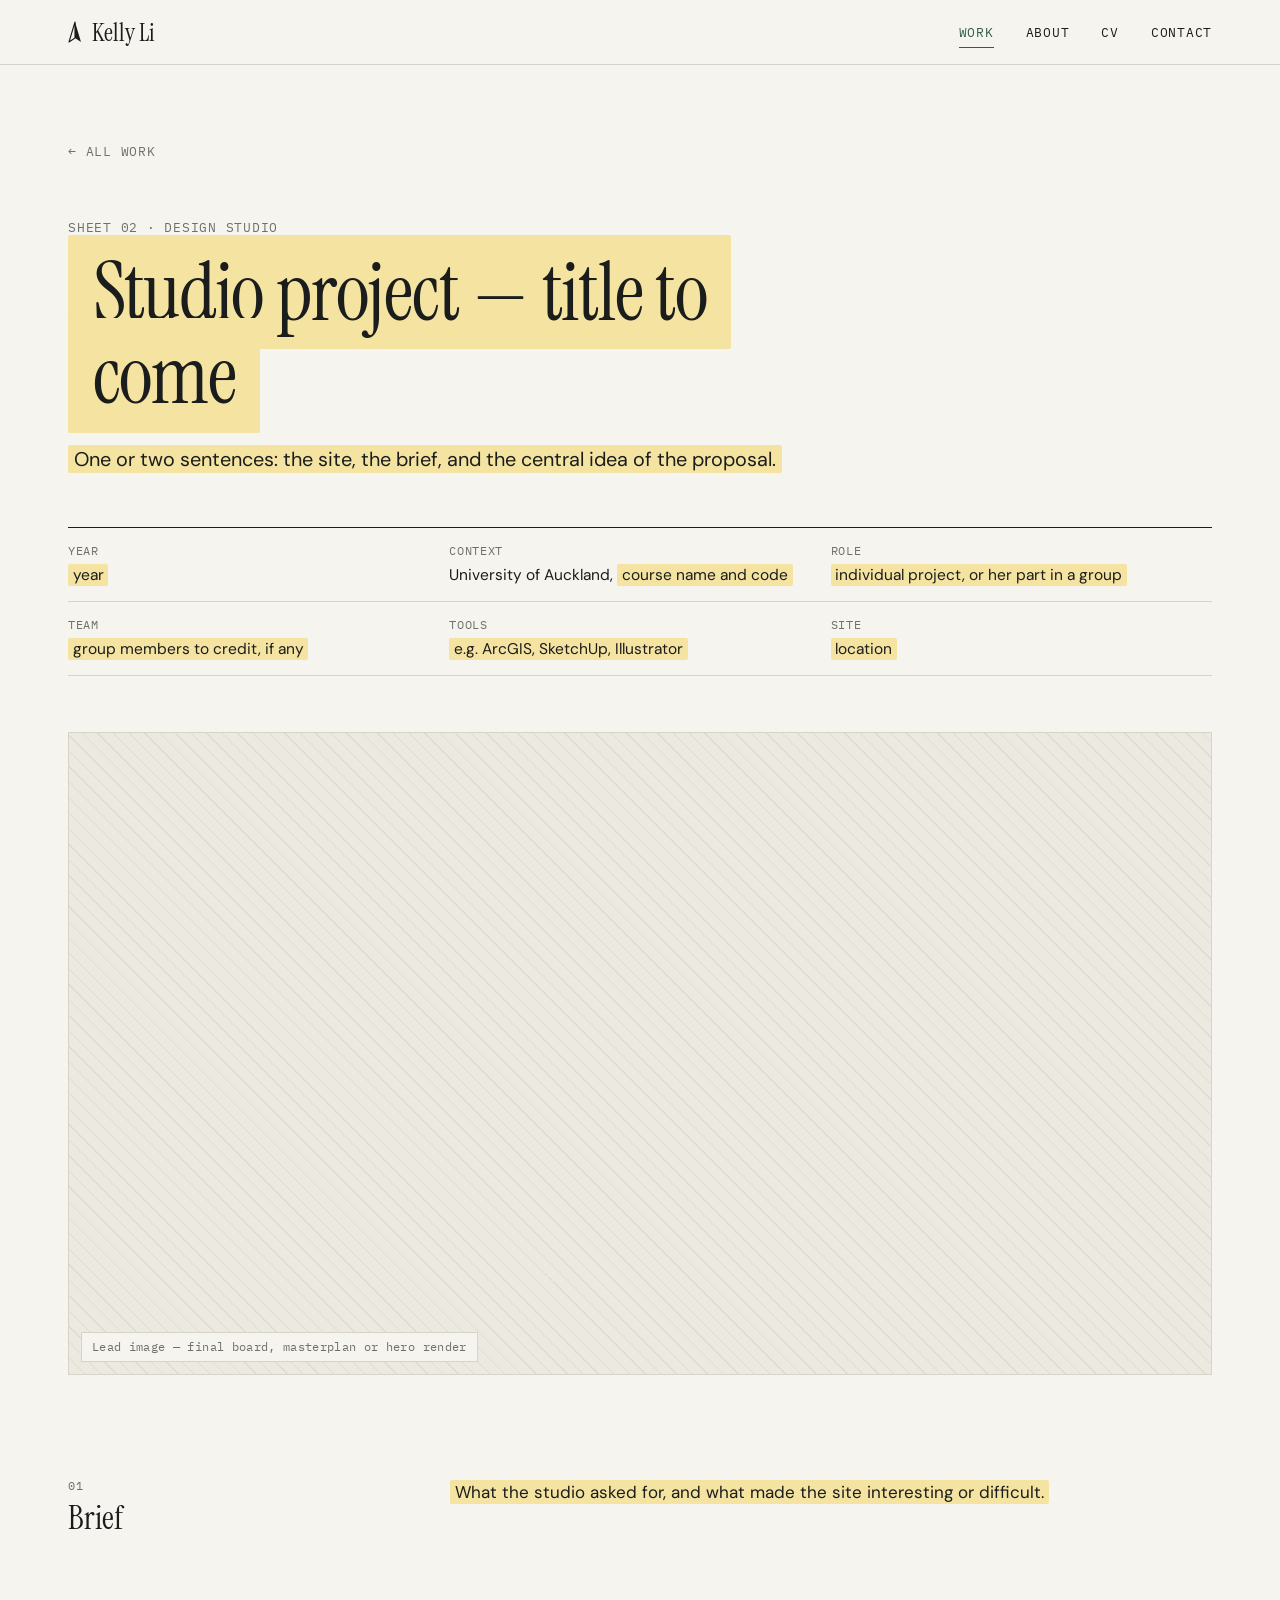
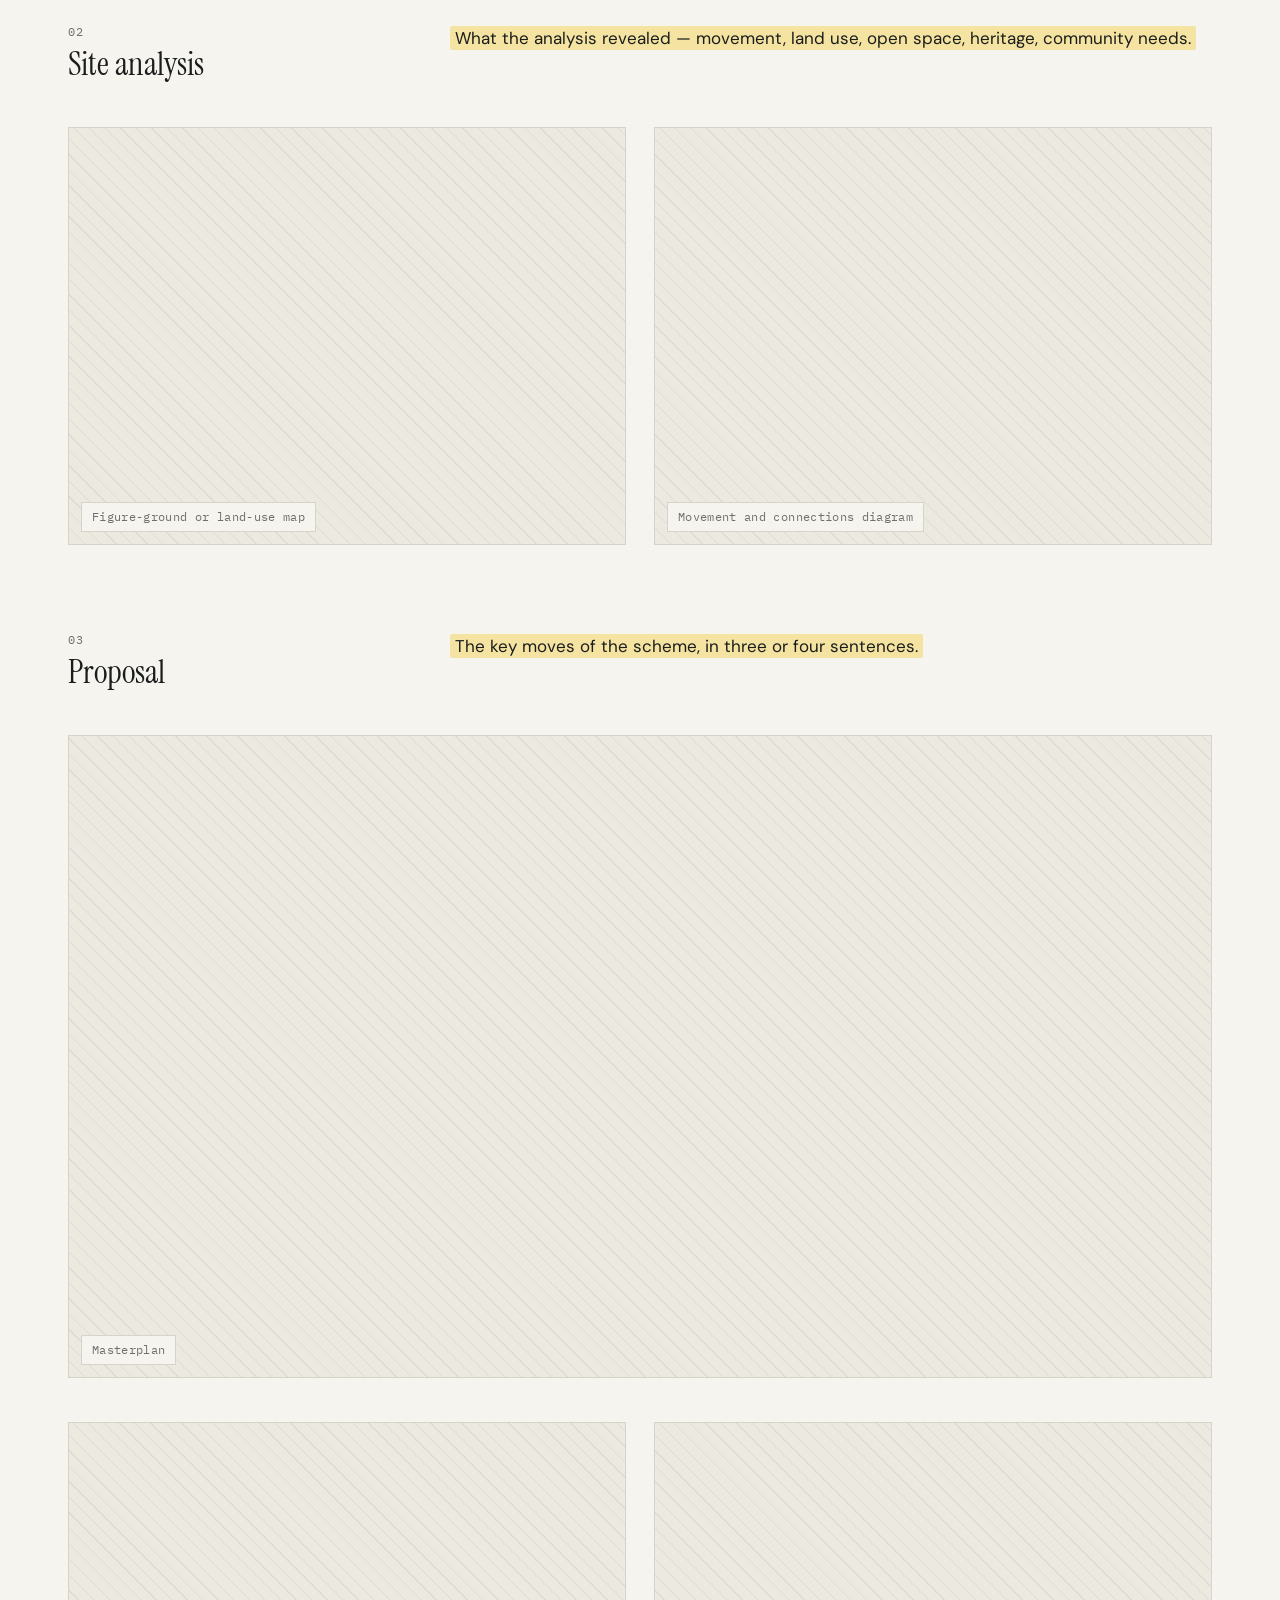
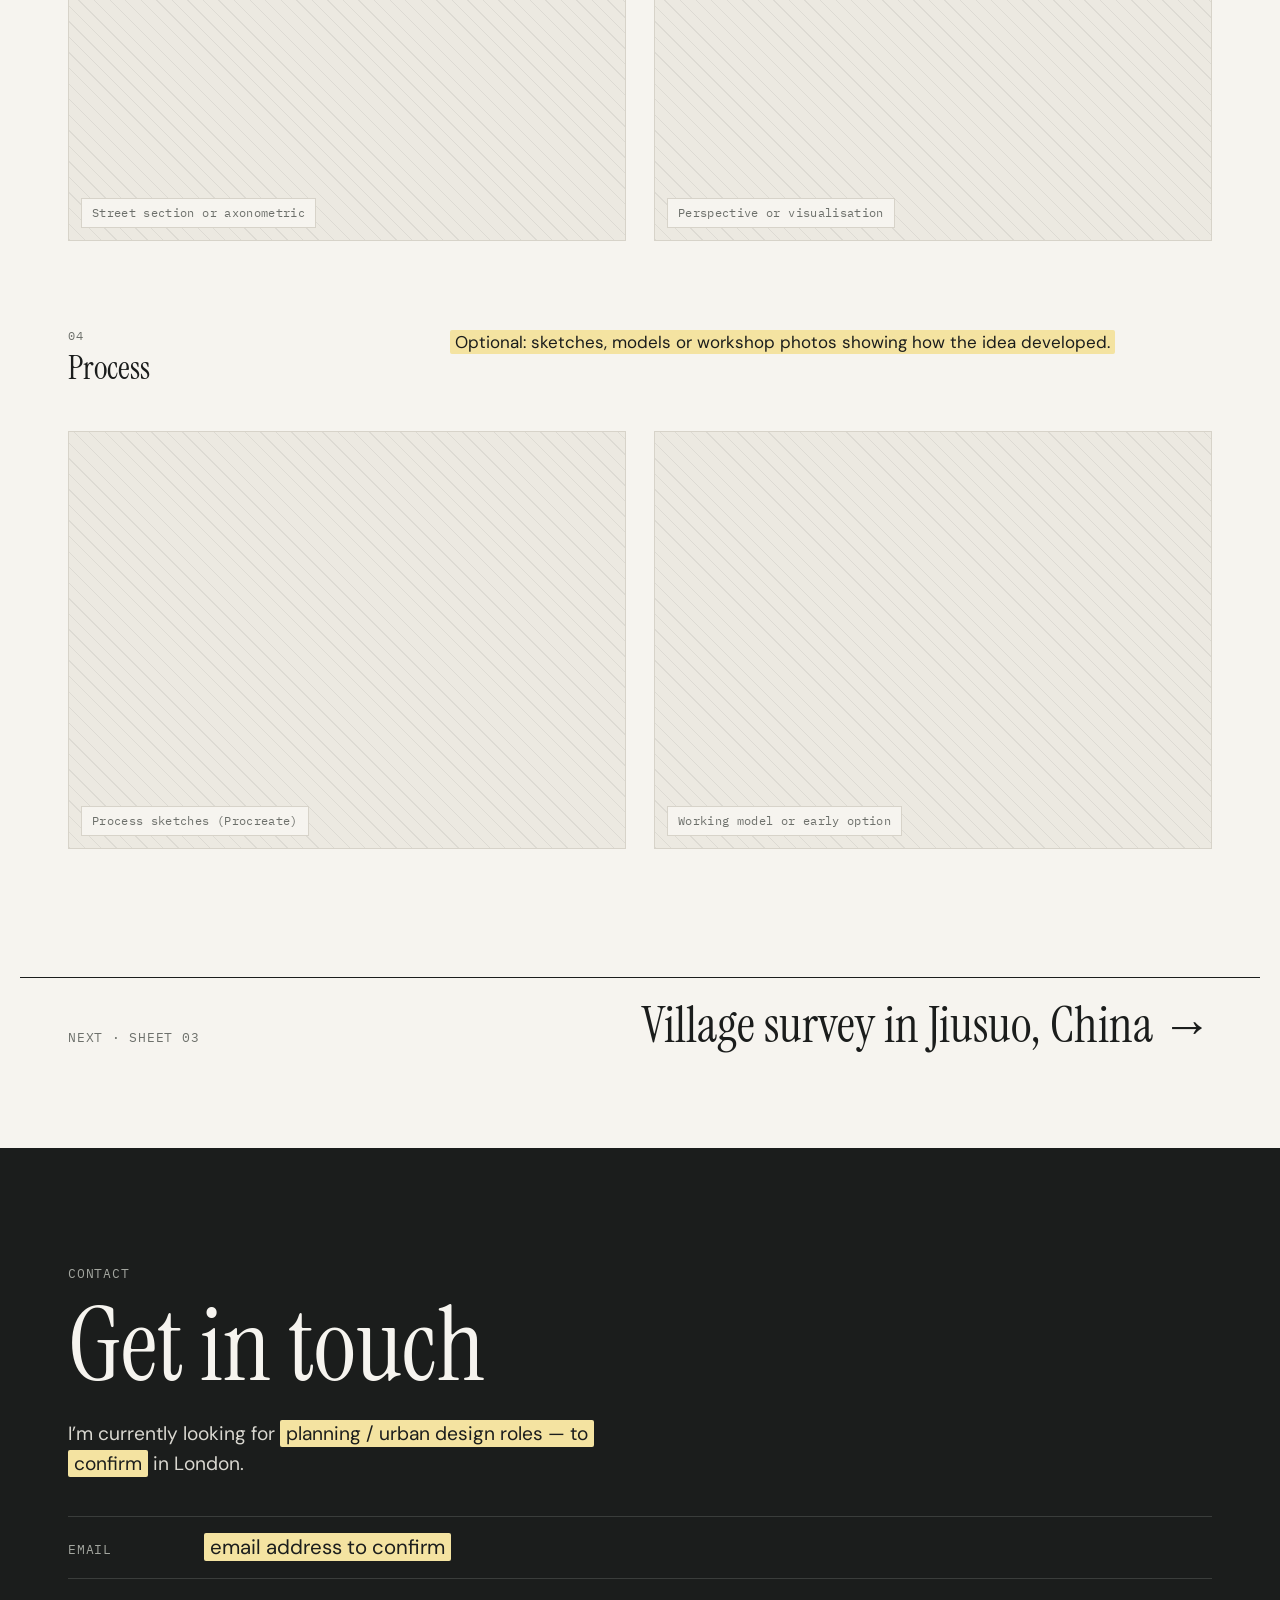
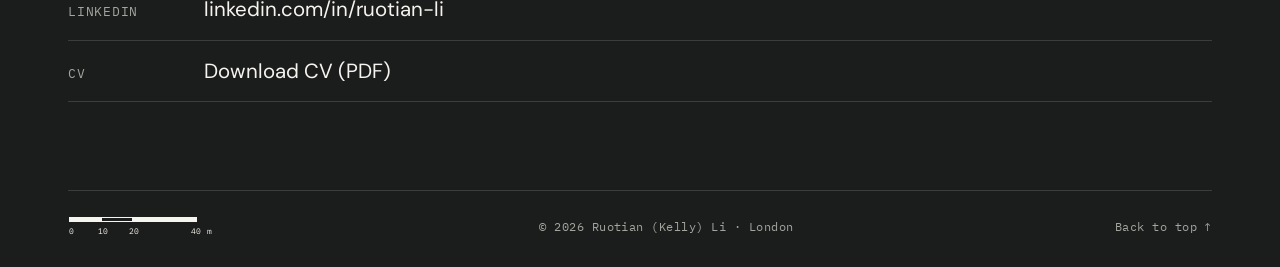
<file: projects/studio-project.html>
<!doctype html>
<html lang="en-GB">
<head>
<meta charset="utf-8">
<meta name="viewport" content="width=device-width, initial-scale=1">
<meta name="robots" content="noindex"><!-- draft: remove before launch -->
<title>Studio project — Kelly Li</title>
<meta name="description" content="A University of Auckland design studio project by Kelly Li.">
<meta property="og:title" content="Studio project — Kelly Li">
<meta property="og:type" content="article">
<meta property="og:locale" content="en_GB">
<meta property="og:image" content="https://ruotian-li.github.io/assets/img/og-image.jpg">
<meta property="og:image:width" content="1200">
<meta property="og:image:height" content="630">
<meta property="og:image:alt" content="Kelly Li at Beachy Head, East Sussex">
<meta name="twitter:card" content="summary_large_image">
<link rel="icon" href="../assets/img/favicon.svg" type="image/svg+xml">
<link rel="preconnect" href="https://fonts.googleapis.com">
<link rel="preconnect" href="https://fonts.gstatic.com" crossorigin>
<link rel="stylesheet" href="https://fonts.googleapis.com/css2?family=DM+Sans:opsz,wght@9..40,400;9..40,500&family=IBM+Plex+Mono:wght@400;500&family=Instrument+Serif:ital@0;1&display=swap">
<link rel="stylesheet" href="../assets/css/style.css">
</head>
<body id="top">
<a class="skip" href="#main">Skip to content</a>

<header class="site-header">
  <div class="wrap">
    <a class="brand" href="../index.html" aria-label="Kelly Li — home">
      <svg viewBox="0 0 14 22" aria-hidden="true"><path d="M7 1 L13 21 L7 17 Z" fill="currentColor"/><path d="M7 1 L1 21 L7 17 Z" fill="none" stroke="currentColor" stroke-width="1.1" stroke-linejoin="round"/></svg>
      <span>Kelly Li</span>
    </a>
    <nav class="nav" aria-label="Main">
      <a href="../index.html#work" aria-current="page">Work</a>
      <a href="../about.html">About</a>
      <a href="../assets/Kelly-Li-CV.pdf">CV</a>
      <a href="#contact">Contact</a>
    </nav>
  </div>
</header>

<main id="main">
<article>

  <header class="page-head wrap">
    <a class="back" href="../index.html#work">← All work</a>
    <p class="eyebrow">Sheet 02 · Design studio</p>
    <h1><mark class="tbc">Studio project — title to come</mark></h1>
    <p class="lede"><mark class="tbc">One or two sentences: the site, the brief, and the central idea of the proposal.</mark></p>
    <dl class="facts">
      <div><dt>Year</dt><dd><mark class="tbc">year</mark></dd></div>
      <div><dt>Context</dt><dd>University of Auckland, <mark class="tbc">course name and code</mark></dd></div>
      <div><dt>Role</dt><dd><mark class="tbc">individual project, or her part in a group</mark></dd></div>
      <div><dt>Team</dt><dd><mark class="tbc">group members to credit, if any</mark></dd></div>
      <div><dt>Tools</dt><dd><mark class="tbc">e.g. ArcGIS, SketchUp, Illustrator</mark></dd></div>
      <div><dt>Site</dt><dd><mark class="tbc">location</mark></dd></div>
    </dl>
  </header>

  <figure class="wrap lead-figure">
    <div class="ph" style="--ar: 16 / 9"><span>Lead image — final board, masterplan or hero render</span></div>
  </figure>

  <section class="wrap block">
    <h2><span class="num">01</span>Brief</h2>
    <div class="body">
      <p><mark class="tbc">What the studio asked for, and what made the site interesting or difficult.</mark></p>
    </div>
  </section>

  <section class="wrap block">
    <h2><span class="num">02</span>Site analysis</h2>
    <div class="body">
      <p><mark class="tbc">What the analysis revealed — movement, land use, open space, heritage, community needs.</mark></p>
    </div>
    <div class="figs">
      <figure><div class="ph"><span>Figure-ground or land-use map</span></div></figure>
      <figure><div class="ph"><span>Movement and connections diagram</span></div></figure>
    </div>
  </section>

  <section class="wrap block">
    <h2><span class="num">03</span>Proposal</h2>
    <div class="body">
      <p><mark class="tbc">The key moves of the scheme, in three or four sentences.</mark></p>
    </div>
    <div class="figs figs--one">
      <figure><div class="ph" style="--ar: 16 / 9"><span>Masterplan</span></div></figure>
    </div>
    <div class="figs">
      <figure><div class="ph"><span>Street section or axonometric</span></div></figure>
      <figure><div class="ph"><span>Perspective or visualisation</span></div></figure>
    </div>
  </section>

  <section class="wrap block">
    <h2><span class="num">04</span>Process</h2>
    <div class="body">
      <p><mark class="tbc">Optional: sketches, models or workshop photos showing how the idea developed.</mark></p>
    </div>
    <div class="figs">
      <figure><div class="ph"><span>Process sketches (Procreate)</span></div></figure>
      <figure><div class="ph"><span>Working model or early option</span></div></figure>
    </div>
  </section>

  <nav class="wrap next" aria-label="Next project">
    <p class="eyebrow">Next · Sheet 03</p>
    <a href="jiusuo-village.html">Village survey in Jiusuo, China →</a>
  </nav>

</article>
</main>

<footer class="site-footer" id="contact">
  <div class="wrap">
    <div class="contact">
      <p class="eyebrow">Contact</p>
      <h2>Get in touch</h2>
      <p class="avail">I’m currently looking for <mark class="tbc">planning / urban design roles — to confirm</mark> in London.</p>
      <ul class="contact-links">
        <li><span class="mono">Email</span><a href="mailto:"><mark class="tbc">email address to confirm</mark></a></li>
        <li><span class="mono">LinkedIn</span><a href="https://www.linkedin.com/in/ruotian-li-317829247/" target="_blank" rel="noopener">linkedin.com/in/ruotian-li</a></li>
        <li><span class="mono">CV</span><a href="../assets/Kelly-Li-CV.pdf">Download CV (PDF)</a></li>
      </ul>
    </div>
    <div class="colophon">
      <svg class="scalebar" viewBox="0 0 150 26" role="img" aria-label="Scale bar">
        <g fill="currentColor" font-family="IBM Plex Mono, monospace" font-size="8">
          <rect x="1" y="4" width="32" height="5"/>
          <rect x="33.5" y="4.5" width="31" height="4" fill="none" stroke="currentColor"/>
          <rect x="65" y="4" width="64" height="5"/>
          <text x="1" y="21">0</text><text x="30" y="21">10</text><text x="61" y="21">20</text><text x="123" y="21">40 m</text>
        </g>
      </svg>
      <p>© 2026 Ruotian (Kelly) Li · London</p>
      <a href="#top">Back to top ↑</a>
    </div>
  </div>
</footer>

<script src="../assets/js/main.js" defer></script>
</body>
</html>
</file>
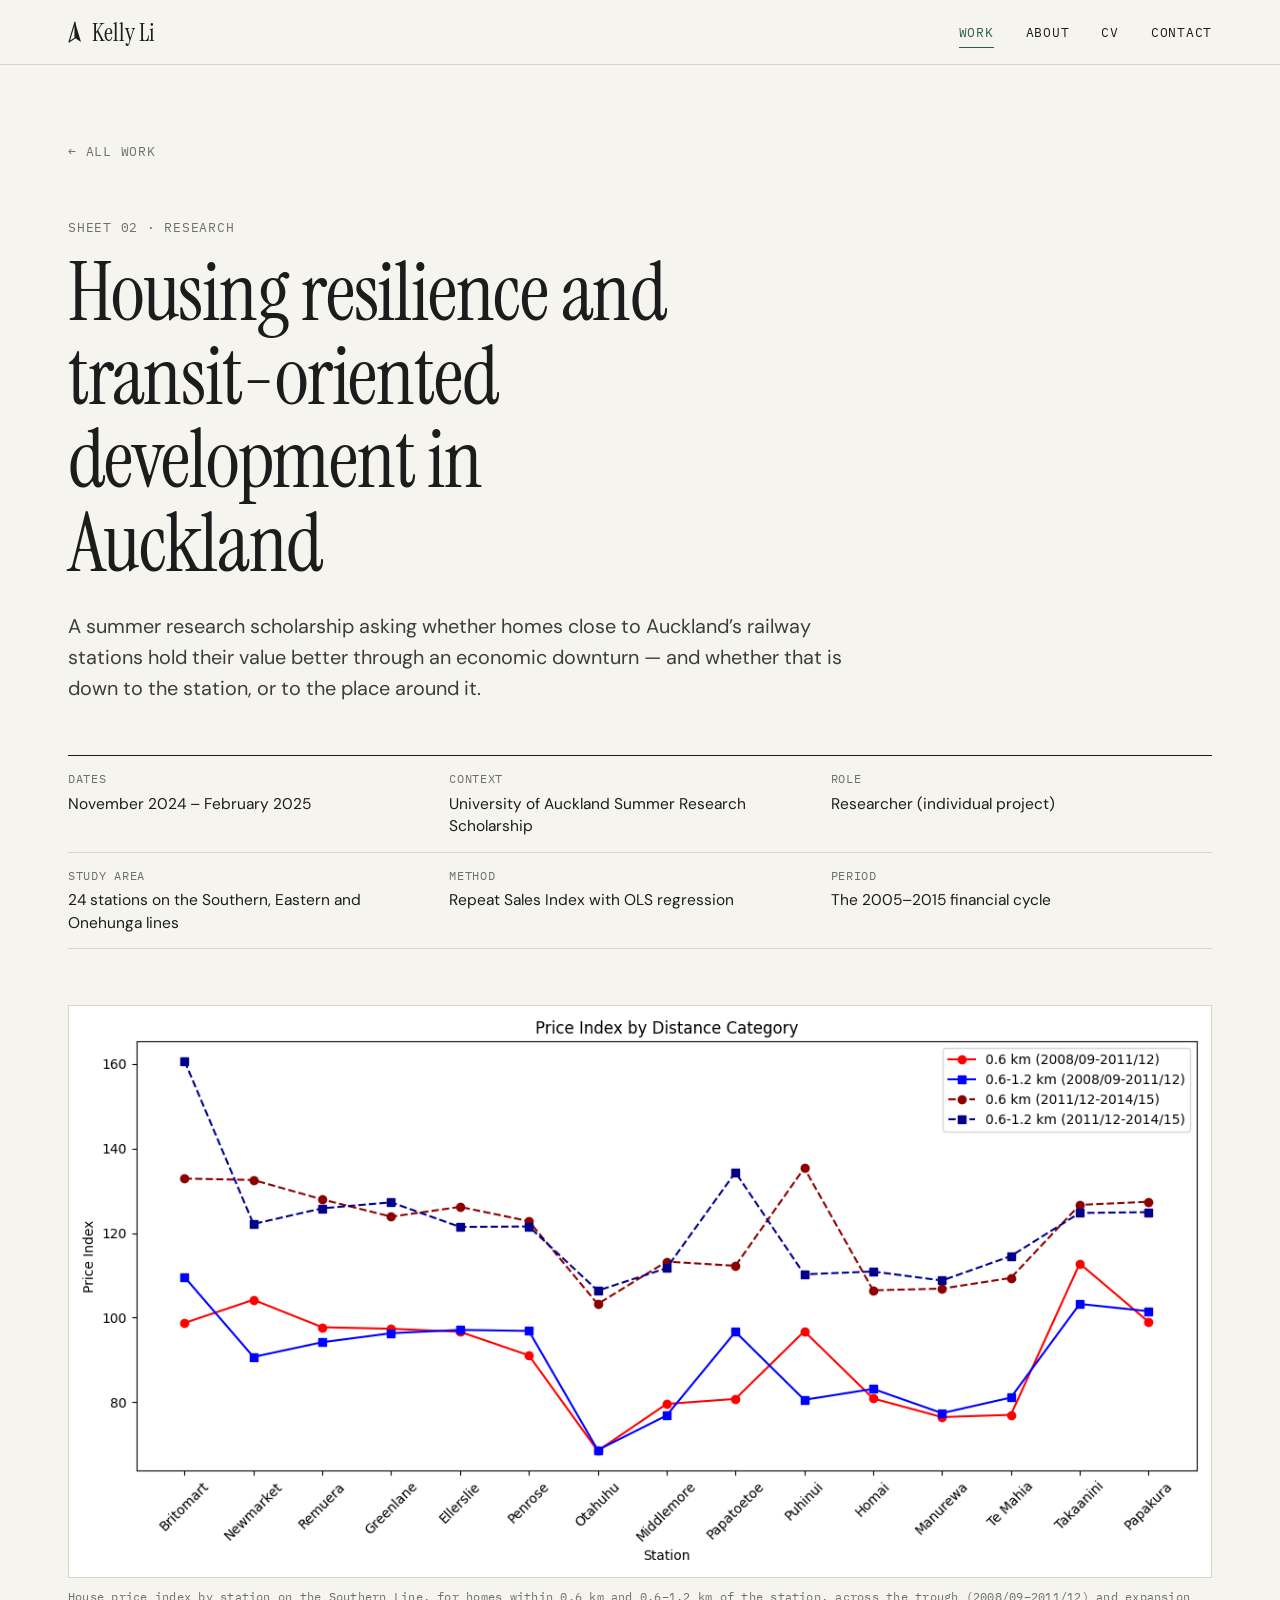
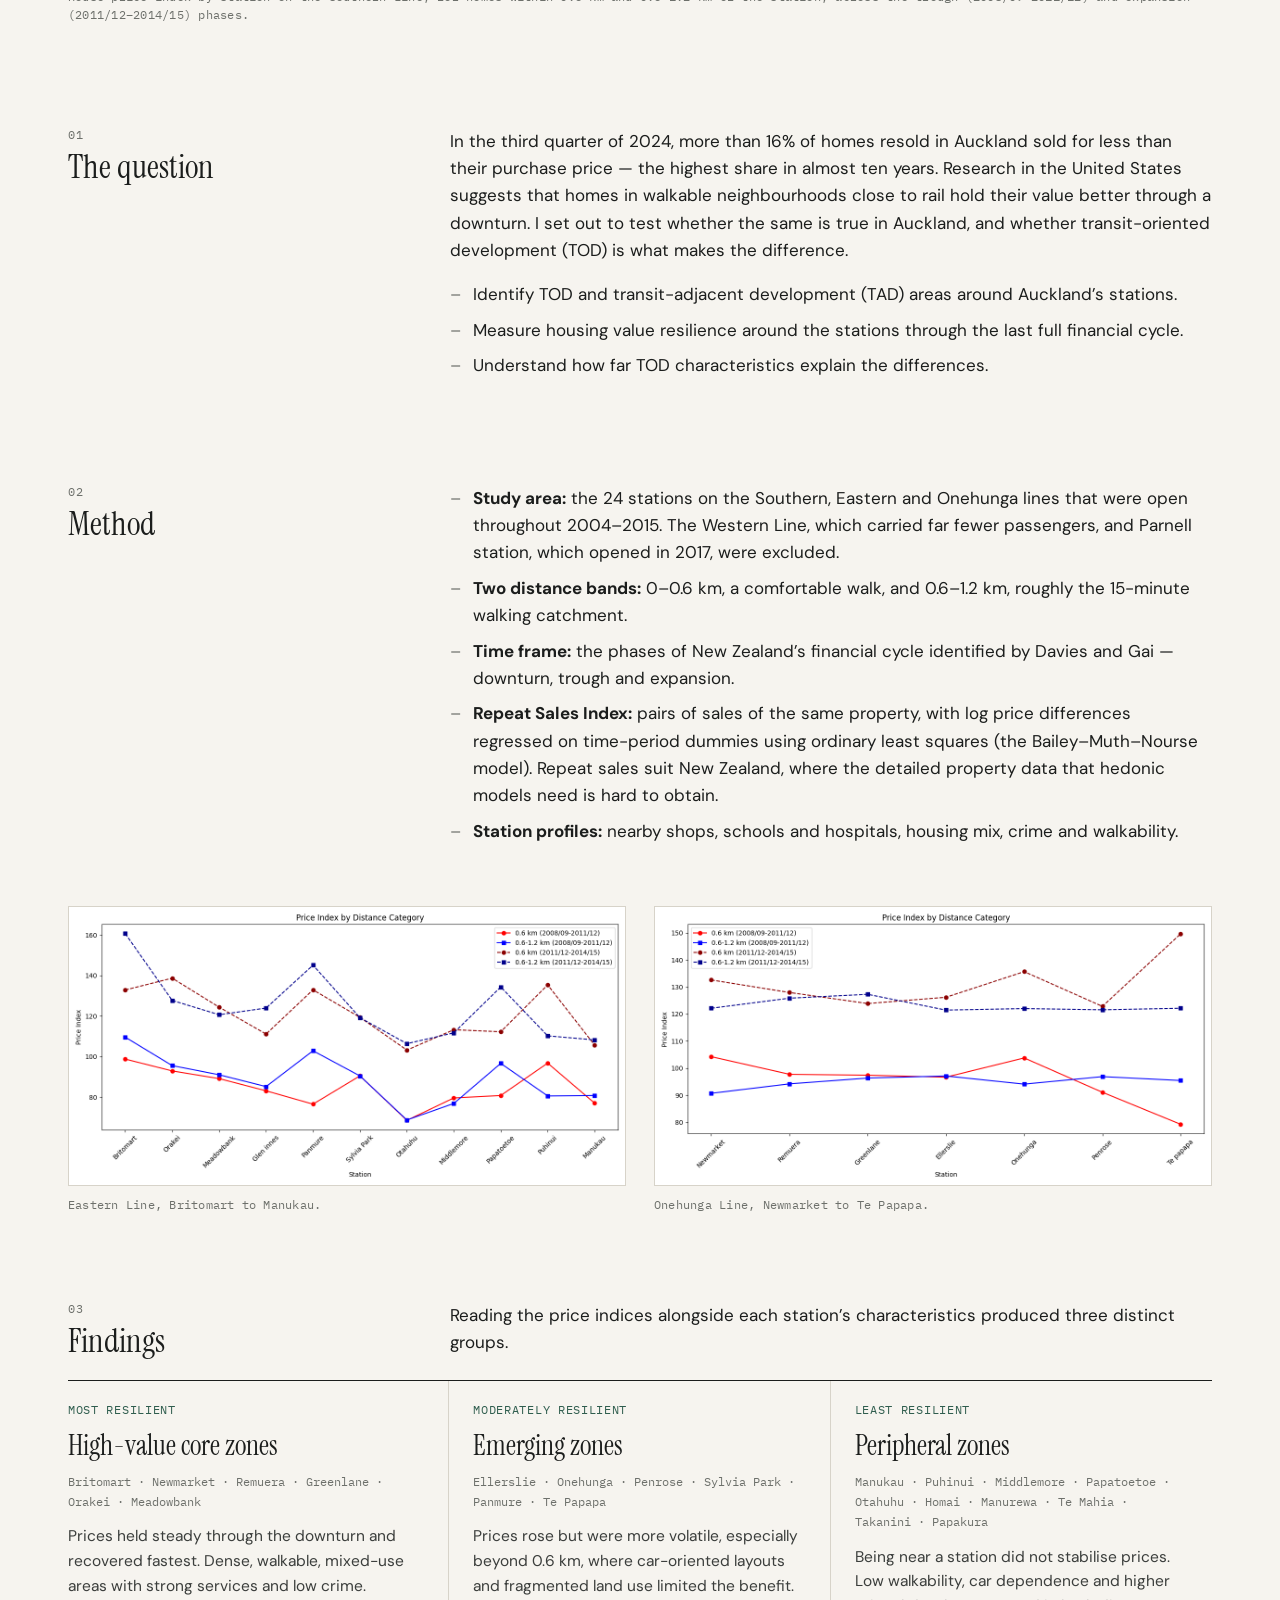
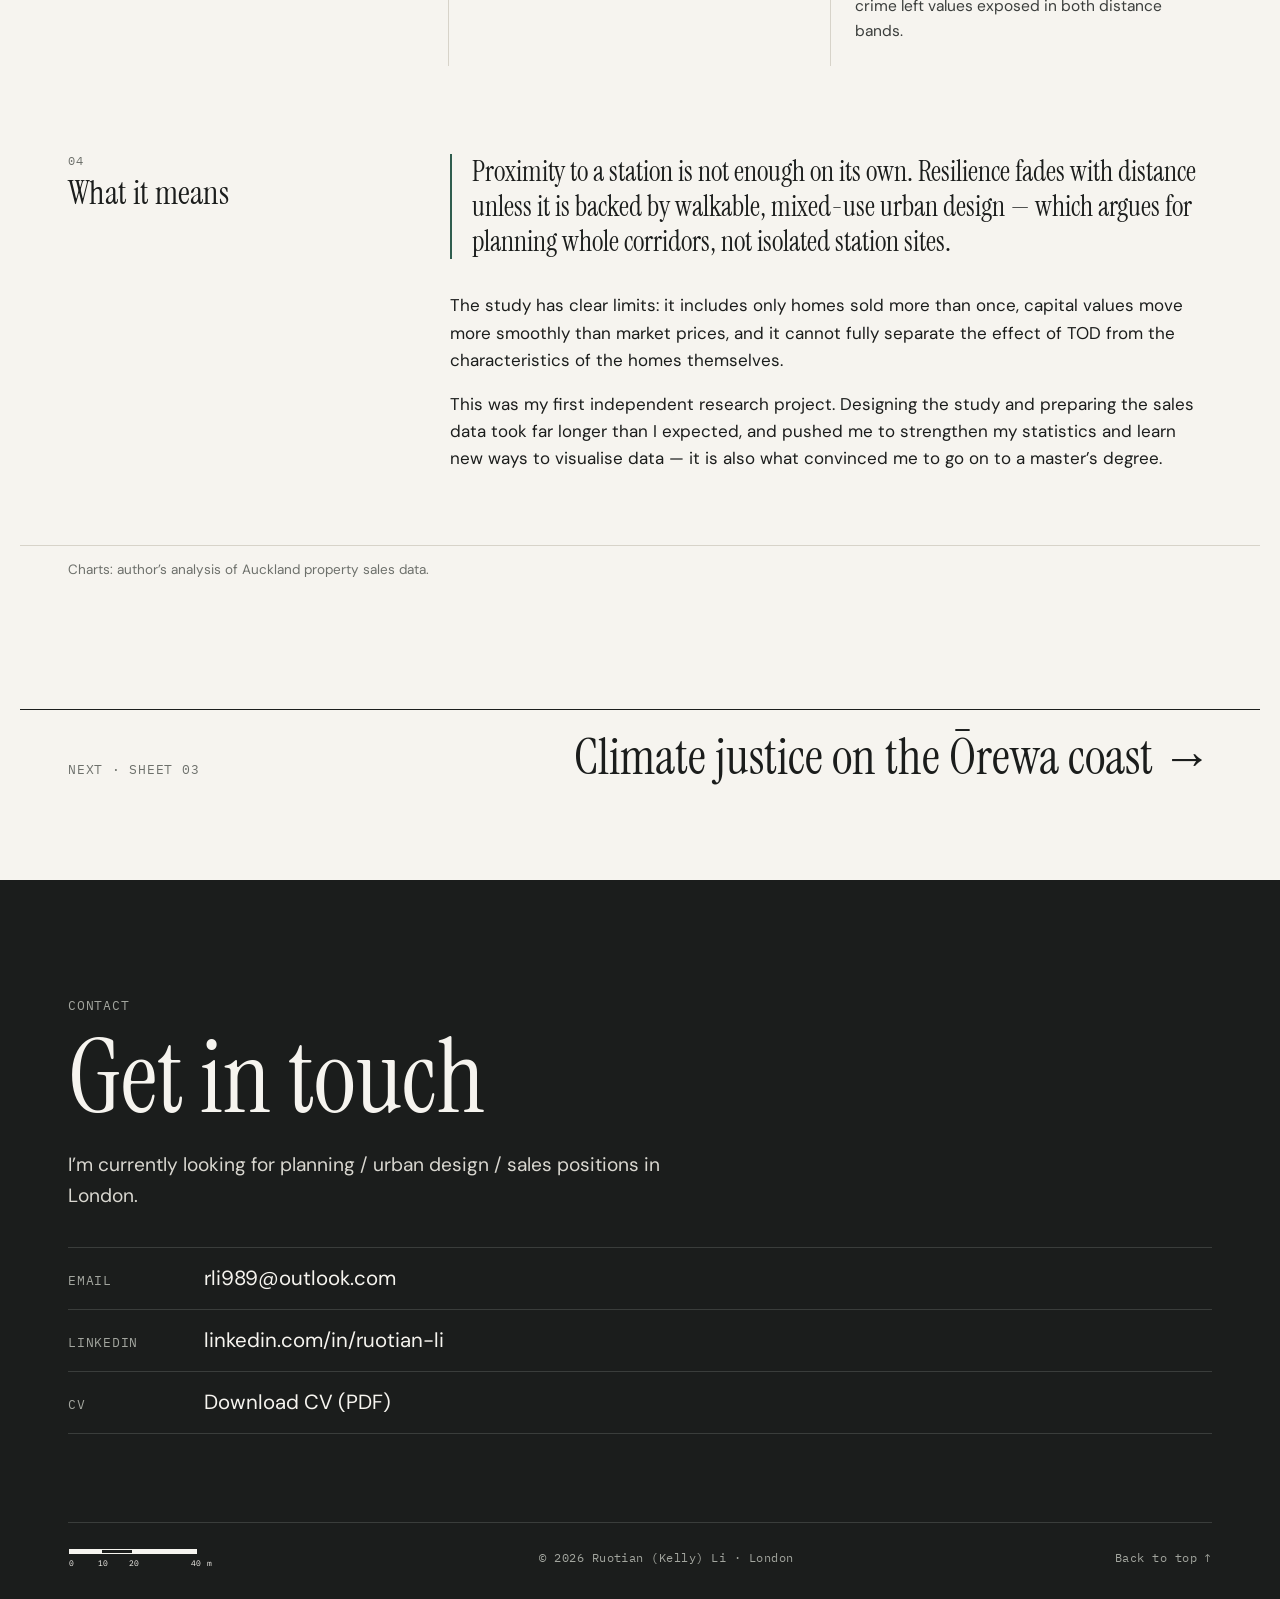
<file: projects/tod-housing-resilience.html>
<!doctype html>
<html lang="en-GB">
<head>
<meta charset="utf-8">
<meta name="viewport" content="width=device-width, initial-scale=1">
<meta name="robots" content="noindex"><!-- draft: remove before launch -->
<title>Housing resilience and transit-oriented development in Auckland — Kelly Li</title>
<meta name="description" content="Summer research scholarship, University of Auckland: a repeat-sales analysis of housing value resilience around 24 Auckland railway stations through the 2005–2015 financial cycle.">
<meta property="og:title" content="Housing resilience and transit-oriented development in Auckland">
<meta property="og:type" content="article">
<meta property="og:locale" content="en_GB">
<meta property="og:image" content="https://ruotian-li.github.io/assets/img/og-image.jpg">
<meta property="og:image:width" content="1200">
<meta property="og:image:height" content="630">
<meta property="og:image:alt" content="Kelly Li at Beachy Head, East Sussex">
<meta name="twitter:card" content="summary_large_image">
<link rel="icon" href="../assets/img/favicon.svg" type="image/svg+xml">
<link rel="preconnect" href="https://fonts.googleapis.com">
<link rel="preconnect" href="https://fonts.gstatic.com" crossorigin>
<link rel="stylesheet" href="https://fonts.googleapis.com/css2?family=DM+Sans:opsz,wght@9..40,400;9..40,500&family=IBM+Plex+Mono:wght@400;500&family=Instrument+Serif:ital@0;1&display=swap">
<link rel="stylesheet" href="../assets/css/style.css?v=2026112204">
</head>
<body id="top">
<a class="skip" href="#main">Skip to content</a>

<header class="site-header">
  <div class="wrap">
    <a class="brand" href="../index.html" aria-label="Kelly Li — home">
      <svg viewBox="0 0 14 22" aria-hidden="true"><path d="M7 1 L13 21 L7 17 Z" fill="currentColor"/><path d="M7 1 L1 21 L7 17 Z" fill="none" stroke="currentColor" stroke-width="1.1" stroke-linejoin="round"/></svg>
      <span>Kelly Li</span>
    </a>
    <nav class="nav" aria-label="Main">
      <a href="../index.html#work" aria-current="page">Work</a>
      <a href="../about.html">About</a>
      <a href="../assets/Kelly-Li-CV.pdf">CV</a>
      <a href="#contact">Contact</a>
    </nav>
  </div>
</header>

<main id="main">
<article>

  <header class="page-head wrap">
    <a class="back" href="../index.html#work">← All work</a>
    <p class="eyebrow">Sheet 02 · Research</p>
    <h1>Housing resilience and transit-oriented development in Auckland</h1>
    <p class="lede">A summer research scholarship asking whether homes close to Auckland’s railway stations hold their value better through an economic downturn — and whether that is down to the station, or to the place around it.</p>
    <dl class="facts">
      <div><dt>Dates</dt><dd>November 2024 – February 2025</dd></div>
      <div><dt>Context</dt><dd>University of Auckland Summer Research Scholarship</dd></div>
      <div><dt>Role</dt><dd>Researcher (individual project)</dd></div>
      <div><dt>Study area</dt><dd>24 stations on the Southern, Eastern and Onehunga lines</dd></div>
      <div><dt>Method</dt><dd>Repeat Sales Index with OLS regression</dd></div>
      <div><dt>Period</dt><dd>The 2005–2015 financial cycle</dd></div>
    </dl>
  </header>

  <figure class="wrap lead-figure">
    <img src="../assets/img/projects/tod/chart-southern.png" width="1200" height="600" alt="Line chart of house price indices by station along the Southern Line, for two distance bands and two economic phases">
    <figcaption>House price index by station on the Southern Line, for homes within 0.6 km and 0.6–1.2 km of the station, across the trough (2008/09–2011/12) and expansion (2011/12–2014/15) phases.</figcaption>
  </figure>

  <section class="wrap block">
    <h2><span class="num">01</span>The question</h2>
    <div class="body">
      <p>In the third quarter of 2024, more than 16% of homes resold in Auckland sold for less than their purchase price — the highest share in almost ten years. Research in the United States suggests that homes in walkable neighbourhoods close to rail hold their value better through a downturn. I set out to test whether the same is true in Auckland, and whether transit-oriented development (TOD) is what makes the difference.</p>
      <ul>
        <li>Identify TOD and transit-adjacent development (TAD) areas around Auckland’s stations.</li>
        <li>Measure housing value resilience around the stations through the last full financial cycle.</li>
        <li>Understand how far TOD characteristics explain the differences.</li>
      </ul>
    </div>
  </section>

  <section class="wrap block">
    <h2><span class="num">02</span>Method</h2>
    <div class="body">
      <ul>
        <li><strong>Study area:</strong> the 24 stations on the Southern, Eastern and Onehunga lines that were open throughout 2004–2015. The Western Line, which carried far fewer passengers, and Parnell station, which opened in 2017, were excluded.</li>
        <li><strong>Two distance bands:</strong> 0–0.6 km, a comfortable walk, and 0.6–1.2 km, roughly the 15-minute walking catchment.</li>
        <li><strong>Time frame:</strong> the phases of New Zealand’s financial cycle identified by Davies and Gai — downturn, trough and expansion.</li>
        <li><strong>Repeat Sales Index:</strong> pairs of sales of the same property, with log price differences regressed on time-period dummies using ordinary least squares (the Bailey–Muth–Nourse model). Repeat sales suit New Zealand, where the detailed property data that hedonic models need is hard to obtain.</li>
        <li><strong>Station profiles:</strong> nearby shops, schools and hospitals, housing mix, crime and walkability.</li>
      </ul>
    </div>
    <div class="figs">
      <figure><img src="../assets/img/projects/tod/chart-eastern.png" width="1200" height="600" alt="Line chart of house price indices by station along the Eastern Line" loading="lazy"><figcaption>Eastern Line, Britomart to Manukau.</figcaption></figure>
      <figure><img src="../assets/img/projects/tod/chart-onehunga.png" width="1200" height="600" alt="Line chart of house price indices by station along the Onehunga Line" loading="lazy"><figcaption>Onehunga Line, Newmarket to Te Papapa.</figcaption></figure>
    </div>
  </section>

  <section class="wrap block">
    <h2><span class="num">03</span>Findings</h2>
    <div class="body">
      <p>Reading the price indices alongside each station’s characteristics produced three distinct groups.</p>
    </div>
    <div class="typology">
      <div class="type">
        <p class="tag">Most resilient</p>
        <h3>High-value core zones</h3>
        <p class="stations">Britomart · Newmarket · Remuera · Greenlane · Orakei · Meadowbank</p>
        <p>Prices held steady through the downturn and recovered fastest. Dense, walkable, mixed-use areas with strong services and low crime.</p>
      </div>
      <div class="type">
        <p class="tag">Moderately resilient</p>
        <h3>Emerging zones</h3>
        <p class="stations">Ellerslie · Onehunga · Penrose · Sylvia Park · Panmure · Te Papapa</p>
        <p>Prices rose but were more volatile, especially beyond 0.6 km, where car-oriented layouts and fragmented land use limited the benefit.</p>
      </div>
      <div class="type">
        <p class="tag">Least resilient</p>
        <h3>Peripheral zones</h3>
        <p class="stations">Manukau · Puhinui · Middlemore · Papatoetoe · Otahuhu · Homai · Manurewa · Te Mahia · Takanini · Papakura</p>
        <p>Being near a station did not stabilise prices. Low walkability, car dependence and higher crime left values exposed in both distance bands.</p>
      </div>
    </div>
  </section>

  <section class="wrap block">
    <h2><span class="num">04</span>What it means</h2>
    <div class="body">
      <p class="pull">Proximity to a station is not enough on its own. Resilience fades with distance unless it is backed by walkable, mixed-use urban design — which argues for planning whole corridors, not isolated station sites.</p>
      <p>The study has clear limits: it includes only homes sold more than once, capital values move more smoothly than market prices, and it cannot fully separate the effect of TOD from the characteristics of the homes themselves.</p>
      <p>This was my first independent research project. Designing the study and preparing the sales data took far longer than I expected, and pushed me to strengthen my statistics and learn new ways to visualise data — it is also what convinced me to go on to a master’s degree.</p>
    </div>
  </section>

  <div class="wrap credits"><p>Charts: author’s analysis of Auckland property sales data.</p></div>

  <nav class="wrap next" aria-label="Next project">
    <p class="eyebrow">Next · Sheet 03</p>
    <a href="orewa-coastal-shelters.html">Climate justice on the Ōrewa coast →</a>
  </nav>

</article>
</main>

<footer class="site-footer" id="contact">
  <div class="wrap">
    <div class="contact">
      <p class="eyebrow">Contact</p>
      <h2>Get in touch</h2>
      <p class="avail">I’m currently looking for planning / urban design / sales positions in London.</p>
      <ul class="contact-links">
        <li><span class="mono">Email</span><a href="mailto:rli989@outlook.com">rli989@outlook.com</a></li>
        <li><span class="mono">LinkedIn</span><a href="https://www.linkedin.com/in/ruotian-li-317829247/" target="_blank" rel="noopener">linkedin.com/in/ruotian-li</a></li>
        <li><span class="mono">CV</span><a href="../assets/Kelly-Li-CV.pdf">Download CV (PDF)</a></li>
      </ul>
    </div>
    <div class="colophon">
      <svg class="scalebar" viewBox="0 0 150 26" role="img" aria-label="Scale bar">
        <g fill="currentColor" font-family="IBM Plex Mono, monospace" font-size="8">
          <rect x="1" y="4" width="32" height="5"/>
          <rect x="33.5" y="4.5" width="31" height="4" fill="none" stroke="currentColor"/>
          <rect x="65" y="4" width="64" height="5"/>
          <text x="1" y="21">0</text><text x="30" y="21">10</text><text x="61" y="21">20</text><text x="123" y="21">40 m</text>
        </g>
      </svg>
      <p>© 2026 Ruotian (Kelly) Li · London</p>
      <a href="#top">Back to top ↑</a>
    </div>
  </div>
</footer>

<script src="../assets/js/main.js?v=2026112204" defer></script>
</body>
</html>
</file>
<file: assets/css/style.css>
/* Kelly Li — portfolio stylesheet
   All site copy is British English (html lang="en-GB").
   Design tokens live in :root; change colours and type here. */

:root {
  --paper: #F6F4EF;
  --paper-2: #ECE9E1;
  --ink: #1B1D1C;
  --ink-2: #3B3E3C;
  --muted: #6D706B;
  --rule: #D7D3C9;
  --grid: rgba(27, 29, 28, 0.045);
  --accent: #2F5D4E;
  --accent-light: #A7CDBD;
  --tbc: #F4E3A1;

  --serif: "Instrument Serif", Georgia, "Times New Roman", serif;
  --sans: "DM Sans", system-ui, -apple-system, "Segoe UI", Roboto, sans-serif;
  --mono: "IBM Plex Mono", ui-monospace, "SF Mono", Menlo, monospace;

  --gutter: clamp(16px, 4vw, 48px);
  --max: 1240px;
}

*, *::before, *::after { box-sizing: border-box; }
html { -webkit-text-size-adjust: 100%; scroll-behavior: smooth; }
body {
  margin: 0;
  background: var(--paper);
  color: var(--ink);
  font-family: var(--sans);
  font-size: 17px;
  line-height: 1.6;
  -webkit-font-smoothing: antialiased;
  text-rendering: optimizeLegibility;
}
img { display: block; max-width: 100%; height: auto; }
a { color: inherit; text-decoration-thickness: 1px; text-underline-offset: 0.2em; transition: color .15s ease; }
a:hover { color: var(--accent); }
:focus-visible { outline: 2px solid var(--accent); outline-offset: 3px; }
h1, h2, h3, h4 { font-weight: 400; margin: 0; }
p { margin: 0 0 1em; }
p:last-child { margin-bottom: 0; }
ul, ol { margin: 0; padding: 0; }

.wrap { width: 100%; max-width: var(--max); margin: 0 auto; padding: 0 var(--gutter); }

.skip { position: absolute; left: -9999px; top: 0; }
.skip:focus { left: 16px; top: 12px; z-index: 100; background: var(--ink); color: var(--paper); padding: 8px 12px; }

.eyebrow, .mono {
  font-family: var(--mono);
  font-size: 12.5px;
  font-weight: 400;
  letter-spacing: 0.06em;
  text-transform: uppercase;
}
.eyebrow { color: var(--muted); margin: 0; }

/* Draft markers — every .tbc and .ph must be gone before launch */
.tbc {
  background: var(--tbc);
  color: var(--ink);
  padding: 0.05em 0.3em;
  border-radius: 2px;
  -webkit-box-decoration-break: clone;
  box-decoration-break: clone;
}

/* Image placeholder: hatched like a poché on a drawing */
.ph {
  position: relative;
  display: flex;
  align-items: flex-end;
  width: 100%;
  aspect-ratio: var(--ar, 4 / 3);
  background-color: var(--paper-2);
  background-image: repeating-linear-gradient(45deg, rgba(27, 29, 28, 0.07) 0 1px, transparent 1px 11px);
  border: 1px solid var(--rule);
}
.ph span {
  font-family: var(--mono);
  font-size: 11.5px;
  line-height: 1.4;
  letter-spacing: 0.03em;
  color: var(--muted);
  background: var(--paper);
  border: 1px solid var(--rule);
  padding: 6px 10px;
  margin: 12px;
}

/* ---------- Header ---------- */
.site-header {
  position: sticky;
  top: 0;
  z-index: 20;
  background: rgba(246, 244, 239, 0.92);
  -webkit-backdrop-filter: saturate(140%) blur(8px);
  backdrop-filter: saturate(140%) blur(8px);
  border-bottom: 1px solid var(--rule);
}
.site-header .wrap { display: flex; align-items: center; justify-content: space-between; gap: 16px; height: 64px; }
.brand { display: inline-flex; align-items: center; gap: 10px; font-family: var(--serif); font-size: 25px; line-height: 1; text-decoration: none; white-space: nowrap; }
.brand svg { width: 14px; height: 22px; flex: none; }
.nav { display: flex; gap: clamp(14px, 3vw, 32px); }
.nav a { font-family: var(--mono); font-size: 12.5px; letter-spacing: 0.06em; text-transform: uppercase; text-decoration: none; padding: 6px 0; }
.nav a[aria-current="page"] { color: var(--accent); box-shadow: inset 0 -1px 0 currentColor; }

/* ---------- Home: hero ---------- */
.hero {
  border-bottom: 1px solid var(--rule);
  background-image:
    linear-gradient(var(--grid) 1px, transparent 1px),
    linear-gradient(90deg, var(--grid) 1px, transparent 1px);
  background-size: 32px 32px;
  background-position: -1px -1px;
}
.hero .wrap {
  display: grid;
  grid-template-columns: minmax(0, 1.65fr) minmax(0, 1fr);
  gap: clamp(32px, 6vw, 96px);
  align-items: end;
  padding-top: clamp(56px, 10vw, 128px);
  padding-bottom: clamp(48px, 8vw, 104px);
}
.hero h1 {
  font-family: var(--serif);
  font-size: clamp(56px, 7.4vw, 112px);
  line-height: 0.95;
  letter-spacing: -0.015em;
  margin: 14px 0 28px;
}
.lede { font-size: clamp(18px, 1.55vw, 21px); line-height: 1.55; color: var(--ink-2); max-width: 40ch; }

.titleblock { border: 1px solid var(--ink); background: var(--paper); font-family: var(--mono); font-size: 12.5px; line-height: 1.45; }
.tb-head { display: flex; justify-content: space-between; margin: 0; padding: 10px 14px; background: var(--ink); color: var(--paper); text-transform: uppercase; letter-spacing: 0.08em; }
.titleblock dl { display: grid; grid-template-columns: auto 1fr; margin: 0; }
.titleblock dt, .titleblock dd { margin: 0; padding: 10px 14px; border-top: 1px solid var(--rule); }
.titleblock dt { color: var(--muted); text-transform: uppercase; letter-spacing: 0.06em; border-right: 1px solid var(--rule); }

/* ---------- Sections ---------- */
.section { padding: clamp(56px, 8vw, 112px) 0; }
.section-head {
  display: flex;
  justify-content: space-between;
  align-items: baseline;
  gap: 16px;
  border-bottom: 1px solid var(--ink);
  padding-bottom: 14px;
  margin-bottom: clamp(28px, 4vw, 44px);
}
.section-head h2 { font-family: var(--serif); font-size: clamp(38px, 5vw, 60px); line-height: 1; }

/* Work grid */
.grid { display: grid; grid-template-columns: repeat(2, minmax(0, 1fr)); gap: clamp(36px, 5vw, 64px) clamp(20px, 3vw, 40px); }
.card { display: block; text-decoration: none; color: inherit; }
.card:hover { color: inherit; }
.media { overflow: hidden; }
.media > * { transition: transform .5s cubic-bezier(.2, .7, .2, 1); }
.card:hover .media > * { transform: scale(1.015); }
.card .ph, .card img { aspect-ratio: 4 / 3; width: 100%; object-fit: cover; }
.card-body { padding-top: 16px; }
.card-meta { display: flex; justify-content: space-between; gap: 12px; margin: 0 0 8px; font-family: var(--mono); font-size: 12px; letter-spacing: 0.06em; text-transform: uppercase; color: var(--muted); }
.card h3 { font-family: var(--serif); font-size: clamp(25px, 2.4vw, 32px); line-height: 1.12; margin-bottom: 8px; transition: color .15s ease; }
.card:hover h3 { color: var(--accent); }
.card p { color: var(--ink-2); font-size: 15.5px; line-height: 1.55; }

.card--wide { grid-column: 1 / -1; display: grid; grid-template-columns: minmax(0, 1.75fr) minmax(0, 1fr); gap: clamp(20px, 3vw, 40px); align-items: end; }
.card--wide .ph, .card--wide img { aspect-ratio: 16 / 10; }
.card--wide .card-body { padding-top: 0; }
.card--wide h3 { font-size: clamp(30px, 3.2vw, 44px); }

/* About strip */
.section--about { border-top: 1px solid var(--rule); }
.split { display: grid; grid-template-columns: minmax(0, 1fr) minmax(0, 2.4fr); gap: 24px clamp(24px, 5vw, 80px); }
.big { font-family: var(--serif); font-size: clamp(26px, 2.8vw, 38px); line-height: 1.22; margin-bottom: 28px; }
.arrow-link { font-family: var(--mono); font-size: 13px; letter-spacing: 0.04em; text-transform: uppercase; }

/* ---------- Footer / contact ---------- */
.site-footer { background: var(--ink); color: var(--paper); }
.site-footer a:hover { color: var(--accent-light); }
.site-footer .eyebrow { color: #A3A69F; }
.contact { padding: clamp(64px, 9vw, 120px) 0 clamp(48px, 7vw, 88px); }
.contact h2 { font-family: var(--serif); font-size: clamp(52px, 8vw, 112px); line-height: 0.95; margin: 14px 0 24px; }
.avail { font-size: clamp(17px, 1.5vw, 20px); color: #D9D7D0; max-width: 46ch; margin-bottom: 36px; }
.contact-links { list-style: none; border-top: 1px solid #3A3D3B; }
.contact-links li { display: grid; grid-template-columns: 120px 1fr; gap: 16px; align-items: baseline; padding: 14px 0; border-bottom: 1px solid #3A3D3B; }
.contact-links .mono { color: #A3A69F; }
.contact-links a { font-size: clamp(18px, 1.6vw, 22px); text-decoration: none; overflow-wrap: anywhere; }
.contact-links a:hover { text-decoration: underline; }
.site-footer .tbc { color: var(--ink); }
.colophon { display: flex; flex-wrap: wrap; align-items: center; justify-content: space-between; gap: 16px 24px; padding: 22px 0 28px; border-top: 1px solid #3A3D3B; font-family: var(--mono); font-size: 12px; letter-spacing: 0.04em; color: #A3A69F; }
.colophon p { margin: 0; }
.colophon a { text-decoration: none; }
.scalebar { width: 150px; height: 26px; color: var(--paper); }

/* ---------- Project pages ---------- */
.page-head { padding-top: clamp(36px, 6vw, 72px); padding-bottom: clamp(32px, 5vw, 56px); }
.back { display: inline-block; margin-bottom: clamp(28px, 5vw, 56px); font-family: var(--mono); font-size: 12.5px; letter-spacing: 0.06em; text-transform: uppercase; text-decoration: none; color: var(--muted); }
.page-head h1 { font-family: var(--serif); font-size: clamp(42px, 6.4vw, 86px); line-height: 1.02; letter-spacing: -0.015em; margin: 14px 0 26px; max-width: 17ch; }
.page-head .lede { max-width: 56ch; }

.facts { display: grid; grid-template-columns: repeat(3, minmax(0, 1fr)); margin: clamp(32px, 5vw, 52px) 0 0; border-top: 1px solid var(--ink); }
.facts div { padding: 14px 20px 14px 0; border-bottom: 1px solid var(--rule); }
.facts dt { font-family: var(--mono); font-size: 11.5px; letter-spacing: 0.06em; text-transform: uppercase; color: var(--muted); }
.facts dd { margin: 4px 0 0; font-size: 15.5px; line-height: 1.45; }

.lead-figure { margin-bottom: clamp(8px, 2vw, 16px); }
figure { margin: 0; }
figcaption { margin-top: 10px; font-family: var(--mono); font-size: 12px; line-height: 1.5; letter-spacing: 0.02em; color: var(--muted); }

.block { display: grid; grid-template-columns: minmax(0, 1fr) minmax(0, 2.4fr); gap: 20px clamp(24px, 5vw, 80px); padding-top: clamp(48px, 7vw, 88px); }
.block h2 { font-family: var(--serif); font-size: clamp(28px, 2.6vw, 36px); line-height: 1.1; }
.block h2 .num { display: block; margin-bottom: 8px; font-family: var(--mono); font-size: 12px; letter-spacing: 0.06em; color: var(--muted); }
.block .body { max-width: 64ch; }
.block .body ul { list-style: none; margin: 0 0 1em; }
.block .body li { position: relative; padding-left: 1.4em; margin-bottom: 0.5em; }
.block .body li::before { content: "–"; position: absolute; left: 0; color: var(--muted); }
.figs { grid-column: 1 / -1; display: grid; grid-template-columns: repeat(2, minmax(0, 1fr)); gap: clamp(16px, 2.4vw, 28px); margin-top: clamp(12px, 2vw, 24px); }
.figs--one { grid-template-columns: 1fr; }
.figs img { width: 100%; cursor: zoom-in; }

.next { display: flex; justify-content: space-between; align-items: baseline; gap: 16px; margin-top: clamp(72px, 10vw, 128px); padding-top: 20px; padding-bottom: clamp(56px, 8vw, 96px); border-top: 1px solid var(--ink); }
.next a { font-family: var(--serif); font-size: clamp(28px, 4vw, 50px); line-height: 1.08; text-decoration: none; text-align: right; }

/* ---------- About page ---------- */
.about-intro { display: grid; grid-template-columns: minmax(0, 1fr) minmax(0, 1.6fr); gap: clamp(28px, 6vw, 96px); align-items: start; }
.about-intro .ph { --ar: 4 / 5; }
.portrait img, .about-thumb { width: 100%; aspect-ratio: 4 / 5; object-fit: cover; background: var(--paper-2); }
.about-thumb { max-width: 240px; margin-top: 20px; }
.about-intro .bio p { font-size: clamp(17px, 1.4vw, 19px); }
.about-intro .bio p:first-child { font-family: var(--serif); font-size: clamp(26px, 2.6vw, 34px); line-height: 1.22; }
.btn { display: inline-flex; align-items: center; gap: 10px; margin-top: 12px; padding: 12px 18px; border: 1px solid var(--ink); font-family: var(--mono); font-size: 12.5px; letter-spacing: 0.06em; text-transform: uppercase; text-decoration: none; }
.btn:hover { background: var(--ink); color: var(--paper); }

.ledger { display: grid; grid-template-columns: minmax(0, 1fr) minmax(0, 3fr); gap: 16px clamp(24px, 5vw, 80px); padding-top: clamp(48px, 7vw, 88px); }
.ledger > h2 { font-family: var(--serif); font-size: clamp(30px, 3vw, 40px); line-height: 1.05; }
.entries { list-style: none; border-top: 1px solid var(--ink); }
.entry { display: grid; grid-template-columns: 190px minmax(0, 1fr); gap: 8px 28px; padding: 20px 0; border-bottom: 1px solid var(--rule); }
.entry .when { margin: 3px 0 0; font-family: var(--mono); font-size: 12.5px; letter-spacing: 0.02em; color: var(--muted); }
.entry h3 { font-size: 19px; font-weight: 500; line-height: 1.35; }
.entry .where { margin: 2px 0 10px; color: var(--muted); font-size: 15.5px; }
.entry p, .entry li { font-size: 16px; color: var(--ink-2); }
.entry ul { list-style: none; }
.entry li { position: relative; padding-left: 1.3em; margin-bottom: 0.35em; }
.entry li::before { content: "–"; position: absolute; left: 0; color: var(--muted); }
.entry a { color: var(--accent); }

/* ---------- Lightbox ---------- */
.lightbox { padding: 0; border: 0; background: transparent; max-width: 96vw; max-height: 96vh; overflow: visible; }
.lightbox::backdrop { background: rgba(14, 15, 14, 0.92); }
.lightbox img { max-width: 94vw; max-height: 84vh; object-fit: contain; margin: 0 auto; }
.lb-cap { margin: 12px 0 0; text-align: center; font-family: var(--mono); font-size: 12px; color: #D9D7D0; }
.lb-close { position: fixed; top: 14px; right: 18px; width: 44px; height: 44px; border: 1px solid #555; border-radius: 50%; background: transparent; color: #fff; font-size: 22px; line-height: 1; cursor: pointer; }

/* ---------- Responsive ---------- */
@media (max-width: 900px) {
  .hero .wrap { grid-template-columns: 1fr; align-items: start; }
  .titleblock { max-width: 520px; }
  .card--wide { grid-template-columns: 1fr; }
  .card--wide .card-body { padding-top: 0; }
  .facts { grid-template-columns: repeat(2, minmax(0, 1fr)); }
}
@media (max-width: 760px) {
  .grid { grid-template-columns: 1fr; }
  .card .ph, .card img, .card--wide .ph, .card--wide img { aspect-ratio: 4 / 3; }
  .split, .block, .ledger, .about-intro { grid-template-columns: 1fr; }
  .about-intro .ph, .about-intro .portrait { max-width: 360px; }
  .about-thumb { max-width: 160px; margin-top: 14px; }
  .figs { grid-template-columns: 1fr; }
  .entry { grid-template-columns: 1fr; gap: 4px; }
  .contact-links li { grid-template-columns: 1fr; gap: 2px; }
}
@media (max-width: 420px) {
  body { font-size: 16px; }
  .brand { font-size: 22px; }
  .nav { gap: 12px; }
  .nav a { font-size: 11.5px; letter-spacing: 0.04em; }
  .facts { grid-template-columns: 1fr; }
}
@media (prefers-reduced-motion: reduce) {
  html { scroll-behavior: auto; }
  *, *::before, *::after { transition: none !important; }
}

/* ---------- Project media and content components ---------- */
.lead-figure img, .figs img { width: 100%; height: auto; border: 1px solid var(--rule); background: #fff; }
.figs--poster { grid-template-columns: minmax(0, 640px); }
.media.is-chart { background: #fff; border: 1px solid var(--rule); }
.card .media.is-chart img { object-fit: contain; padding: 5% 3%; }

/* Text-only card tile, for projects led by ideas or numbers rather than drawings */
.type-tile { aspect-ratio: 4 / 3; display: flex; flex-direction: column; justify-content: space-between; gap: 16px; padding: clamp(18px, 3vw, 30px); background: var(--ink); color: var(--paper); }
.type-tile--green { background: var(--accent); }
.card .type-tile .tt-label, .type-tile .tt-label { margin: 0; font-family: var(--mono); font-size: 11.5px; letter-spacing: 0.08em; text-transform: uppercase; color: rgba(246, 244, 239, 0.65); }
.card .type-tile .tt-main, .type-tile .tt-main { margin: 0; color: var(--paper); font-family: var(--serif); font-size: clamp(28px, 3.2vw, 44px); line-height: 1.06; }
.card .type-tile .tt-row, .type-tile .tt-row { margin: 0; display: flex; flex-wrap: wrap; gap: 6px 14px; font-family: var(--mono); font-size: 12px; letter-spacing: 0.03em; color: rgba(246, 244, 239, 0.8); }

/* Key figures */
.stats { grid-column: 1 / -1; display: grid; grid-template-columns: repeat(auto-fit, minmax(170px, 1fr)); border-top: 1px solid var(--ink); }
.stat { padding: 18px 20px 18px 0; border-bottom: 1px solid var(--rule); }
.stat b { display: block; font-family: var(--serif); font-weight: 400; font-size: clamp(34px, 3.4vw, 46px); line-height: 1; }
.stat span { display: block; margin-top: 8px; font-size: 14.5px; line-height: 1.4; color: var(--ink-2); }
.lead-panel { padding-top: 8px; }

/* Pull quote */
.pull { margin: 0 0 1.2em; padding-left: 20px; border-left: 2px solid var(--accent); font-family: var(--serif); font-size: clamp(22px, 2.2vw, 28px); line-height: 1.25; }

/* Station typology (three groups) */
.typology { grid-column: 1 / -1; display: grid; grid-template-columns: repeat(3, minmax(0, 1fr)); border-top: 1px solid var(--ink); }
.type { padding: 20px 24px 22px 0; border-right: 1px solid var(--rule); }
.type + .type { padding-left: 24px; }
.type:last-child { border-right: 0; }
.type .tag { font-family: var(--mono); font-size: 11.5px; letter-spacing: 0.06em; text-transform: uppercase; color: var(--accent); }
.type h3 { font-family: var(--serif); font-size: clamp(24px, 2.2vw, 30px); line-height: 1.1; margin: 8px 0 10px; }
.type .stations { font-family: var(--mono); font-size: 12px; line-height: 1.7; color: var(--muted); margin-bottom: 12px; }
.type p { font-size: 15.5px; color: var(--ink-2); }

/* Four-stage sequence */
.sequence { grid-column: 1 / -1; list-style: none; display: grid; grid-template-columns: repeat(4, minmax(0, 1fr)); border-top: 1px solid var(--ink); counter-reset: step; }
.sequence li { position: relative; padding: 18px 34px 20px 0; counter-increment: step; }
.sequence li::before { content: "0" counter(step); display: block; margin-bottom: 10px; font-family: var(--mono); font-size: 12px; color: var(--muted); }
.sequence li::after { content: "→"; position: absolute; top: 40px; right: 10px; font-size: 22px; color: var(--accent); }
.sequence li:last-child::after { content: none; }
.sequence h3 { font-family: var(--serif); font-size: clamp(24px, 2.2vw, 30px); line-height: 1.1; margin-bottom: 8px; }
.sequence p { font-size: 15px; color: var(--ink-2); }

/* Four interacting barriers */
.barriers { grid-column: 1 / -1; position: relative; display: grid; grid-template-columns: repeat(2, minmax(0, 1fr)); gap: 1px; background: var(--rule); border: 1px solid var(--rule); }
.barrier { background: var(--paper); padding: clamp(18px, 2.4vw, 28px); }
.barrier h3 { font-family: var(--serif); font-size: clamp(22px, 2vw, 27px); line-height: 1.1; margin-bottom: 6px; }
.barrier p { font-size: 15px; color: var(--ink-2); }
.barriers::after { content: "Lock-in"; position: absolute; top: 50%; left: 50%; transform: translate(-50%, -50%); padding: 8px 14px; border-radius: 999px; background: var(--ink); color: var(--paper); font-family: var(--mono); font-size: 11.5px; letter-spacing: 0.08em; text-transform: uppercase; }

/* Habit loop */
.loop { grid-column: 1 / -1; list-style: none; display: flex; flex-wrap: wrap; align-items: center; gap: 12px 0; font-size: 15px; }
.loop li { display: flex; align-items: center; }
.loop li span { padding: 9px 14px; border: 1px solid var(--ink); background: var(--paper); }
.loop li:not(:last-child)::after { content: "→"; padding: 0 10px; color: var(--accent); }
.loop li.loop-back span { border-style: dashed; color: var(--muted); }

/* Other work and credits */
.also { display: grid; grid-template-columns: minmax(0, 1fr) minmax(0, 2.4fr); gap: 10px clamp(24px, 5vw, 80px); margin-top: clamp(48px, 7vw, 80px); padding-top: 18px; border-top: 1px solid var(--rule); }
.also p { margin: 0; font-size: 15.5px; color: var(--ink-2); max-width: 70ch; }
.credits { margin-top: clamp(48px, 7vw, 72px); padding-top: 14px; border-top: 1px solid var(--rule); font-size: 13.5px; line-height: 1.55; color: var(--muted); }
.credits p { max-width: 90ch; }

@media (max-width: 900px) {
  .sequence { grid-template-columns: repeat(2, minmax(0, 1fr)); }
  .sequence li:nth-child(2)::after { content: none; }
}
@media (max-width: 760px) {
  .typology, .sequence, .barriers, .also { grid-template-columns: 1fr; }
  .type { border-right: 0; border-bottom: 1px solid var(--rule); padding-left: 0 !important; padding-right: 0; }
  .sequence li { padding-right: 0; border-bottom: 1px solid var(--rule); }
  .sequence li::after { content: none; }
  .barriers::after { display: none; }
  .figs--poster { grid-template-columns: 1fr; }
}

/* ---------- Work grid: every project mounted as a sheet on the same mat ---------- */
.card .media { display: flex; align-items: center; justify-content: center; aspect-ratio: 4 / 3; padding: clamp(16px, 7%, 44px); background: #E9E5DC; border: 0; }
.card--wide .media { aspect-ratio: 16 / 10; }
.card .media > * { transition: transform .35s cubic-bezier(.2, .7, .2, 1), box-shadow .35s ease; }
.card .media img,
.card .media .type-tile { max-width: 100%; max-height: 100%; width: auto; height: auto; aspect-ratio: auto; object-fit: contain; background: #fff; box-shadow: 0 1px 2px rgba(27, 29, 28, 0.08), 0 10px 26px rgba(27, 29, 28, 0.10); }
.card .media img.chart-sheet { padding: 3% 2%; }
.card:hover .media > * { transform: translateY(-4px); box-shadow: 0 2px 4px rgba(27, 29, 28, 0.08), 0 18px 36px rgba(27, 29, 28, 0.14); }

/* Text-only projects become title sheets, matching the drawings */
.card .media .type-tile { width: 100%; aspect-ratio: 1.414 / 1; padding: clamp(14px, 6%, 30px); color: var(--ink); border-top: 3px solid var(--accent); }
.card .type-tile .tt-label { color: var(--accent); }
.card .type-tile .tt-main { color: var(--ink); font-size: clamp(24px, 2.4vw, 34px); }
.card .type-tile .tt-row { color: var(--muted); padding-top: 10px; border-top: 1px solid var(--rule); }

/* Data table (e.g. feasibility results) */
.data-table { width: 100%; max-width: 560px; border-collapse: collapse; margin: 8px 0 1em; font-size: 15.5px; }
.data-table caption { caption-side: top; text-align: left; padding-bottom: 8px; font-family: var(--mono); font-size: 12px; letter-spacing: 0.06em; text-transform: uppercase; color: var(--accent); }
.data-table th { padding: 8px 12px 8px 0; border-bottom: 1px solid var(--ink); text-align: left; font-family: var(--mono); font-size: 12px; font-weight: 400; letter-spacing: 0.04em; text-transform: uppercase; color: var(--muted); }
.data-table td { padding: 10px 12px 10px 0; border-bottom: 1px solid var(--rule); font-variant-numeric: tabular-nums; }
.data-table th:not(:first-child), .data-table td:not(:first-child) { text-align: right; }
</file>
